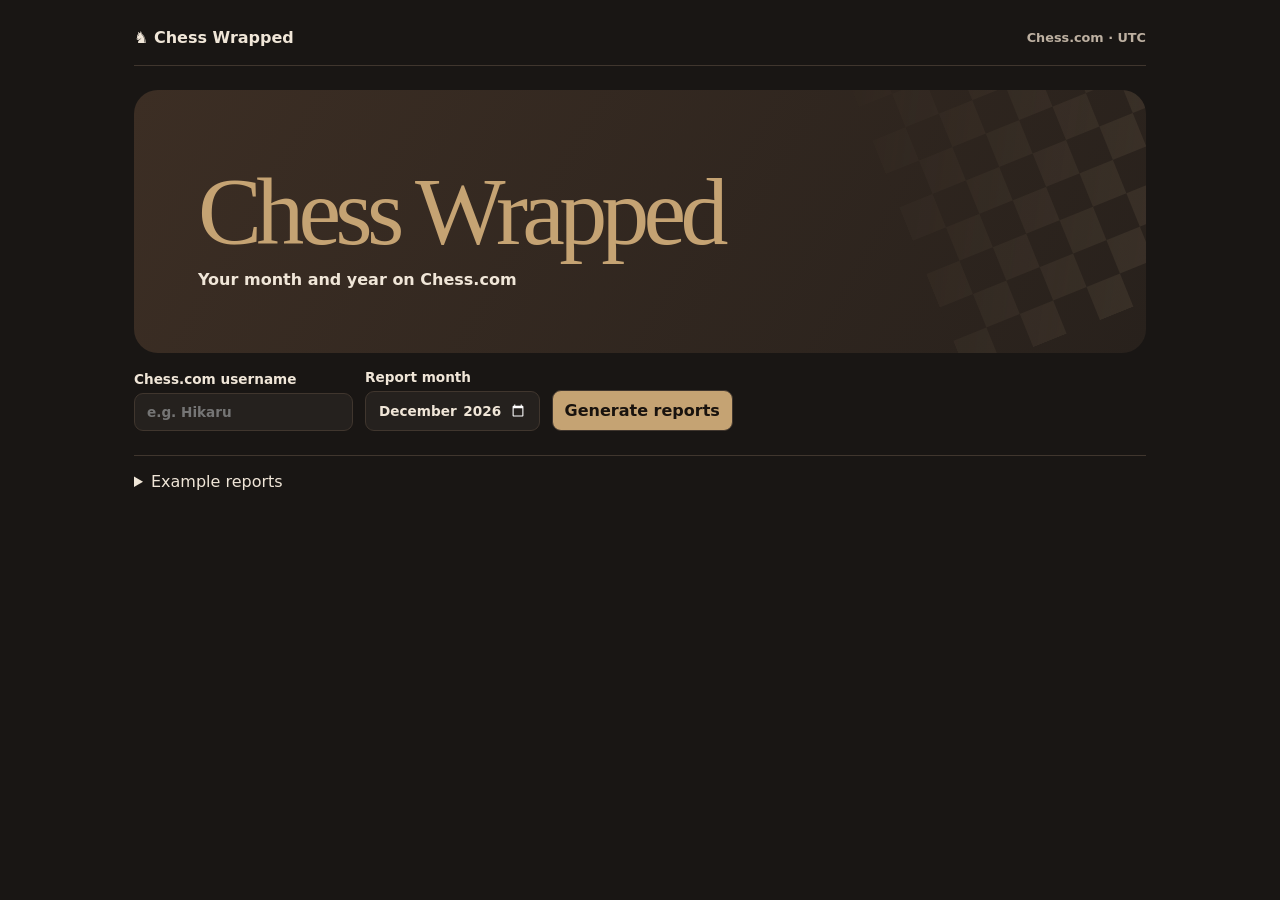
<file: index.html>
<!doctype html>
<html lang="en"><head><meta charset="utf-8"><meta name="viewport" content="width=device-width, initial-scale=1">
<title>Chess Wrapped</title><link rel="stylesheet" href="report.css"><style>

form{display:flex;flex-wrap:wrap;align-items:end;gap:12px}
label{display:grid;gap:6px;font-size:.85rem;font-weight:650}
input,button{font:inherit;padding:10px 12px;border-radius:9px;border:1px solid var(--line)}
input{background:var(--panel);color:var(--ink)}
button{cursor:pointer;background:var(--gold);color:#19130e;font-weight:700}
button:disabled{opacity:.65;cursor:wait}
button[aria-pressed="false"]{background:var(--panel);color:var(--ink)}
#controls[hidden]{display:none}
#controls{display:flex;gap:8px;flex-wrap:wrap;align-items:center}
#status{color:var(--muted)}
#examples{margin-top:24px;border-top:1px solid var(--line);padding-top:16px}
#examples a{display:inline-block;color:var(--gold);margin:8px 16px 0 0}
#report{margin-top:12px}
</style></head><body>
<main>
<header><span>♞ Chess Wrapped</span><span>Chess.com · UTC</span></header>
<section class="hero" id="intro"><h1>Chess Wrapped</h1><p>Your month and year on Chess.com</p></section>
<form id="lookup">
<label>Chess.com username<input name="username" type="text" required maxlength="64" autocomplete="off" spellcheck="false" placeholder="e.g. Hikaru"></label>
<label>Report month<input name="month" type="month" required min="2007-01"></label>
<button type="submit">Generate reports</button>
</form>
<p id="status" role="status" aria-live="polite"></p>
<div id="controls" hidden>
<button type="button" id="monthly" aria-pressed="true">Monthly</button>
<button type="button" id="yearly" aria-pressed="false">Yearly</button>
<button type="button" id="download">Download HTML</button>
</div>
<div id="report"></div>
<details id="examples"><summary>Example reports</summary>
<a href="demo-knightshift-2026-11.html">Knightshift · November</a>
<a href="demo-knightshift-2026.html">Knightshift · 2026</a>
<a href="hikaru-2026-11.html">Hikaru · November</a>
<a href="hikaru-2026.html">Hikaru · 2026</a>
</details>
</main>
<script type="module" src="app.js"></script>
</body></html>
</file>
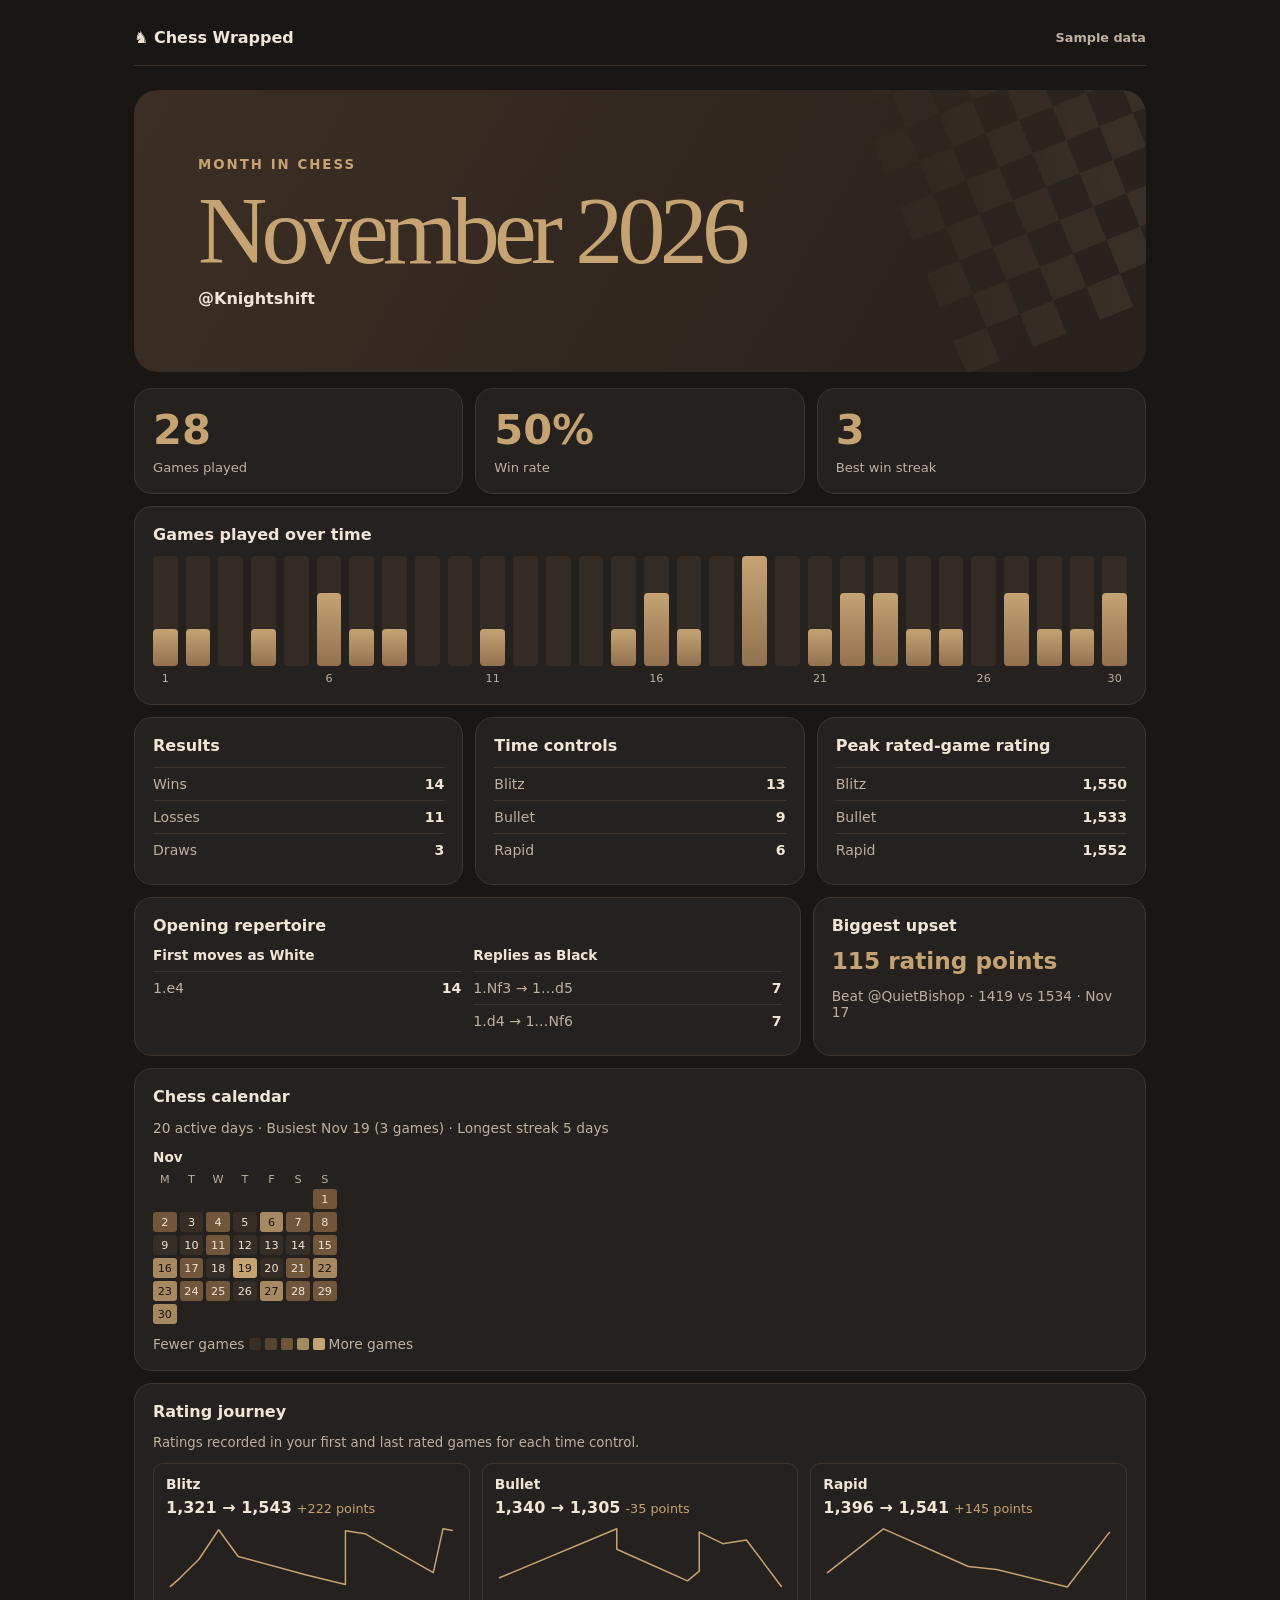
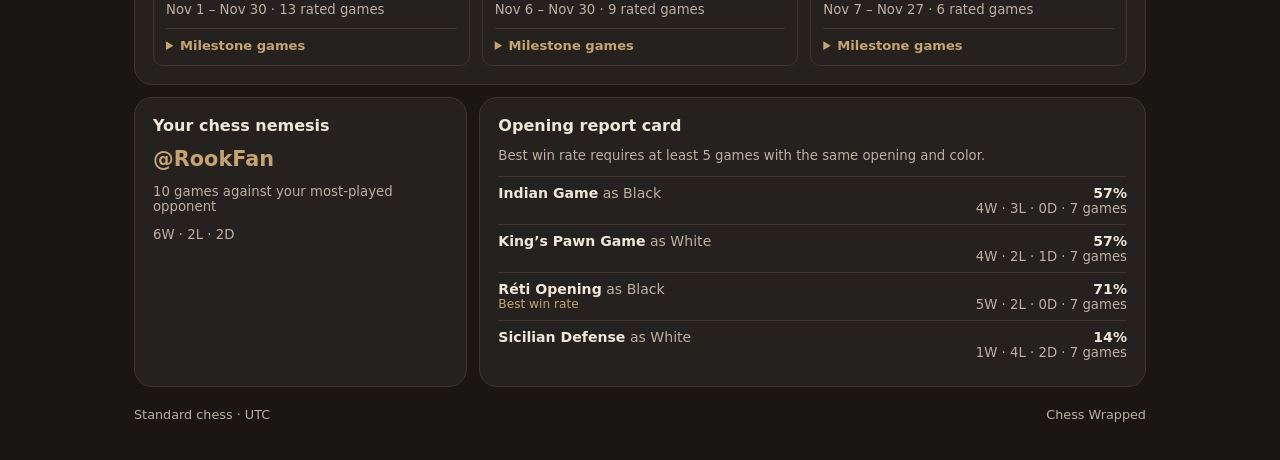
<file: demo-knightshift-2026-11.html>
<!doctype html>
<html lang="en">
<head>
<meta charset="utf-8">
<meta name="viewport" content="width=device-width, initial-scale=1">
<title>Knightshift · November 2026 · Chess Wrapped</title>
<style>
:root{color-scheme:dark;--ink:#f0e6d8;--muted:#bdb0a1;--gold:#c5a373;--panel:#25211e;--line:#40362e}
*{box-sizing:border-box}
body{margin:0;background:#191614;color:var(--ink);font:16px system-ui,sans-serif}
main{max-width:1060px;margin:auto;padding:28px 24px 38px}
header,footer{display:flex;justify-content:space-between;gap:1rem;align-items:center}
header{border-bottom:1px solid var(--line);padding-bottom:18px;font-weight:700}
header span:last-child,footer{color:var(--muted);font-size:.8rem}
.hero{position:relative;isolation:isolate;overflow:hidden;background:linear-gradient(120deg,#3c2e24,#28211c);color:var(--ink);border-radius:24px;padding:clamp(24px,6vw,64px);margin:24px 0 16px}
.hero::after{content:"";position:absolute;z-index:-1;width:360px;height:360px;right:-100px;top:-130px;transform:rotate(-22deg);background:repeating-conic-gradient(#d9bd9422 0% 25%,transparent 0% 50%) 0/72px 72px;mask-image:linear-gradient(120deg,transparent,#000)}
h1{font:500 clamp(2.7rem,8vw,6rem)/.96 Georgia,serif;letter-spacing:-.06em;margin:12px 0}
.hero h1,.hero small{color:var(--gold)}
.hero p{margin:0;font-weight:700;overflow-wrap:anywhere}
.hero small{text-transform:uppercase;letter-spacing:.15em;font-weight:800}
.tiles,.details{display:grid;grid-template-columns:repeat(3,minmax(0,1fr));gap:12px}
.tile,article{background:var(--panel);border:1px solid var(--line);border-radius:18px;padding:18px}
.tile strong{display:block;color:var(--gold);font-size:clamp(1.3rem,4vw,2.6rem);line-height:1.1}
.tile span{display:block;color:var(--muted);font-size:.82rem;margin-top:7px}
.activity{margin:12px 0}
h2{font-size:1rem;margin:0 0 12px}
.chart{height:130px;display:flex;gap:clamp(2px,.7vw,8px);padding:0 0 20px}
.bar{flex:1;min-width:0;position:relative;display:flex;align-items:flex-end;background:#342b24;border-radius:4px}
.bar span{width:100%;background:linear-gradient(#c5a373,#92714f);border-radius:4px}
.bar small{position:absolute;left:50%;transform:translateX(-50%);bottom:-19px;color:var(--muted);font-size:clamp(.5rem,1.6vw,.7rem)}
ul{margin:0;padding:0;list-style:none}
li{display:flex;justify-content:space-between;gap:10px;padding:8px 0;border-top:1px solid var(--line);color:var(--muted);font-size:.88rem}
li strong{color:var(--ink)}
footer{margin-top:20px}
@media(max-width:560px){main{padding:20px 12px}.details{grid-template-columns:1fr}.tile{padding:12px}.tile span{font-size:.72rem}}
@media print{body{-webkit-print-color-adjust:exact;print-color-adjust:exact}}
.report-highlights{display:grid;grid-template-columns:2fr 1fr;gap:12px;margin-top:12px}
.report-highlights h3{font-size:.85rem;margin:0 0 8px}
.report-highlights p,.calendar-legend{font-size:.86rem;color:var(--muted)}
.opening-columns{display:grid;grid-template-columns:repeat(2,minmax(0,1fr));gap:12px}
.upset-gap{font-size:1.45rem;color:var(--gold)}
.report-highlights a{color:var(--gold);text-underline-offset:.2em}
.chess-calendar{grid-column:1/-1}
.calendar-months{display:grid;grid-template-columns:repeat(auto-fill,minmax(152px,1fr));gap:14px}
.calendar-month{max-width:230px;width:100%}
.calendar-grid{display:grid;grid-template-columns:repeat(7,minmax(0,1fr));gap:3px;text-align:center;font-size:.7rem;color:var(--muted)}
.calendar-day{display:grid;place-items:center;min-height:20px;border-radius:3px;color:var(--ink)}
.calendar-legend{display:flex;gap:4px;align-items:center;margin-top:12px}
.calendar-legend span{display:inline-block;width:12px;height:12px;border-radius:2px}
.level-0{background:#352d26}
.level-1{background:#574533}
.level-2{background:#71563c;color:var(--ink)}
.level-3{background:#a78961;color:#19130e}
.level-4{background:var(--gold);color:#19130e}
@media(max-width:680px){.report-highlights{grid-template-columns:1fr}}
.performance{display:grid;grid-template-columns:1fr 2fr;gap:12px;margin-top:12px}
.performance h3{font-size:.86rem;margin:0 0 6px}
.performance p,.rating-dates,.opening-score span{font-size:.83rem;color:var(--muted)}
.rating-journey{grid-column:1/-1}
.rating-series-grid{display:grid;grid-template-columns:repeat(auto-fit,minmax(min(100%,195px),1fr));gap:12px}
.rating-series{padding:12px;border:1px solid var(--line);border-radius:10px}
.rating-change{display:inline-block;margin-left:5px;color:var(--gold);font-size:.8rem}
.rating-series svg{display:block;width:100%;margin:6px 0;color:var(--gold)}
.rating-series polyline{fill:none;stroke:currentColor;stroke-width:1.5;vector-effect:non-scaling-stroke;stroke-linejoin:round}
.rating-series circle{fill:currentColor}
.performance-leader{font-size:1.3rem;color:var(--gold);overflow-wrap:anywhere}
.opening-score{text-align:right;flex-shrink:0}
.opening-score span{display:block}
.opening-best{display:block;color:var(--gold);font-size:.76rem}
.opening-replays a{color:var(--gold);display:inline-block;margin:4px 8px 0 0;font-size:.76rem;text-underline-offset:.15em}
@media(max-width:680px){.performance{grid-template-columns:1fr}.opening-score{white-space:normal;max-width:45%}}
.rating-milestones{margin-top:10px;border-top:1px solid var(--line);padding-top:9px;font-size:.82rem}
.rating-milestones summary{cursor:pointer;color:var(--gold);font-weight:650}
.rating-milestones ul{margin-top:8px}
.rating-milestones li span,.rating-milestones li a{display:block;margin-top:3px;overflow-wrap:anywhere}
.rating-milestones a{color:var(--gold);text-underline-offset:.18em}
</style>
</head>
<body>
<main>
<header><span>♞ Chess Wrapped</span><span>Sample data</span></header>
<section class="hero"><small>Month in chess</small><h1>November 2026</h1><p>@Knightshift</p></section>

<section class="tiles" aria-label="Highlights"><div class="tile"><strong>28</strong><span>Games played</span></div><div class="tile"><strong>50%</strong><span>Win rate</span></div><div class="tile"><strong>3</strong><span>Best win streak</span></div></section>
<article class="activity"><h2>Games played over time</h2><div class="chart"><div class="bar" title="1: 1 games"><span style="height:33.33%"></span><small>1</small></div><div class="bar" title="2: 1 games"><span style="height:33.33%"></span><small></small></div><div class="bar" title="3: 0 games"><span style="height:0.00%"></span><small></small></div><div class="bar" title="4: 1 games"><span style="height:33.33%"></span><small></small></div><div class="bar" title="5: 0 games"><span style="height:0.00%"></span><small></small></div><div class="bar" title="6: 2 games"><span style="height:66.67%"></span><small>6</small></div><div class="bar" title="7: 1 games"><span style="height:33.33%"></span><small></small></div><div class="bar" title="8: 1 games"><span style="height:33.33%"></span><small></small></div><div class="bar" title="9: 0 games"><span style="height:0.00%"></span><small></small></div><div class="bar" title="10: 0 games"><span style="height:0.00%"></span><small></small></div><div class="bar" title="11: 1 games"><span style="height:33.33%"></span><small>11</small></div><div class="bar" title="12: 0 games"><span style="height:0.00%"></span><small></small></div><div class="bar" title="13: 0 games"><span style="height:0.00%"></span><small></small></div><div class="bar" title="14: 0 games"><span style="height:0.00%"></span><small></small></div><div class="bar" title="15: 1 games"><span style="height:33.33%"></span><small></small></div><div class="bar" title="16: 2 games"><span style="height:66.67%"></span><small>16</small></div><div class="bar" title="17: 1 games"><span style="height:33.33%"></span><small></small></div><div class="bar" title="18: 0 games"><span style="height:0.00%"></span><small></small></div><div class="bar" title="19: 3 games"><span style="height:100.00%"></span><small></small></div><div class="bar" title="20: 0 games"><span style="height:0.00%"></span><small></small></div><div class="bar" title="21: 1 games"><span style="height:33.33%"></span><small>21</small></div><div class="bar" title="22: 2 games"><span style="height:66.67%"></span><small></small></div><div class="bar" title="23: 2 games"><span style="height:66.67%"></span><small></small></div><div class="bar" title="24: 1 games"><span style="height:33.33%"></span><small></small></div><div class="bar" title="25: 1 games"><span style="height:33.33%"></span><small></small></div><div class="bar" title="26: 0 games"><span style="height:0.00%"></span><small>26</small></div><div class="bar" title="27: 2 games"><span style="height:66.67%"></span><small></small></div><div class="bar" title="28: 1 games"><span style="height:33.33%"></span><small></small></div><div class="bar" title="29: 1 games"><span style="height:33.33%"></span><small></small></div><div class="bar" title="30: 2 games"><span style="height:66.67%"></span><small>30</small></div></div></article>
<section class="details">
<article><h2>Results</h2><ul><li>Wins<strong>14</strong></li><li>Losses<strong>11</strong></li><li>Draws<strong>3</strong></li></ul></article>
<article><h2>Time controls</h2><ul><li>Blitz<strong>13</strong></li><li>Bullet<strong>9</strong></li><li>Rapid<strong>6</strong></li></ul></article>
<article><h2>Peak rated-game rating</h2><ul><li>Blitz<strong>1,550</strong></li><li>Bullet<strong>1,533</strong></li><li>Rapid<strong>1,552</strong></li></ul></article>
</section>

    <section class="report-highlights">
      <article><h2>Opening repertoire</h2><div class="opening-columns">
        <div><h3>First moves as White</h3><ul><li>1.e4<strong>14</strong></li></ul></div>
        <div><h3>Replies as Black</h3><ul><li>1.Nf3 → 1…d5<strong>7</strong></li><li>1.d4 → 1…Nf6<strong>7</strong></li></ul></div>
      </div></article>
      <article><h2>Biggest upset</h2><strong class="upset-gap">115 rating points</strong><p>Beat @QuietBishop · 1419 vs 1534 · Nov 17</p></article>
      <article class="chess-calendar"><h2>Chess calendar</h2><p>20 active days · Busiest Nov 19 (3 games) · Longest streak 5 days</p>
        <div class="calendar-months"><div class="calendar-month"><h3>Nov</h3><div class="calendar-grid"><span>M</span><span>T</span><span>W</span><span>T</span><span>F</span><span>S</span><span>S</span><span class="calendar-pad" aria-hidden="true"></span><span class="calendar-pad" aria-hidden="true"></span><span class="calendar-pad" aria-hidden="true"></span><span class="calendar-pad" aria-hidden="true"></span><span class="calendar-pad" aria-hidden="true"></span><span class="calendar-pad" aria-hidden="true"></span><span class="calendar-day level-2" role="img" aria-label="Nov 1 · 1 game" title="Nov 1 · 1 game">1</span><span class="calendar-day level-2" role="img" aria-label="Nov 2 · 1 game" title="Nov 2 · 1 game">2</span><span class="calendar-day level-0" role="img" aria-label="Nov 3 · 0 games" title="Nov 3 · 0 games">3</span><span class="calendar-day level-2" role="img" aria-label="Nov 4 · 1 game" title="Nov 4 · 1 game">4</span><span class="calendar-day level-0" role="img" aria-label="Nov 5 · 0 games" title="Nov 5 · 0 games">5</span><span class="calendar-day level-3" role="img" aria-label="Nov 6 · 2 games" title="Nov 6 · 2 games">6</span><span class="calendar-day level-2" role="img" aria-label="Nov 7 · 1 game" title="Nov 7 · 1 game">7</span><span class="calendar-day level-2" role="img" aria-label="Nov 8 · 1 game" title="Nov 8 · 1 game">8</span><span class="calendar-day level-0" role="img" aria-label="Nov 9 · 0 games" title="Nov 9 · 0 games">9</span><span class="calendar-day level-0" role="img" aria-label="Nov 10 · 0 games" title="Nov 10 · 0 games">10</span><span class="calendar-day level-2" role="img" aria-label="Nov 11 · 1 game" title="Nov 11 · 1 game">11</span><span class="calendar-day level-0" role="img" aria-label="Nov 12 · 0 games" title="Nov 12 · 0 games">12</span><span class="calendar-day level-0" role="img" aria-label="Nov 13 · 0 games" title="Nov 13 · 0 games">13</span><span class="calendar-day level-0" role="img" aria-label="Nov 14 · 0 games" title="Nov 14 · 0 games">14</span><span class="calendar-day level-2" role="img" aria-label="Nov 15 · 1 game" title="Nov 15 · 1 game">15</span><span class="calendar-day level-3" role="img" aria-label="Nov 16 · 2 games" title="Nov 16 · 2 games">16</span><span class="calendar-day level-2" role="img" aria-label="Nov 17 · 1 game" title="Nov 17 · 1 game">17</span><span class="calendar-day level-0" role="img" aria-label="Nov 18 · 0 games" title="Nov 18 · 0 games">18</span><span class="calendar-day level-4" role="img" aria-label="Nov 19 · 3 games" title="Nov 19 · 3 games">19</span><span class="calendar-day level-0" role="img" aria-label="Nov 20 · 0 games" title="Nov 20 · 0 games">20</span><span class="calendar-day level-2" role="img" aria-label="Nov 21 · 1 game" title="Nov 21 · 1 game">21</span><span class="calendar-day level-3" role="img" aria-label="Nov 22 · 2 games" title="Nov 22 · 2 games">22</span><span class="calendar-day level-3" role="img" aria-label="Nov 23 · 2 games" title="Nov 23 · 2 games">23</span><span class="calendar-day level-2" role="img" aria-label="Nov 24 · 1 game" title="Nov 24 · 1 game">24</span><span class="calendar-day level-2" role="img" aria-label="Nov 25 · 1 game" title="Nov 25 · 1 game">25</span><span class="calendar-day level-0" role="img" aria-label="Nov 26 · 0 games" title="Nov 26 · 0 games">26</span><span class="calendar-day level-3" role="img" aria-label="Nov 27 · 2 games" title="Nov 27 · 2 games">27</span><span class="calendar-day level-2" role="img" aria-label="Nov 28 · 1 game" title="Nov 28 · 1 game">28</span><span class="calendar-day level-2" role="img" aria-label="Nov 29 · 1 game" title="Nov 29 · 1 game">29</span><span class="calendar-day level-3" role="img" aria-label="Nov 30 · 2 games" title="Nov 30 · 2 games">30</span></div></div></div>
        <div class="calendar-legend">Fewer games <span class="level-0"></span><span class="level-1"></span><span class="level-2"></span><span class="level-3"></span><span class="level-4"></span> More games</div>
      </article>
    </section>
<section class="performance">
      <article class="rating-journey"><h2>Rating journey</h2><p>Ratings recorded in your first and last rated games for each time control.</p><div class="rating-series-grid"><div class="rating-series"><h3>Blitz</h3>
      <strong>1,321 → 1,543</strong><span class="rating-change">+222 points</span>
      <svg viewBox="0 0 300 72" role="img" aria-label="Rating chart, low 1321, high 1550">
        <polyline points="4.0,66.0 14.1,57.1 34.2,37.2 54.3,7.0 74.5,34.6 145.0,53.7 185.2,63.4 185.2,8.1 205.4,11.0 215.4,17.0 275.9,51.3 285.9,6.0 296.0,7.8"/></svg>
      <span class="rating-dates">Nov 1 – Nov 30 · 13 rated games</span>
      <details class="rating-milestones"><summary>Milestone games</summary><ul><li><div><strong>First · 1,321</strong><span>Nov 1 · Win · vs @RookFan</span></div></li><li><div><strong>Peak rating · 1,550</strong><span>Nov 29 · Loss · vs @CastleClub</span></div></li><li><div><strong>Last · 1,543</strong><span>Nov 30 · Loss · vs @RookFan</span></div></li></ul></details></div><div class="rating-series"><h3>Bullet</h3>
      <strong>1,340 → 1,305</strong><span class="rating-change">-35 points</span>
      <svg viewBox="0 0 300 72" role="img" aria-label="Rating chart, low 1305, high 1533">
        <polyline points="4.0,56.8 125.7,6.0 125.7,27.1 198.7,59.7 210.8,49.7 210.8,9.4 235.2,21.3 259.5,17.6 296.0,66.0"/></svg>
      <span class="rating-dates">Nov 6 – Nov 30 · 9 rated games</span>
      <details class="rating-milestones"><summary>Milestone games</summary><ul><li><div><strong>First · 1,340</strong><span>Nov 6 · Win · vs @RookFan</span></div></li><li><div><strong>Peak rating · 1,533</strong><span>Nov 16 · Loss · vs @QuietBishop</span></div></li><li><div><strong>Last · 1,305</strong><span>Nov 30 · Loss · vs @CastleClub</span></div></li></ul></details></div><div class="rating-series"><h3>Rapid</h3>
      <strong>1,396 → 1,541</strong><span class="rating-change">+145 points</span>
      <svg viewBox="0 0 300 72" role="img" aria-label="Rating chart, low 1347, high 1552">
        <polyline points="4.0,51.7 62.4,6.0 150.0,44.9 179.2,47.9 252.2,66.0 296.0,9.2"/></svg>
      <span class="rating-dates">Nov 7 – Nov 27 · 6 rated games</span>
      <details class="rating-milestones"><summary>Milestone games</summary><ul><li><div><strong>First · 1,396</strong><span>Nov 7 · Win · vs @QuietBishop</span></div></li><li><div><strong>Peak rating · 1,552</strong><span>Nov 11 · Win · vs @RookFan</span></div></li><li><div><strong>Last · 1,541</strong><span>Nov 27 · Loss · vs @QuietBishop</span></div></li></ul></details></div></div></article>
      <article><h2>Your chess nemesis</h2><strong class="performance-leader">@RookFan</strong><p>10 games against your most-played opponent</p><p>6W · 2L · 2D</p></article>
      <article><h2>Opening report card</h2><p>Best win rate requires at least 5 games with the same opening and color.</p><ul><li><div><strong>Indian Game</strong> <span>as Black</span>
          <div class="opening-replays"></div></div>
          <div class="opening-score"><strong>57%</strong><span>4W · 3L · 0D · 7 games</span></div></li><li><div><strong>King’s Pawn Game</strong> <span>as White</span>
          <div class="opening-replays"></div></div>
          <div class="opening-score"><strong>57%</strong><span>4W · 2L · 1D · 7 games</span></div></li><li><div><strong>Réti Opening</strong> <span>as Black</span>
          <span class="opening-best">Best win rate</span><div class="opening-replays"></div></div>
          <div class="opening-score"><strong>71%</strong><span>5W · 2L · 0D · 7 games</span></div></li><li><div><strong>Sicilian Defense</strong> <span>as White</span>
          <div class="opening-replays"></div></div>
          <div class="opening-score"><strong>14%</strong><span>1W · 4L · 2D · 7 games</span></div></li></ul></article>
    </section>
<footer><span>Standard chess · UTC</span><span>Chess Wrapped</span></footer>
</main>
</body>
</html>
</file>
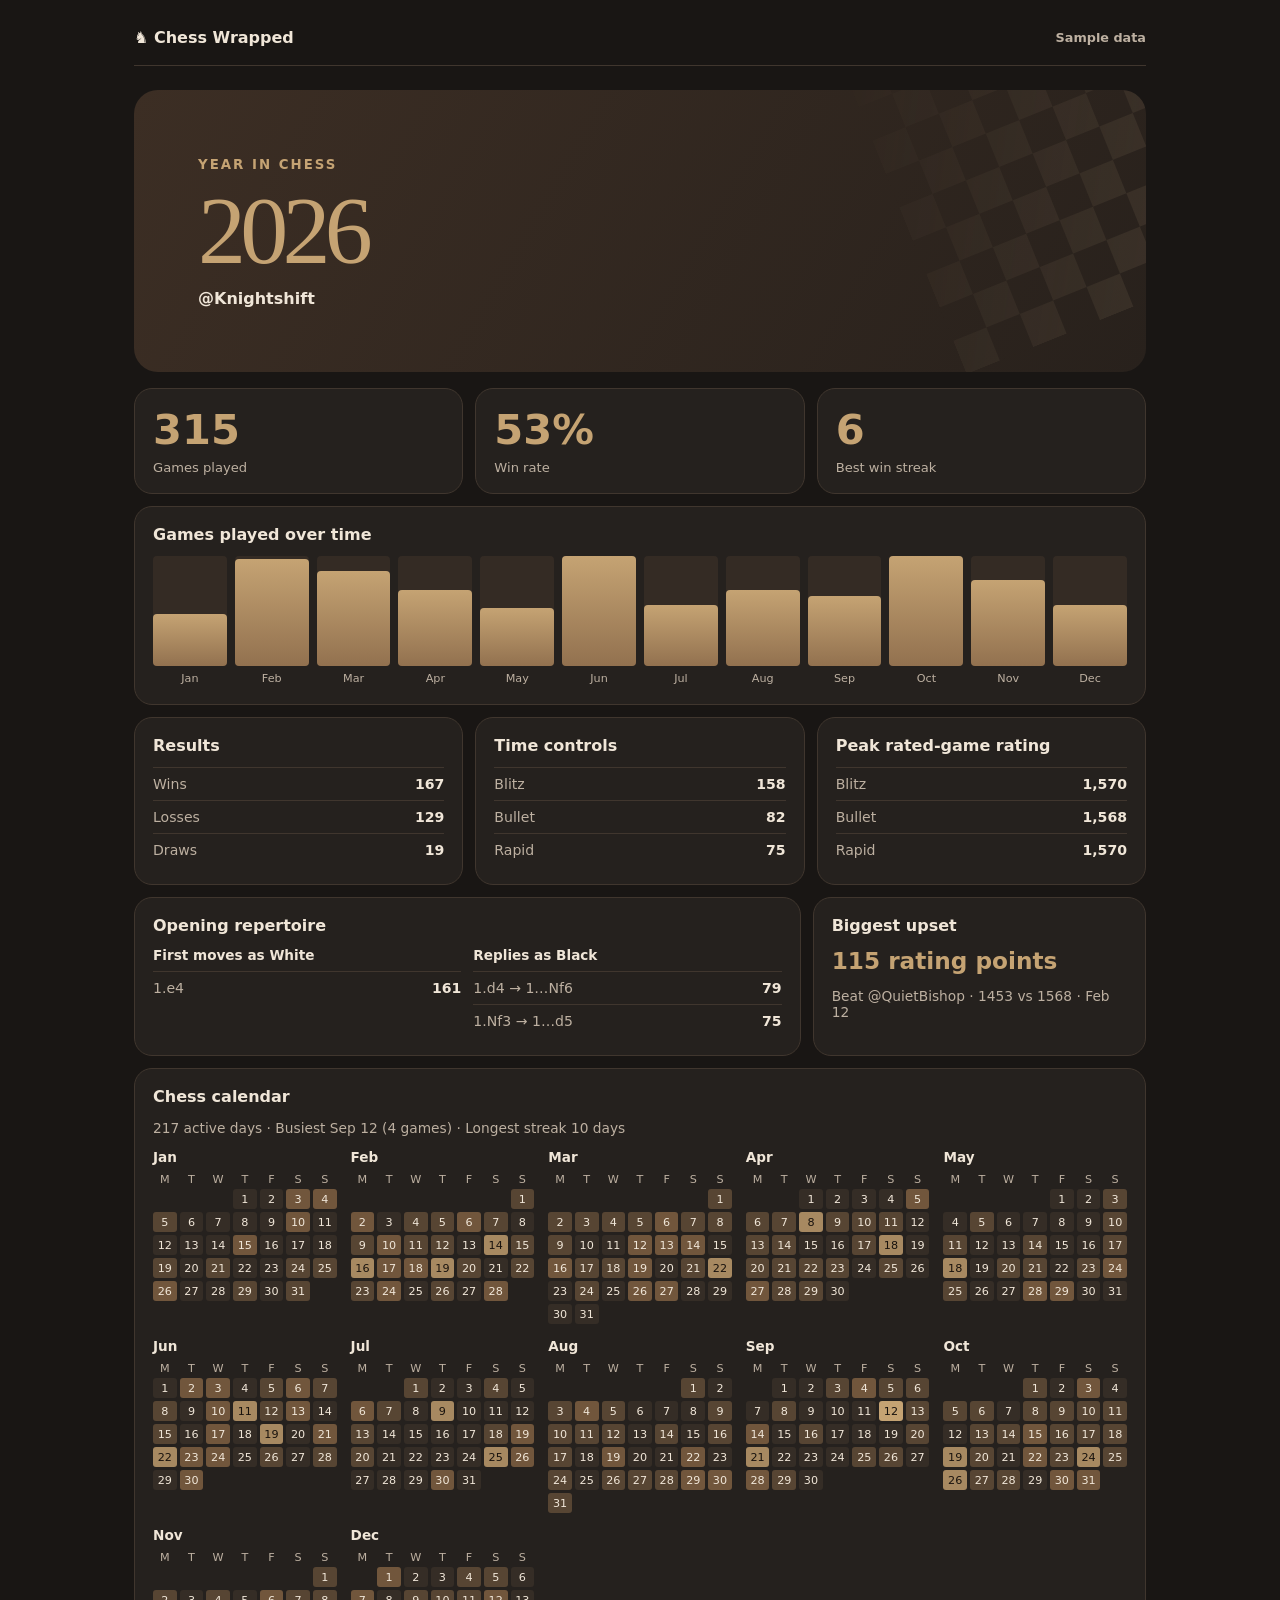
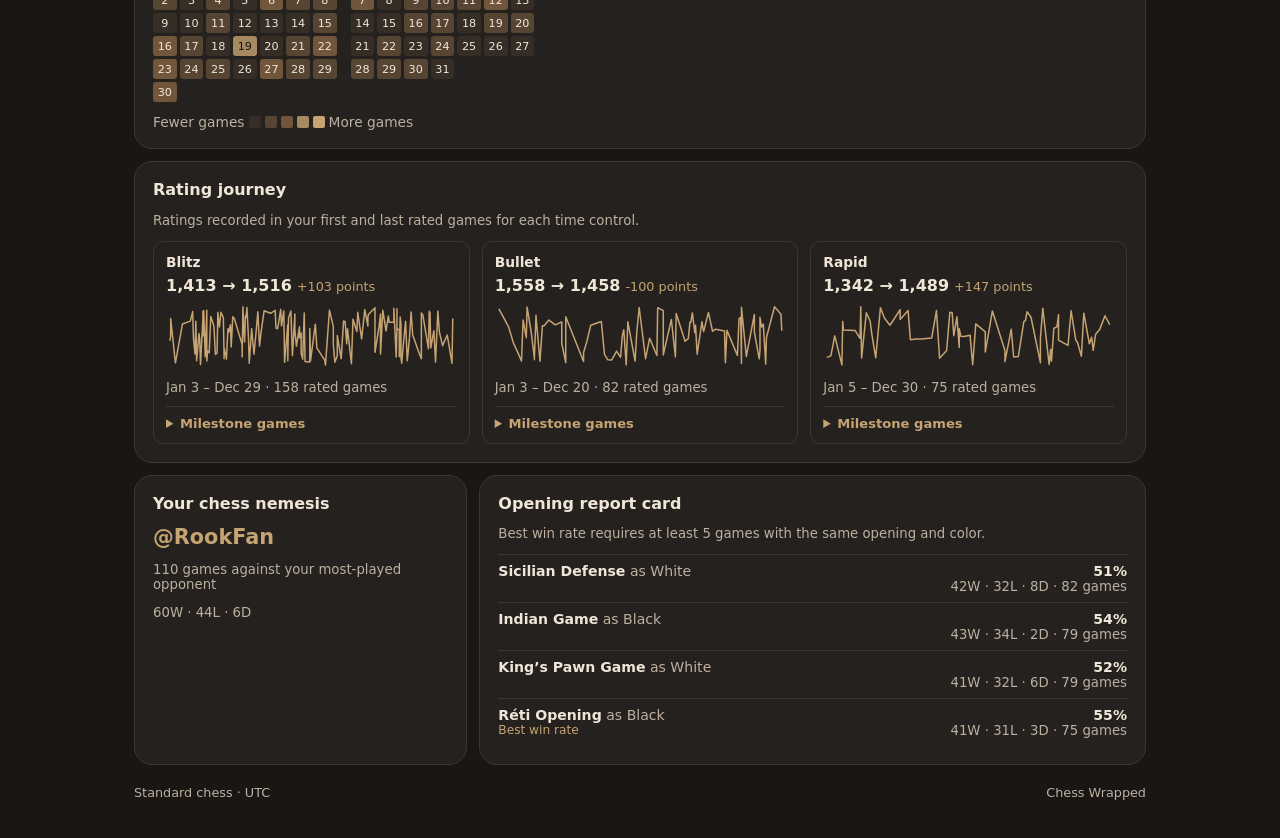
<file: demo-knightshift-2026.html>
<!doctype html>
<html lang="en">
<head>
<meta charset="utf-8">
<meta name="viewport" content="width=device-width, initial-scale=1">
<title>Knightshift · 2026 · Chess Wrapped</title>
<style>
:root{color-scheme:dark;--ink:#f0e6d8;--muted:#bdb0a1;--gold:#c5a373;--panel:#25211e;--line:#40362e}
*{box-sizing:border-box}
body{margin:0;background:#191614;color:var(--ink);font:16px system-ui,sans-serif}
main{max-width:1060px;margin:auto;padding:28px 24px 38px}
header,footer{display:flex;justify-content:space-between;gap:1rem;align-items:center}
header{border-bottom:1px solid var(--line);padding-bottom:18px;font-weight:700}
header span:last-child,footer{color:var(--muted);font-size:.8rem}
.hero{position:relative;isolation:isolate;overflow:hidden;background:linear-gradient(120deg,#3c2e24,#28211c);color:var(--ink);border-radius:24px;padding:clamp(24px,6vw,64px);margin:24px 0 16px}
.hero::after{content:"";position:absolute;z-index:-1;width:360px;height:360px;right:-100px;top:-130px;transform:rotate(-22deg);background:repeating-conic-gradient(#d9bd9422 0% 25%,transparent 0% 50%) 0/72px 72px;mask-image:linear-gradient(120deg,transparent,#000)}
h1{font:500 clamp(2.7rem,8vw,6rem)/.96 Georgia,serif;letter-spacing:-.06em;margin:12px 0}
.hero h1,.hero small{color:var(--gold)}
.hero p{margin:0;font-weight:700;overflow-wrap:anywhere}
.hero small{text-transform:uppercase;letter-spacing:.15em;font-weight:800}
.tiles,.details{display:grid;grid-template-columns:repeat(3,minmax(0,1fr));gap:12px}
.tile,article{background:var(--panel);border:1px solid var(--line);border-radius:18px;padding:18px}
.tile strong{display:block;color:var(--gold);font-size:clamp(1.3rem,4vw,2.6rem);line-height:1.1}
.tile span{display:block;color:var(--muted);font-size:.82rem;margin-top:7px}
.activity{margin:12px 0}
h2{font-size:1rem;margin:0 0 12px}
.chart{height:130px;display:flex;gap:clamp(2px,.7vw,8px);padding:0 0 20px}
.bar{flex:1;min-width:0;position:relative;display:flex;align-items:flex-end;background:#342b24;border-radius:4px}
.bar span{width:100%;background:linear-gradient(#c5a373,#92714f);border-radius:4px}
.bar small{position:absolute;left:50%;transform:translateX(-50%);bottom:-19px;color:var(--muted);font-size:clamp(.5rem,1.6vw,.7rem)}
ul{margin:0;padding:0;list-style:none}
li{display:flex;justify-content:space-between;gap:10px;padding:8px 0;border-top:1px solid var(--line);color:var(--muted);font-size:.88rem}
li strong{color:var(--ink)}
footer{margin-top:20px}
@media(max-width:560px){main{padding:20px 12px}.details{grid-template-columns:1fr}.tile{padding:12px}.tile span{font-size:.72rem}}
@media print{body{-webkit-print-color-adjust:exact;print-color-adjust:exact}}
.report-highlights{display:grid;grid-template-columns:2fr 1fr;gap:12px;margin-top:12px}
.report-highlights h3{font-size:.85rem;margin:0 0 8px}
.report-highlights p,.calendar-legend{font-size:.86rem;color:var(--muted)}
.opening-columns{display:grid;grid-template-columns:repeat(2,minmax(0,1fr));gap:12px}
.upset-gap{font-size:1.45rem;color:var(--gold)}
.report-highlights a{color:var(--gold);text-underline-offset:.2em}
.chess-calendar{grid-column:1/-1}
.calendar-months{display:grid;grid-template-columns:repeat(auto-fill,minmax(152px,1fr));gap:14px}
.calendar-month{max-width:230px;width:100%}
.calendar-grid{display:grid;grid-template-columns:repeat(7,minmax(0,1fr));gap:3px;text-align:center;font-size:.7rem;color:var(--muted)}
.calendar-day{display:grid;place-items:center;min-height:20px;border-radius:3px;color:var(--ink)}
.calendar-legend{display:flex;gap:4px;align-items:center;margin-top:12px}
.calendar-legend span{display:inline-block;width:12px;height:12px;border-radius:2px}
.level-0{background:#352d26}
.level-1{background:#574533}
.level-2{background:#71563c;color:var(--ink)}
.level-3{background:#a78961;color:#19130e}
.level-4{background:var(--gold);color:#19130e}
@media(max-width:680px){.report-highlights{grid-template-columns:1fr}}
.performance{display:grid;grid-template-columns:1fr 2fr;gap:12px;margin-top:12px}
.performance h3{font-size:.86rem;margin:0 0 6px}
.performance p,.rating-dates,.opening-score span{font-size:.83rem;color:var(--muted)}
.rating-journey{grid-column:1/-1}
.rating-series-grid{display:grid;grid-template-columns:repeat(auto-fit,minmax(min(100%,195px),1fr));gap:12px}
.rating-series{padding:12px;border:1px solid var(--line);border-radius:10px}
.rating-change{display:inline-block;margin-left:5px;color:var(--gold);font-size:.8rem}
.rating-series svg{display:block;width:100%;margin:6px 0;color:var(--gold)}
.rating-series polyline{fill:none;stroke:currentColor;stroke-width:1.5;vector-effect:non-scaling-stroke;stroke-linejoin:round}
.rating-series circle{fill:currentColor}
.performance-leader{font-size:1.3rem;color:var(--gold);overflow-wrap:anywhere}
.opening-score{text-align:right;flex-shrink:0}
.opening-score span{display:block}
.opening-best{display:block;color:var(--gold);font-size:.76rem}
.opening-replays a{color:var(--gold);display:inline-block;margin:4px 8px 0 0;font-size:.76rem;text-underline-offset:.15em}
@media(max-width:680px){.performance{grid-template-columns:1fr}.opening-score{white-space:normal;max-width:45%}}
.rating-milestones{margin-top:10px;border-top:1px solid var(--line);padding-top:9px;font-size:.82rem}
.rating-milestones summary{cursor:pointer;color:var(--gold);font-weight:650}
.rating-milestones ul{margin-top:8px}
.rating-milestones li span,.rating-milestones li a{display:block;margin-top:3px;overflow-wrap:anywhere}
.rating-milestones a{color:var(--gold);text-underline-offset:.18em}
</style>
</head>
<body>
<main>
<header><span>♞ Chess Wrapped</span><span>Sample data</span></header>
<section class="hero"><small>Year in chess</small><h1>2026</h1><p>@Knightshift</p></section>

<section class="tiles" aria-label="Highlights"><div class="tile"><strong>315</strong><span>Games played</span></div><div class="tile"><strong>53%</strong><span>Win rate</span></div><div class="tile"><strong>6</strong><span>Best win streak</span></div></section>
<article class="activity"><h2>Games played over time</h2><div class="chart"><div class="bar" title="Jan: 17 games"><span style="height:47.22%"></span><small>Jan</small></div><div class="bar" title="Feb: 35 games"><span style="height:97.22%"></span><small>Feb</small></div><div class="bar" title="Mar: 31 games"><span style="height:86.11%"></span><small>Mar</small></div><div class="bar" title="Apr: 25 games"><span style="height:69.44%"></span><small>Apr</small></div><div class="bar" title="May: 19 games"><span style="height:52.78%"></span><small>May</small></div><div class="bar" title="Jun: 36 games"><span style="height:100.00%"></span><small>Jun</small></div><div class="bar" title="Jul: 20 games"><span style="height:55.56%"></span><small>Jul</small></div><div class="bar" title="Aug: 25 games"><span style="height:69.44%"></span><small>Aug</small></div><div class="bar" title="Sep: 23 games"><span style="height:63.89%"></span><small>Sep</small></div><div class="bar" title="Oct: 36 games"><span style="height:100.00%"></span><small>Oct</small></div><div class="bar" title="Nov: 28 games"><span style="height:77.78%"></span><small>Nov</small></div><div class="bar" title="Dec: 20 games"><span style="height:55.56%"></span><small>Dec</small></div></div></article>
<section class="details">
<article><h2>Results</h2><ul><li>Wins<strong>167</strong></li><li>Losses<strong>129</strong></li><li>Draws<strong>19</strong></li></ul></article>
<article><h2>Time controls</h2><ul><li>Blitz<strong>158</strong></li><li>Bullet<strong>82</strong></li><li>Rapid<strong>75</strong></li></ul></article>
<article><h2>Peak rated-game rating</h2><ul><li>Blitz<strong>1,570</strong></li><li>Bullet<strong>1,568</strong></li><li>Rapid<strong>1,570</strong></li></ul></article>
</section>

    <section class="report-highlights">
      <article><h2>Opening repertoire</h2><div class="opening-columns">
        <div><h3>First moves as White</h3><ul><li>1.e4<strong>161</strong></li></ul></div>
        <div><h3>Replies as Black</h3><ul><li>1.d4 → 1…Nf6<strong>79</strong></li><li>1.Nf3 → 1…d5<strong>75</strong></li></ul></div>
      </div></article>
      <article><h2>Biggest upset</h2><strong class="upset-gap">115 rating points</strong><p>Beat @QuietBishop · 1453 vs 1568 · Feb 12</p></article>
      <article class="chess-calendar"><h2>Chess calendar</h2><p>217 active days · Busiest Sep 12 (4 games) · Longest streak 10 days</p>
        <div class="calendar-months"><div class="calendar-month"><h3>Jan</h3><div class="calendar-grid"><span>M</span><span>T</span><span>W</span><span>T</span><span>F</span><span>S</span><span>S</span><span class="calendar-pad" aria-hidden="true"></span><span class="calendar-pad" aria-hidden="true"></span><span class="calendar-pad" aria-hidden="true"></span><span class="calendar-day level-0" role="img" aria-label="Jan 1 · 0 games" title="Jan 1 · 0 games">1</span><span class="calendar-day level-0" role="img" aria-label="Jan 2 · 0 games" title="Jan 2 · 0 games">2</span><span class="calendar-day level-2" role="img" aria-label="Jan 3 · 2 games" title="Jan 3 · 2 games">3</span><span class="calendar-day level-2" role="img" aria-label="Jan 4 · 2 games" title="Jan 4 · 2 games">4</span><span class="calendar-day level-1" role="img" aria-label="Jan 5 · 1 game" title="Jan 5 · 1 game">5</span><span class="calendar-day level-0" role="img" aria-label="Jan 6 · 0 games" title="Jan 6 · 0 games">6</span><span class="calendar-day level-0" role="img" aria-label="Jan 7 · 0 games" title="Jan 7 · 0 games">7</span><span class="calendar-day level-0" role="img" aria-label="Jan 8 · 0 games" title="Jan 8 · 0 games">8</span><span class="calendar-day level-0" role="img" aria-label="Jan 9 · 0 games" title="Jan 9 · 0 games">9</span><span class="calendar-day level-2" role="img" aria-label="Jan 10 · 2 games" title="Jan 10 · 2 games">10</span><span class="calendar-day level-0" role="img" aria-label="Jan 11 · 0 games" title="Jan 11 · 0 games">11</span><span class="calendar-day level-0" role="img" aria-label="Jan 12 · 0 games" title="Jan 12 · 0 games">12</span><span class="calendar-day level-0" role="img" aria-label="Jan 13 · 0 games" title="Jan 13 · 0 games">13</span><span class="calendar-day level-0" role="img" aria-label="Jan 14 · 0 games" title="Jan 14 · 0 games">14</span><span class="calendar-day level-2" role="img" aria-label="Jan 15 · 2 games" title="Jan 15 · 2 games">15</span><span class="calendar-day level-0" role="img" aria-label="Jan 16 · 0 games" title="Jan 16 · 0 games">16</span><span class="calendar-day level-0" role="img" aria-label="Jan 17 · 0 games" title="Jan 17 · 0 games">17</span><span class="calendar-day level-0" role="img" aria-label="Jan 18 · 0 games" title="Jan 18 · 0 games">18</span><span class="calendar-day level-1" role="img" aria-label="Jan 19 · 1 game" title="Jan 19 · 1 game">19</span><span class="calendar-day level-0" role="img" aria-label="Jan 20 · 0 games" title="Jan 20 · 0 games">20</span><span class="calendar-day level-1" role="img" aria-label="Jan 21 · 1 game" title="Jan 21 · 1 game">21</span><span class="calendar-day level-0" role="img" aria-label="Jan 22 · 0 games" title="Jan 22 · 0 games">22</span><span class="calendar-day level-0" role="img" aria-label="Jan 23 · 0 games" title="Jan 23 · 0 games">23</span><span class="calendar-day level-1" role="img" aria-label="Jan 24 · 1 game" title="Jan 24 · 1 game">24</span><span class="calendar-day level-1" role="img" aria-label="Jan 25 · 1 game" title="Jan 25 · 1 game">25</span><span class="calendar-day level-2" role="img" aria-label="Jan 26 · 2 games" title="Jan 26 · 2 games">26</span><span class="calendar-day level-0" role="img" aria-label="Jan 27 · 0 games" title="Jan 27 · 0 games">27</span><span class="calendar-day level-0" role="img" aria-label="Jan 28 · 0 games" title="Jan 28 · 0 games">28</span><span class="calendar-day level-1" role="img" aria-label="Jan 29 · 1 game" title="Jan 29 · 1 game">29</span><span class="calendar-day level-0" role="img" aria-label="Jan 30 · 0 games" title="Jan 30 · 0 games">30</span><span class="calendar-day level-1" role="img" aria-label="Jan 31 · 1 game" title="Jan 31 · 1 game">31</span></div></div><div class="calendar-month"><h3>Feb</h3><div class="calendar-grid"><span>M</span><span>T</span><span>W</span><span>T</span><span>F</span><span>S</span><span>S</span><span class="calendar-pad" aria-hidden="true"></span><span class="calendar-pad" aria-hidden="true"></span><span class="calendar-pad" aria-hidden="true"></span><span class="calendar-pad" aria-hidden="true"></span><span class="calendar-pad" aria-hidden="true"></span><span class="calendar-pad" aria-hidden="true"></span><span class="calendar-day level-1" role="img" aria-label="Feb 1 · 1 game" title="Feb 1 · 1 game">1</span><span class="calendar-day level-2" role="img" aria-label="Feb 2 · 2 games" title="Feb 2 · 2 games">2</span><span class="calendar-day level-0" role="img" aria-label="Feb 3 · 0 games" title="Feb 3 · 0 games">3</span><span class="calendar-day level-1" role="img" aria-label="Feb 4 · 1 game" title="Feb 4 · 1 game">4</span><span class="calendar-day level-1" role="img" aria-label="Feb 5 · 1 game" title="Feb 5 · 1 game">5</span><span class="calendar-day level-2" role="img" aria-label="Feb 6 · 2 games" title="Feb 6 · 2 games">6</span><span class="calendar-day level-1" role="img" aria-label="Feb 7 · 1 game" title="Feb 7 · 1 game">7</span><span class="calendar-day level-0" role="img" aria-label="Feb 8 · 0 games" title="Feb 8 · 0 games">8</span><span class="calendar-day level-1" role="img" aria-label="Feb 9 · 1 game" title="Feb 9 · 1 game">9</span><span class="calendar-day level-2" role="img" aria-label="Feb 10 · 2 games" title="Feb 10 · 2 games">10</span><span class="calendar-day level-1" role="img" aria-label="Feb 11 · 1 game" title="Feb 11 · 1 game">11</span><span class="calendar-day level-1" role="img" aria-label="Feb 12 · 1 game" title="Feb 12 · 1 game">12</span><span class="calendar-day level-0" role="img" aria-label="Feb 13 · 0 games" title="Feb 13 · 0 games">13</span><span class="calendar-day level-3" role="img" aria-label="Feb 14 · 3 games" title="Feb 14 · 3 games">14</span><span class="calendar-day level-1" role="img" aria-label="Feb 15 · 1 game" title="Feb 15 · 1 game">15</span><span class="calendar-day level-3" role="img" aria-label="Feb 16 · 3 games" title="Feb 16 · 3 games">16</span><span class="calendar-day level-2" role="img" aria-label="Feb 17 · 2 games" title="Feb 17 · 2 games">17</span><span class="calendar-day level-2" role="img" aria-label="Feb 18 · 2 games" title="Feb 18 · 2 games">18</span><span class="calendar-day level-3" role="img" aria-label="Feb 19 · 3 games" title="Feb 19 · 3 games">19</span><span class="calendar-day level-1" role="img" aria-label="Feb 20 · 1 game" title="Feb 20 · 1 game">20</span><span class="calendar-day level-0" role="img" aria-label="Feb 21 · 0 games" title="Feb 21 · 0 games">21</span><span class="calendar-day level-1" role="img" aria-label="Feb 22 · 1 game" title="Feb 22 · 1 game">22</span><span class="calendar-day level-1" role="img" aria-label="Feb 23 · 1 game" title="Feb 23 · 1 game">23</span><span class="calendar-day level-2" role="img" aria-label="Feb 24 · 2 games" title="Feb 24 · 2 games">24</span><span class="calendar-day level-0" role="img" aria-label="Feb 25 · 0 games" title="Feb 25 · 0 games">25</span><span class="calendar-day level-1" role="img" aria-label="Feb 26 · 1 game" title="Feb 26 · 1 game">26</span><span class="calendar-day level-0" role="img" aria-label="Feb 27 · 0 games" title="Feb 27 · 0 games">27</span><span class="calendar-day level-2" role="img" aria-label="Feb 28 · 2 games" title="Feb 28 · 2 games">28</span></div></div><div class="calendar-month"><h3>Mar</h3><div class="calendar-grid"><span>M</span><span>T</span><span>W</span><span>T</span><span>F</span><span>S</span><span>S</span><span class="calendar-pad" aria-hidden="true"></span><span class="calendar-pad" aria-hidden="true"></span><span class="calendar-pad" aria-hidden="true"></span><span class="calendar-pad" aria-hidden="true"></span><span class="calendar-pad" aria-hidden="true"></span><span class="calendar-pad" aria-hidden="true"></span><span class="calendar-day level-1" role="img" aria-label="Mar 1 · 1 game" title="Mar 1 · 1 game">1</span><span class="calendar-day level-1" role="img" aria-label="Mar 2 · 1 game" title="Mar 2 · 1 game">2</span><span class="calendar-day level-1" role="img" aria-label="Mar 3 · 1 game" title="Mar 3 · 1 game">3</span><span class="calendar-day level-1" role="img" aria-label="Mar 4 · 1 game" title="Mar 4 · 1 game">4</span><span class="calendar-day level-1" role="img" aria-label="Mar 5 · 1 game" title="Mar 5 · 1 game">5</span><span class="calendar-day level-2" role="img" aria-label="Mar 6 · 2 games" title="Mar 6 · 2 games">6</span><span class="calendar-day level-1" role="img" aria-label="Mar 7 · 1 game" title="Mar 7 · 1 game">7</span><span class="calendar-day level-1" role="img" aria-label="Mar 8 · 1 game" title="Mar 8 · 1 game">8</span><span class="calendar-day level-1" role="img" aria-label="Mar 9 · 1 game" title="Mar 9 · 1 game">9</span><span class="calendar-day level-0" role="img" aria-label="Mar 10 · 0 games" title="Mar 10 · 0 games">10</span><span class="calendar-day level-0" role="img" aria-label="Mar 11 · 0 games" title="Mar 11 · 0 games">11</span><span class="calendar-day level-2" role="img" aria-label="Mar 12 · 2 games" title="Mar 12 · 2 games">12</span><span class="calendar-day level-2" role="img" aria-label="Mar 13 · 2 games" title="Mar 13 · 2 games">13</span><span class="calendar-day level-2" role="img" aria-label="Mar 14 · 2 games" title="Mar 14 · 2 games">14</span><span class="calendar-day level-0" role="img" aria-label="Mar 15 · 0 games" title="Mar 15 · 0 games">15</span><span class="calendar-day level-2" role="img" aria-label="Mar 16 · 2 games" title="Mar 16 · 2 games">16</span><span class="calendar-day level-1" role="img" aria-label="Mar 17 · 1 game" title="Mar 17 · 1 game">17</span><span class="calendar-day level-1" role="img" aria-label="Mar 18 · 1 game" title="Mar 18 · 1 game">18</span><span class="calendar-day level-2" role="img" aria-label="Mar 19 · 2 games" title="Mar 19 · 2 games">19</span><span class="calendar-day level-0" role="img" aria-label="Mar 20 · 0 games" title="Mar 20 · 0 games">20</span><span class="calendar-day level-1" role="img" aria-label="Mar 21 · 1 game" title="Mar 21 · 1 game">21</span><span class="calendar-day level-3" role="img" aria-label="Mar 22 · 3 games" title="Mar 22 · 3 games">22</span><span class="calendar-day level-0" role="img" aria-label="Mar 23 · 0 games" title="Mar 23 · 0 games">23</span><span class="calendar-day level-1" role="img" aria-label="Mar 24 · 1 game" title="Mar 24 · 1 game">24</span><span class="calendar-day level-0" role="img" aria-label="Mar 25 · 0 games" title="Mar 25 · 0 games">25</span><span class="calendar-day level-2" role="img" aria-label="Mar 26 · 2 games" title="Mar 26 · 2 games">26</span><span class="calendar-day level-2" role="img" aria-label="Mar 27 · 2 games" title="Mar 27 · 2 games">27</span><span class="calendar-day level-0" role="img" aria-label="Mar 28 · 0 games" title="Mar 28 · 0 games">28</span><span class="calendar-day level-0" role="img" aria-label="Mar 29 · 0 games" title="Mar 29 · 0 games">29</span><span class="calendar-day level-0" role="img" aria-label="Mar 30 · 0 games" title="Mar 30 · 0 games">30</span><span class="calendar-day level-0" role="img" aria-label="Mar 31 · 0 games" title="Mar 31 · 0 games">31</span></div></div><div class="calendar-month"><h3>Apr</h3><div class="calendar-grid"><span>M</span><span>T</span><span>W</span><span>T</span><span>F</span><span>S</span><span>S</span><span class="calendar-pad" aria-hidden="true"></span><span class="calendar-pad" aria-hidden="true"></span><span class="calendar-day level-0" role="img" aria-label="Apr 1 · 0 games" title="Apr 1 · 0 games">1</span><span class="calendar-day level-0" role="img" aria-label="Apr 2 · 0 games" title="Apr 2 · 0 games">2</span><span class="calendar-day level-0" role="img" aria-label="Apr 3 · 0 games" title="Apr 3 · 0 games">3</span><span class="calendar-day level-0" role="img" aria-label="Apr 4 · 0 games" title="Apr 4 · 0 games">4</span><span class="calendar-day level-2" role="img" aria-label="Apr 5 · 2 games" title="Apr 5 · 2 games">5</span><span class="calendar-day level-1" role="img" aria-label="Apr 6 · 1 game" title="Apr 6 · 1 game">6</span><span class="calendar-day level-1" role="img" aria-label="Apr 7 · 1 game" title="Apr 7 · 1 game">7</span><span class="calendar-day level-3" role="img" aria-label="Apr 8 · 3 games" title="Apr 8 · 3 games">8</span><span class="calendar-day level-1" role="img" aria-label="Apr 9 · 1 game" title="Apr 9 · 1 game">9</span><span class="calendar-day level-1" role="img" aria-label="Apr 10 · 1 game" title="Apr 10 · 1 game">10</span><span class="calendar-day level-1" role="img" aria-label="Apr 11 · 1 game" title="Apr 11 · 1 game">11</span><span class="calendar-day level-0" role="img" aria-label="Apr 12 · 0 games" title="Apr 12 · 0 games">12</span><span class="calendar-day level-1" role="img" aria-label="Apr 13 · 1 game" title="Apr 13 · 1 game">13</span><span class="calendar-day level-1" role="img" aria-label="Apr 14 · 1 game" title="Apr 14 · 1 game">14</span><span class="calendar-day level-0" role="img" aria-label="Apr 15 · 0 games" title="Apr 15 · 0 games">15</span><span class="calendar-day level-0" role="img" aria-label="Apr 16 · 0 games" title="Apr 16 · 0 games">16</span><span class="calendar-day level-1" role="img" aria-label="Apr 17 · 1 game" title="Apr 17 · 1 game">17</span><span class="calendar-day level-3" role="img" aria-label="Apr 18 · 3 games" title="Apr 18 · 3 games">18</span><span class="calendar-day level-0" role="img" aria-label="Apr 19 · 0 games" title="Apr 19 · 0 games">19</span><span class="calendar-day level-1" role="img" aria-label="Apr 20 · 1 game" title="Apr 20 · 1 game">20</span><span class="calendar-day level-1" role="img" aria-label="Apr 21 · 1 game" title="Apr 21 · 1 game">21</span><span class="calendar-day level-1" role="img" aria-label="Apr 22 · 1 game" title="Apr 22 · 1 game">22</span><span class="calendar-day level-1" role="img" aria-label="Apr 23 · 1 game" title="Apr 23 · 1 game">23</span><span class="calendar-day level-0" role="img" aria-label="Apr 24 · 0 games" title="Apr 24 · 0 games">24</span><span class="calendar-day level-1" role="img" aria-label="Apr 25 · 1 game" title="Apr 25 · 1 game">25</span><span class="calendar-day level-0" role="img" aria-label="Apr 26 · 0 games" title="Apr 26 · 0 games">26</span><span class="calendar-day level-2" role="img" aria-label="Apr 27 · 2 games" title="Apr 27 · 2 games">27</span><span class="calendar-day level-1" role="img" aria-label="Apr 28 · 1 game" title="Apr 28 · 1 game">28</span><span class="calendar-day level-1" role="img" aria-label="Apr 29 · 1 game" title="Apr 29 · 1 game">29</span><span class="calendar-day level-0" role="img" aria-label="Apr 30 · 0 games" title="Apr 30 · 0 games">30</span></div></div><div class="calendar-month"><h3>May</h3><div class="calendar-grid"><span>M</span><span>T</span><span>W</span><span>T</span><span>F</span><span>S</span><span>S</span><span class="calendar-pad" aria-hidden="true"></span><span class="calendar-pad" aria-hidden="true"></span><span class="calendar-pad" aria-hidden="true"></span><span class="calendar-pad" aria-hidden="true"></span><span class="calendar-day level-0" role="img" aria-label="May 1 · 0 games" title="May 1 · 0 games">1</span><span class="calendar-day level-0" role="img" aria-label="May 2 · 0 games" title="May 2 · 0 games">2</span><span class="calendar-day level-1" role="img" aria-label="May 3 · 1 game" title="May 3 · 1 game">3</span><span class="calendar-day level-0" role="img" aria-label="May 4 · 0 games" title="May 4 · 0 games">4</span><span class="calendar-day level-1" role="img" aria-label="May 5 · 1 game" title="May 5 · 1 game">5</span><span class="calendar-day level-0" role="img" aria-label="May 6 · 0 games" title="May 6 · 0 games">6</span><span class="calendar-day level-0" role="img" aria-label="May 7 · 0 games" title="May 7 · 0 games">7</span><span class="calendar-day level-0" role="img" aria-label="May 8 · 0 games" title="May 8 · 0 games">8</span><span class="calendar-day level-0" role="img" aria-label="May 9 · 0 games" title="May 9 · 0 games">9</span><span class="calendar-day level-1" role="img" aria-label="May 10 · 1 game" title="May 10 · 1 game">10</span><span class="calendar-day level-1" role="img" aria-label="May 11 · 1 game" title="May 11 · 1 game">11</span><span class="calendar-day level-0" role="img" aria-label="May 12 · 0 games" title="May 12 · 0 games">12</span><span class="calendar-day level-0" role="img" aria-label="May 13 · 0 games" title="May 13 · 0 games">13</span><span class="calendar-day level-1" role="img" aria-label="May 14 · 1 game" title="May 14 · 1 game">14</span><span class="calendar-day level-0" role="img" aria-label="May 15 · 0 games" title="May 15 · 0 games">15</span><span class="calendar-day level-0" role="img" aria-label="May 16 · 0 games" title="May 16 · 0 games">16</span><span class="calendar-day level-1" role="img" aria-label="May 17 · 1 game" title="May 17 · 1 game">17</span><span class="calendar-day level-3" role="img" aria-label="May 18 · 3 games" title="May 18 · 3 games">18</span><span class="calendar-day level-0" role="img" aria-label="May 19 · 0 games" title="May 19 · 0 games">19</span><span class="calendar-day level-1" role="img" aria-label="May 20 · 1 game" title="May 20 · 1 game">20</span><span class="calendar-day level-1" role="img" aria-label="May 21 · 1 game" title="May 21 · 1 game">21</span><span class="calendar-day level-0" role="img" aria-label="May 22 · 0 games" title="May 22 · 0 games">22</span><span class="calendar-day level-1" role="img" aria-label="May 23 · 1 game" title="May 23 · 1 game">23</span><span class="calendar-day level-2" role="img" aria-label="May 24 · 2 games" title="May 24 · 2 games">24</span><span class="calendar-day level-1" role="img" aria-label="May 25 · 1 game" title="May 25 · 1 game">25</span><span class="calendar-day level-0" role="img" aria-label="May 26 · 0 games" title="May 26 · 0 games">26</span><span class="calendar-day level-0" role="img" aria-label="May 27 · 0 games" title="May 27 · 0 games">27</span><span class="calendar-day level-2" role="img" aria-label="May 28 · 2 games" title="May 28 · 2 games">28</span><span class="calendar-day level-2" role="img" aria-label="May 29 · 2 games" title="May 29 · 2 games">29</span><span class="calendar-day level-0" role="img" aria-label="May 30 · 0 games" title="May 30 · 0 games">30</span><span class="calendar-day level-0" role="img" aria-label="May 31 · 0 games" title="May 31 · 0 games">31</span></div></div><div class="calendar-month"><h3>Jun</h3><div class="calendar-grid"><span>M</span><span>T</span><span>W</span><span>T</span><span>F</span><span>S</span><span>S</span><span class="calendar-day level-0" role="img" aria-label="Jun 1 · 0 games" title="Jun 1 · 0 games">1</span><span class="calendar-day level-2" role="img" aria-label="Jun 2 · 2 games" title="Jun 2 · 2 games">2</span><span class="calendar-day level-2" role="img" aria-label="Jun 3 · 2 games" title="Jun 3 · 2 games">3</span><span class="calendar-day level-0" role="img" aria-label="Jun 4 · 0 games" title="Jun 4 · 0 games">4</span><span class="calendar-day level-1" role="img" aria-label="Jun 5 · 1 game" title="Jun 5 · 1 game">5</span><span class="calendar-day level-2" role="img" aria-label="Jun 6 · 2 games" title="Jun 6 · 2 games">6</span><span class="calendar-day level-1" role="img" aria-label="Jun 7 · 1 game" title="Jun 7 · 1 game">7</span><span class="calendar-day level-1" role="img" aria-label="Jun 8 · 1 game" title="Jun 8 · 1 game">8</span><span class="calendar-day level-0" role="img" aria-label="Jun 9 · 0 games" title="Jun 9 · 0 games">9</span><span class="calendar-day level-2" role="img" aria-label="Jun 10 · 2 games" title="Jun 10 · 2 games">10</span><span class="calendar-day level-3" role="img" aria-label="Jun 11 · 3 games" title="Jun 11 · 3 games">11</span><span class="calendar-day level-1" role="img" aria-label="Jun 12 · 1 game" title="Jun 12 · 1 game">12</span><span class="calendar-day level-2" role="img" aria-label="Jun 13 · 2 games" title="Jun 13 · 2 games">13</span><span class="calendar-day level-0" role="img" aria-label="Jun 14 · 0 games" title="Jun 14 · 0 games">14</span><span class="calendar-day level-1" role="img" aria-label="Jun 15 · 1 game" title="Jun 15 · 1 game">15</span><span class="calendar-day level-0" role="img" aria-label="Jun 16 · 0 games" title="Jun 16 · 0 games">16</span><span class="calendar-day level-2" role="img" aria-label="Jun 17 · 2 games" title="Jun 17 · 2 games">17</span><span class="calendar-day level-0" role="img" aria-label="Jun 18 · 0 games" title="Jun 18 · 0 games">18</span><span class="calendar-day level-3" role="img" aria-label="Jun 19 · 3 games" title="Jun 19 · 3 games">19</span><span class="calendar-day level-0" role="img" aria-label="Jun 20 · 0 games" title="Jun 20 · 0 games">20</span><span class="calendar-day level-2" role="img" aria-label="Jun 21 · 2 games" title="Jun 21 · 2 games">21</span><span class="calendar-day level-3" role="img" aria-label="Jun 22 · 3 games" title="Jun 22 · 3 games">22</span><span class="calendar-day level-2" role="img" aria-label="Jun 23 · 2 games" title="Jun 23 · 2 games">23</span><span class="calendar-day level-2" role="img" aria-label="Jun 24 · 2 games" title="Jun 24 · 2 games">24</span><span class="calendar-day level-0" role="img" aria-label="Jun 25 · 0 games" title="Jun 25 · 0 games">25</span><span class="calendar-day level-1" role="img" aria-label="Jun 26 · 1 game" title="Jun 26 · 1 game">26</span><span class="calendar-day level-0" role="img" aria-label="Jun 27 · 0 games" title="Jun 27 · 0 games">27</span><span class="calendar-day level-1" role="img" aria-label="Jun 28 · 1 game" title="Jun 28 · 1 game">28</span><span class="calendar-day level-0" role="img" aria-label="Jun 29 · 0 games" title="Jun 29 · 0 games">29</span><span class="calendar-day level-2" role="img" aria-label="Jun 30 · 2 games" title="Jun 30 · 2 games">30</span></div></div><div class="calendar-month"><h3>Jul</h3><div class="calendar-grid"><span>M</span><span>T</span><span>W</span><span>T</span><span>F</span><span>S</span><span>S</span><span class="calendar-pad" aria-hidden="true"></span><span class="calendar-pad" aria-hidden="true"></span><span class="calendar-day level-1" role="img" aria-label="Jul 1 · 1 game" title="Jul 1 · 1 game">1</span><span class="calendar-day level-0" role="img" aria-label="Jul 2 · 0 games" title="Jul 2 · 0 games">2</span><span class="calendar-day level-0" role="img" aria-label="Jul 3 · 0 games" title="Jul 3 · 0 games">3</span><span class="calendar-day level-1" role="img" aria-label="Jul 4 · 1 game" title="Jul 4 · 1 game">4</span><span class="calendar-day level-0" role="img" aria-label="Jul 5 · 0 games" title="Jul 5 · 0 games">5</span><span class="calendar-day level-2" role="img" aria-label="Jul 6 · 2 games" title="Jul 6 · 2 games">6</span><span class="calendar-day level-1" role="img" aria-label="Jul 7 · 1 game" title="Jul 7 · 1 game">7</span><span class="calendar-day level-0" role="img" aria-label="Jul 8 · 0 games" title="Jul 8 · 0 games">8</span><span class="calendar-day level-3" role="img" aria-label="Jul 9 · 3 games" title="Jul 9 · 3 games">9</span><span class="calendar-day level-0" role="img" aria-label="Jul 10 · 0 games" title="Jul 10 · 0 games">10</span><span class="calendar-day level-0" role="img" aria-label="Jul 11 · 0 games" title="Jul 11 · 0 games">11</span><span class="calendar-day level-0" role="img" aria-label="Jul 12 · 0 games" title="Jul 12 · 0 games">12</span><span class="calendar-day level-1" role="img" aria-label="Jul 13 · 1 game" title="Jul 13 · 1 game">13</span><span class="calendar-day level-0" role="img" aria-label="Jul 14 · 0 games" title="Jul 14 · 0 games">14</span><span class="calendar-day level-0" role="img" aria-label="Jul 15 · 0 games" title="Jul 15 · 0 games">15</span><span class="calendar-day level-0" role="img" aria-label="Jul 16 · 0 games" title="Jul 16 · 0 games">16</span><span class="calendar-day level-0" role="img" aria-label="Jul 17 · 0 games" title="Jul 17 · 0 games">17</span><span class="calendar-day level-1" role="img" aria-label="Jul 18 · 1 game" title="Jul 18 · 1 game">18</span><span class="calendar-day level-2" role="img" aria-label="Jul 19 · 2 games" title="Jul 19 · 2 games">19</span><span class="calendar-day level-1" role="img" aria-label="Jul 20 · 1 game" title="Jul 20 · 1 game">20</span><span class="calendar-day level-0" role="img" aria-label="Jul 21 · 0 games" title="Jul 21 · 0 games">21</span><span class="calendar-day level-0" role="img" aria-label="Jul 22 · 0 games" title="Jul 22 · 0 games">22</span><span class="calendar-day level-0" role="img" aria-label="Jul 23 · 0 games" title="Jul 23 · 0 games">23</span><span class="calendar-day level-0" role="img" aria-label="Jul 24 · 0 games" title="Jul 24 · 0 games">24</span><span class="calendar-day level-3" role="img" aria-label="Jul 25 · 3 games" title="Jul 25 · 3 games">25</span><span class="calendar-day level-2" role="img" aria-label="Jul 26 · 2 games" title="Jul 26 · 2 games">26</span><span class="calendar-day level-0" role="img" aria-label="Jul 27 · 0 games" title="Jul 27 · 0 games">27</span><span class="calendar-day level-0" role="img" aria-label="Jul 28 · 0 games" title="Jul 28 · 0 games">28</span><span class="calendar-day level-0" role="img" aria-label="Jul 29 · 0 games" title="Jul 29 · 0 games">29</span><span class="calendar-day level-2" role="img" aria-label="Jul 30 · 2 games" title="Jul 30 · 2 games">30</span><span class="calendar-day level-0" role="img" aria-label="Jul 31 · 0 games" title="Jul 31 · 0 games">31</span></div></div><div class="calendar-month"><h3>Aug</h3><div class="calendar-grid"><span>M</span><span>T</span><span>W</span><span>T</span><span>F</span><span>S</span><span>S</span><span class="calendar-pad" aria-hidden="true"></span><span class="calendar-pad" aria-hidden="true"></span><span class="calendar-pad" aria-hidden="true"></span><span class="calendar-pad" aria-hidden="true"></span><span class="calendar-pad" aria-hidden="true"></span><span class="calendar-day level-1" role="img" aria-label="Aug 1 · 1 game" title="Aug 1 · 1 game">1</span><span class="calendar-day level-0" role="img" aria-label="Aug 2 · 0 games" title="Aug 2 · 0 games">2</span><span class="calendar-day level-1" role="img" aria-label="Aug 3 · 1 game" title="Aug 3 · 1 game">3</span><span class="calendar-day level-2" role="img" aria-label="Aug 4 · 2 games" title="Aug 4 · 2 games">4</span><span class="calendar-day level-1" role="img" aria-label="Aug 5 · 1 game" title="Aug 5 · 1 game">5</span><span class="calendar-day level-0" role="img" aria-label="Aug 6 · 0 games" title="Aug 6 · 0 games">6</span><span class="calendar-day level-0" role="img" aria-label="Aug 7 · 0 games" title="Aug 7 · 0 games">7</span><span class="calendar-day level-0" role="img" aria-label="Aug 8 · 0 games" title="Aug 8 · 0 games">8</span><span class="calendar-day level-1" role="img" aria-label="Aug 9 · 1 game" title="Aug 9 · 1 game">9</span><span class="calendar-day level-1" role="img" aria-label="Aug 10 · 1 game" title="Aug 10 · 1 game">10</span><span class="calendar-day level-1" role="img" aria-label="Aug 11 · 1 game" title="Aug 11 · 1 game">11</span><span class="calendar-day level-1" role="img" aria-label="Aug 12 · 1 game" title="Aug 12 · 1 game">12</span><span class="calendar-day level-0" role="img" aria-label="Aug 13 · 0 games" title="Aug 13 · 0 games">13</span><span class="calendar-day level-1" role="img" aria-label="Aug 14 · 1 game" title="Aug 14 · 1 game">14</span><span class="calendar-day level-0" role="img" aria-label="Aug 15 · 0 games" title="Aug 15 · 0 games">15</span><span class="calendar-day level-1" role="img" aria-label="Aug 16 · 1 game" title="Aug 16 · 1 game">16</span><span class="calendar-day level-1" role="img" aria-label="Aug 17 · 1 game" title="Aug 17 · 1 game">17</span><span class="calendar-day level-0" role="img" aria-label="Aug 18 · 0 games" title="Aug 18 · 0 games">18</span><span class="calendar-day level-2" role="img" aria-label="Aug 19 · 2 games" title="Aug 19 · 2 games">19</span><span class="calendar-day level-0" role="img" aria-label="Aug 20 · 0 games" title="Aug 20 · 0 games">20</span><span class="calendar-day level-0" role="img" aria-label="Aug 21 · 0 games" title="Aug 21 · 0 games">21</span><span class="calendar-day level-2" role="img" aria-label="Aug 22 · 2 games" title="Aug 22 · 2 games">22</span><span class="calendar-day level-0" role="img" aria-label="Aug 23 · 0 games" title="Aug 23 · 0 games">23</span><span class="calendar-day level-1" role="img" aria-label="Aug 24 · 1 game" title="Aug 24 · 1 game">24</span><span class="calendar-day level-0" role="img" aria-label="Aug 25 · 0 games" title="Aug 25 · 0 games">25</span><span class="calendar-day level-1" role="img" aria-label="Aug 26 · 1 game" title="Aug 26 · 1 game">26</span><span class="calendar-day level-1" role="img" aria-label="Aug 27 · 1 game" title="Aug 27 · 1 game">27</span><span class="calendar-day level-1" role="img" aria-label="Aug 28 · 1 game" title="Aug 28 · 1 game">28</span><span class="calendar-day level-2" role="img" aria-label="Aug 29 · 2 games" title="Aug 29 · 2 games">29</span><span class="calendar-day level-2" role="img" aria-label="Aug 30 · 2 games" title="Aug 30 · 2 games">30</span><span class="calendar-day level-1" role="img" aria-label="Aug 31 · 1 game" title="Aug 31 · 1 game">31</span></div></div><div class="calendar-month"><h3>Sep</h3><div class="calendar-grid"><span>M</span><span>T</span><span>W</span><span>T</span><span>F</span><span>S</span><span>S</span><span class="calendar-pad" aria-hidden="true"></span><span class="calendar-day level-0" role="img" aria-label="Sep 1 · 0 games" title="Sep 1 · 0 games">1</span><span class="calendar-day level-0" role="img" aria-label="Sep 2 · 0 games" title="Sep 2 · 0 games">2</span><span class="calendar-day level-1" role="img" aria-label="Sep 3 · 1 game" title="Sep 3 · 1 game">3</span><span class="calendar-day level-2" role="img" aria-label="Sep 4 · 2 games" title="Sep 4 · 2 games">4</span><span class="calendar-day level-1" role="img" aria-label="Sep 5 · 1 game" title="Sep 5 · 1 game">5</span><span class="calendar-day level-1" role="img" aria-label="Sep 6 · 1 game" title="Sep 6 · 1 game">6</span><span class="calendar-day level-0" role="img" aria-label="Sep 7 · 0 games" title="Sep 7 · 0 games">7</span><span class="calendar-day level-1" role="img" aria-label="Sep 8 · 1 game" title="Sep 8 · 1 game">8</span><span class="calendar-day level-0" role="img" aria-label="Sep 9 · 0 games" title="Sep 9 · 0 games">9</span><span class="calendar-day level-0" role="img" aria-label="Sep 10 · 0 games" title="Sep 10 · 0 games">10</span><span class="calendar-day level-0" role="img" aria-label="Sep 11 · 0 games" title="Sep 11 · 0 games">11</span><span class="calendar-day level-4" role="img" aria-label="Sep 12 · 4 games" title="Sep 12 · 4 games">12</span><span class="calendar-day level-1" role="img" aria-label="Sep 13 · 1 game" title="Sep 13 · 1 game">13</span><span class="calendar-day level-2" role="img" aria-label="Sep 14 · 2 games" title="Sep 14 · 2 games">14</span><span class="calendar-day level-0" role="img" aria-label="Sep 15 · 0 games" title="Sep 15 · 0 games">15</span><span class="calendar-day level-1" role="img" aria-label="Sep 16 · 1 game" title="Sep 16 · 1 game">16</span><span class="calendar-day level-0" role="img" aria-label="Sep 17 · 0 games" title="Sep 17 · 0 games">17</span><span class="calendar-day level-0" role="img" aria-label="Sep 18 · 0 games" title="Sep 18 · 0 games">18</span><span class="calendar-day level-0" role="img" aria-label="Sep 19 · 0 games" title="Sep 19 · 0 games">19</span><span class="calendar-day level-1" role="img" aria-label="Sep 20 · 1 game" title="Sep 20 · 1 game">20</span><span class="calendar-day level-3" role="img" aria-label="Sep 21 · 3 games" title="Sep 21 · 3 games">21</span><span class="calendar-day level-0" role="img" aria-label="Sep 22 · 0 games" title="Sep 22 · 0 games">22</span><span class="calendar-day level-0" role="img" aria-label="Sep 23 · 0 games" title="Sep 23 · 0 games">23</span><span class="calendar-day level-0" role="img" aria-label="Sep 24 · 0 games" title="Sep 24 · 0 games">24</span><span class="calendar-day level-1" role="img" aria-label="Sep 25 · 1 game" title="Sep 25 · 1 game">25</span><span class="calendar-day level-1" role="img" aria-label="Sep 26 · 1 game" title="Sep 26 · 1 game">26</span><span class="calendar-day level-0" role="img" aria-label="Sep 27 · 0 games" title="Sep 27 · 0 games">27</span><span class="calendar-day level-2" role="img" aria-label="Sep 28 · 2 games" title="Sep 28 · 2 games">28</span><span class="calendar-day level-1" role="img" aria-label="Sep 29 · 1 game" title="Sep 29 · 1 game">29</span><span class="calendar-day level-0" role="img" aria-label="Sep 30 · 0 games" title="Sep 30 · 0 games">30</span></div></div><div class="calendar-month"><h3>Oct</h3><div class="calendar-grid"><span>M</span><span>T</span><span>W</span><span>T</span><span>F</span><span>S</span><span>S</span><span class="calendar-pad" aria-hidden="true"></span><span class="calendar-pad" aria-hidden="true"></span><span class="calendar-pad" aria-hidden="true"></span><span class="calendar-day level-1" role="img" aria-label="Oct 1 · 1 game" title="Oct 1 · 1 game">1</span><span class="calendar-day level-0" role="img" aria-label="Oct 2 · 0 games" title="Oct 2 · 0 games">2</span><span class="calendar-day level-2" role="img" aria-label="Oct 3 · 2 games" title="Oct 3 · 2 games">3</span><span class="calendar-day level-0" role="img" aria-label="Oct 4 · 0 games" title="Oct 4 · 0 games">4</span><span class="calendar-day level-1" role="img" aria-label="Oct 5 · 1 game" title="Oct 5 · 1 game">5</span><span class="calendar-day level-1" role="img" aria-label="Oct 6 · 1 game" title="Oct 6 · 1 game">6</span><span class="calendar-day level-0" role="img" aria-label="Oct 7 · 0 games" title="Oct 7 · 0 games">7</span><span class="calendar-day level-1" role="img" aria-label="Oct 8 · 1 game" title="Oct 8 · 1 game">8</span><span class="calendar-day level-1" role="img" aria-label="Oct 9 · 1 game" title="Oct 9 · 1 game">9</span><span class="calendar-day level-1" role="img" aria-label="Oct 10 · 1 game" title="Oct 10 · 1 game">10</span><span class="calendar-day level-1" role="img" aria-label="Oct 11 · 1 game" title="Oct 11 · 1 game">11</span><span class="calendar-day level-0" role="img" aria-label="Oct 12 · 0 games" title="Oct 12 · 0 games">12</span><span class="calendar-day level-1" role="img" aria-label="Oct 13 · 1 game" title="Oct 13 · 1 game">13</span><span class="calendar-day level-1" role="img" aria-label="Oct 14 · 1 game" title="Oct 14 · 1 game">14</span><span class="calendar-day level-2" role="img" aria-label="Oct 15 · 2 games" title="Oct 15 · 2 games">15</span><span class="calendar-day level-1" role="img" aria-label="Oct 16 · 1 game" title="Oct 16 · 1 game">16</span><span class="calendar-day level-1" role="img" aria-label="Oct 17 · 1 game" title="Oct 17 · 1 game">17</span><span class="calendar-day level-1" role="img" aria-label="Oct 18 · 1 game" title="Oct 18 · 1 game">18</span><span class="calendar-day level-3" role="img" aria-label="Oct 19 · 3 games" title="Oct 19 · 3 games">19</span><span class="calendar-day level-1" role="img" aria-label="Oct 20 · 1 game" title="Oct 20 · 1 game">20</span><span class="calendar-day level-0" role="img" aria-label="Oct 21 · 0 games" title="Oct 21 · 0 games">21</span><span class="calendar-day level-2" role="img" aria-label="Oct 22 · 2 games" title="Oct 22 · 2 games">22</span><span class="calendar-day level-1" role="img" aria-label="Oct 23 · 1 game" title="Oct 23 · 1 game">23</span><span class="calendar-day level-3" role="img" aria-label="Oct 24 · 3 games" title="Oct 24 · 3 games">24</span><span class="calendar-day level-1" role="img" aria-label="Oct 25 · 1 game" title="Oct 25 · 1 game">25</span><span class="calendar-day level-3" role="img" aria-label="Oct 26 · 3 games" title="Oct 26 · 3 games">26</span><span class="calendar-day level-1" role="img" aria-label="Oct 27 · 1 game" title="Oct 27 · 1 game">27</span><span class="calendar-day level-1" role="img" aria-label="Oct 28 · 1 game" title="Oct 28 · 1 game">28</span><span class="calendar-day level-0" role="img" aria-label="Oct 29 · 0 games" title="Oct 29 · 0 games">29</span><span class="calendar-day level-2" role="img" aria-label="Oct 30 · 2 games" title="Oct 30 · 2 games">30</span><span class="calendar-day level-2" role="img" aria-label="Oct 31 · 2 games" title="Oct 31 · 2 games">31</span></div></div><div class="calendar-month"><h3>Nov</h3><div class="calendar-grid"><span>M</span><span>T</span><span>W</span><span>T</span><span>F</span><span>S</span><span>S</span><span class="calendar-pad" aria-hidden="true"></span><span class="calendar-pad" aria-hidden="true"></span><span class="calendar-pad" aria-hidden="true"></span><span class="calendar-pad" aria-hidden="true"></span><span class="calendar-pad" aria-hidden="true"></span><span class="calendar-pad" aria-hidden="true"></span><span class="calendar-day level-1" role="img" aria-label="Nov 1 · 1 game" title="Nov 1 · 1 game">1</span><span class="calendar-day level-1" role="img" aria-label="Nov 2 · 1 game" title="Nov 2 · 1 game">2</span><span class="calendar-day level-0" role="img" aria-label="Nov 3 · 0 games" title="Nov 3 · 0 games">3</span><span class="calendar-day level-1" role="img" aria-label="Nov 4 · 1 game" title="Nov 4 · 1 game">4</span><span class="calendar-day level-0" role="img" aria-label="Nov 5 · 0 games" title="Nov 5 · 0 games">5</span><span class="calendar-day level-2" role="img" aria-label="Nov 6 · 2 games" title="Nov 6 · 2 games">6</span><span class="calendar-day level-1" role="img" aria-label="Nov 7 · 1 game" title="Nov 7 · 1 game">7</span><span class="calendar-day level-1" role="img" aria-label="Nov 8 · 1 game" title="Nov 8 · 1 game">8</span><span class="calendar-day level-0" role="img" aria-label="Nov 9 · 0 games" title="Nov 9 · 0 games">9</span><span class="calendar-day level-0" role="img" aria-label="Nov 10 · 0 games" title="Nov 10 · 0 games">10</span><span class="calendar-day level-1" role="img" aria-label="Nov 11 · 1 game" title="Nov 11 · 1 game">11</span><span class="calendar-day level-0" role="img" aria-label="Nov 12 · 0 games" title="Nov 12 · 0 games">12</span><span class="calendar-day level-0" role="img" aria-label="Nov 13 · 0 games" title="Nov 13 · 0 games">13</span><span class="calendar-day level-0" role="img" aria-label="Nov 14 · 0 games" title="Nov 14 · 0 games">14</span><span class="calendar-day level-1" role="img" aria-label="Nov 15 · 1 game" title="Nov 15 · 1 game">15</span><span class="calendar-day level-2" role="img" aria-label="Nov 16 · 2 games" title="Nov 16 · 2 games">16</span><span class="calendar-day level-1" role="img" aria-label="Nov 17 · 1 game" title="Nov 17 · 1 game">17</span><span class="calendar-day level-0" role="img" aria-label="Nov 18 · 0 games" title="Nov 18 · 0 games">18</span><span class="calendar-day level-3" role="img" aria-label="Nov 19 · 3 games" title="Nov 19 · 3 games">19</span><span class="calendar-day level-0" role="img" aria-label="Nov 20 · 0 games" title="Nov 20 · 0 games">20</span><span class="calendar-day level-1" role="img" aria-label="Nov 21 · 1 game" title="Nov 21 · 1 game">21</span><span class="calendar-day level-2" role="img" aria-label="Nov 22 · 2 games" title="Nov 22 · 2 games">22</span><span class="calendar-day level-2" role="img" aria-label="Nov 23 · 2 games" title="Nov 23 · 2 games">23</span><span class="calendar-day level-1" role="img" aria-label="Nov 24 · 1 game" title="Nov 24 · 1 game">24</span><span class="calendar-day level-1" role="img" aria-label="Nov 25 · 1 game" title="Nov 25 · 1 game">25</span><span class="calendar-day level-0" role="img" aria-label="Nov 26 · 0 games" title="Nov 26 · 0 games">26</span><span class="calendar-day level-2" role="img" aria-label="Nov 27 · 2 games" title="Nov 27 · 2 games">27</span><span class="calendar-day level-1" role="img" aria-label="Nov 28 · 1 game" title="Nov 28 · 1 game">28</span><span class="calendar-day level-1" role="img" aria-label="Nov 29 · 1 game" title="Nov 29 · 1 game">29</span><span class="calendar-day level-2" role="img" aria-label="Nov 30 · 2 games" title="Nov 30 · 2 games">30</span></div></div><div class="calendar-month"><h3>Dec</h3><div class="calendar-grid"><span>M</span><span>T</span><span>W</span><span>T</span><span>F</span><span>S</span><span>S</span><span class="calendar-pad" aria-hidden="true"></span><span class="calendar-day level-2" role="img" aria-label="Dec 1 · 2 games" title="Dec 1 · 2 games">1</span><span class="calendar-day level-0" role="img" aria-label="Dec 2 · 0 games" title="Dec 2 · 0 games">2</span><span class="calendar-day level-0" role="img" aria-label="Dec 3 · 0 games" title="Dec 3 · 0 games">3</span><span class="calendar-day level-1" role="img" aria-label="Dec 4 · 1 game" title="Dec 4 · 1 game">4</span><span class="calendar-day level-1" role="img" aria-label="Dec 5 · 1 game" title="Dec 5 · 1 game">5</span><span class="calendar-day level-0" role="img" aria-label="Dec 6 · 0 games" title="Dec 6 · 0 games">6</span><span class="calendar-day level-2" role="img" aria-label="Dec 7 · 2 games" title="Dec 7 · 2 games">7</span><span class="calendar-day level-0" role="img" aria-label="Dec 8 · 0 games" title="Dec 8 · 0 games">8</span><span class="calendar-day level-1" role="img" aria-label="Dec 9 · 1 game" title="Dec 9 · 1 game">9</span><span class="calendar-day level-1" role="img" aria-label="Dec 10 · 1 game" title="Dec 10 · 1 game">10</span><span class="calendar-day level-1" role="img" aria-label="Dec 11 · 1 game" title="Dec 11 · 1 game">11</span><span class="calendar-day level-2" role="img" aria-label="Dec 12 · 2 games" title="Dec 12 · 2 games">12</span><span class="calendar-day level-0" role="img" aria-label="Dec 13 · 0 games" title="Dec 13 · 0 games">13</span><span class="calendar-day level-0" role="img" aria-label="Dec 14 · 0 games" title="Dec 14 · 0 games">14</span><span class="calendar-day level-0" role="img" aria-label="Dec 15 · 0 games" title="Dec 15 · 0 games">15</span><span class="calendar-day level-1" role="img" aria-label="Dec 16 · 1 game" title="Dec 16 · 1 game">16</span><span class="calendar-day level-1" role="img" aria-label="Dec 17 · 1 game" title="Dec 17 · 1 game">17</span><span class="calendar-day level-0" role="img" aria-label="Dec 18 · 0 games" title="Dec 18 · 0 games">18</span><span class="calendar-day level-1" role="img" aria-label="Dec 19 · 1 game" title="Dec 19 · 1 game">19</span><span class="calendar-day level-1" role="img" aria-label="Dec 20 · 1 game" title="Dec 20 · 1 game">20</span><span class="calendar-day level-0" role="img" aria-label="Dec 21 · 0 games" title="Dec 21 · 0 games">21</span><span class="calendar-day level-1" role="img" aria-label="Dec 22 · 1 game" title="Dec 22 · 1 game">22</span><span class="calendar-day level-0" role="img" aria-label="Dec 23 · 0 games" title="Dec 23 · 0 games">23</span><span class="calendar-day level-1" role="img" aria-label="Dec 24 · 1 game" title="Dec 24 · 1 game">24</span><span class="calendar-day level-0" role="img" aria-label="Dec 25 · 0 games" title="Dec 25 · 0 games">25</span><span class="calendar-day level-0" role="img" aria-label="Dec 26 · 0 games" title="Dec 26 · 0 games">26</span><span class="calendar-day level-0" role="img" aria-label="Dec 27 · 0 games" title="Dec 27 · 0 games">27</span><span class="calendar-day level-1" role="img" aria-label="Dec 28 · 1 game" title="Dec 28 · 1 game">28</span><span class="calendar-day level-1" role="img" aria-label="Dec 29 · 1 game" title="Dec 29 · 1 game">29</span><span class="calendar-day level-1" role="img" aria-label="Dec 30 · 1 game" title="Dec 30 · 1 game">30</span><span class="calendar-day level-0" role="img" aria-label="Dec 31 · 0 games" title="Dec 31 · 0 games">31</span></div></div></div>
        <div class="calendar-legend">Fewer games <span class="level-0"></span><span class="level-1"></span><span class="level-2"></span><span class="level-3"></span><span class="level-4"></span> More games</div>
      </article>
    </section>
<section class="performance">
      <article class="rating-journey"><h2>Rating journey</h2><p>Ratings recorded in your first and last rated games for each time control.</p><div class="rating-series-grid"><div class="rating-series"><h3>Blitz</h3>
      <strong>1,413 → 1,516</strong><span class="rating-change">+103 points</span>
      <svg viewBox="0 0 300 72" role="img" aria-label="Rating chart, low 1302, high 1570">
        <polyline points="4.0,41.1 4.8,36.2 4.8,18.1 9.7,63.8 17.0,23.7 25.1,20.8 27.5,10.9 28.3,38.2 30.0,54.8 30.8,20.8 31.6,61.7 34.0,33.5 34.8,39.6 35.6,65.6 38.1,17.4 38.1,36.0 38.1,10.7 38.9,10.0 40.5,57.7 42.1,9.6 42.1,62.0 42.9,51.7 44.6,53.5 46.2,16.1 49.4,25.7 51.0,55.3 52.7,53.7 53.5,11.6 54.3,19.0 55.1,26.8 56.7,11.6 59.2,17.2 60.0,59.7 60.0,48.5 62.4,58.6 62.4,60.2 63.2,42.7 64.0,28.6 64.8,32.2 66.5,24.4 67.3,47.4 68.9,16.3 70.5,18.1 78.6,45.0 78.6,57.7 79.4,6.0 80.2,28.8 81.1,42.3 81.9,15.6 82.7,16.7 83.5,6.7 85.1,38.0 85.9,64.2 88.4,28.6 90.8,55.0 93.2,29.7 94.8,11.1 96.5,46.5 98.1,32.4 101.3,10.0 107.8,12.7 112.7,9.6 113.5,27.9 115.1,28.6 115.9,24.8 118.4,8.7 119.2,25.7 121.6,10.3 122.4,63.3 125.7,24.4 125.7,61.7 126.5,17.4 128.9,10.3 130.5,56.4 133.0,13.4 133.0,30.6 133.0,30.2 134.6,46.7 137.8,26.6 137.8,38.2 139.5,33.1 139.5,54.1 141.1,60.0 141.9,34.7 142.7,12.3 143.5,62.4 148.4,62.9 148.4,28.4 149.2,61.7 154.1,23.9 155.7,48.3 163.8,61.1 164.6,66.0 168.7,9.4 172.7,26.4 172.7,44.7 174.3,63.1 176.8,56.4 176.8,35.6 180.8,59.5 183.3,20.6 184.9,21.4 186.5,44.1 187.3,28.6 191.4,64.7 193.0,18.8 197.0,31.5 197.9,11.6 201.9,39.1 205.2,8.9 208.4,25.9 208.4,16.3 209.2,13.6 215.7,6.9 215.7,53.0 219.8,27.0 221.4,13.4 221.4,54.6 223.8,9.6 227.1,30.9 229.5,15.4 230.3,21.9 235.2,21.9 235.2,7.6 237.6,57.9 238.4,25.0 238.4,8.0 238.4,28.2 240.8,30.2 240.8,57.5 241.7,16.5 242.5,23.2 242.5,58.2 243.3,64.2 244.9,45.4 247.3,20.8 249.0,61.7 249.8,54.1 251.4,37.1 253.0,11.4 254.6,34.9 260.3,51.2 263.6,59.5 263.6,12.3 265.2,14.7 266.0,19.9 270.9,49.2 271.7,10.5 272.5,12.0 273.3,48.3 276.5,30.6 278.2,62.9 280.6,10.3 282.2,32.0 285.5,46.1 290.3,35.1 295.2,64.2 296.0,18.1"/></svg>
      <span class="rating-dates">Jan 3 – Dec 29 · 158 rated games</span>
      <details class="rating-milestones"><summary>Milestone games</summary><ul><li><div><strong>First · 1,413</strong><span>Jan 3 · Loss · vs @RookFan</span></div></li><li><div><strong>Peak rating · 1,570</strong><span>Apr 6 · Win · vs @RookFan</span></div></li><li><div><strong>Last · 1,516</strong><span>Dec 29 · Win · vs @QuietBishop</span></div></li></ul></details></div><div class="rating-series"><h3>Bullet</h3>
      <strong>1,558 → 1,458</strong><span class="rating-change">-100 points</span>
      <svg viewBox="0 0 300 72" role="img" aria-label="Rating chart, low 1301, high 1568">
        <polyline points="4.0,8.2 14.0,26.7 19.0,43.3 23.1,52.3 27.3,62.0 29.0,19.7 32.3,37.9 33.1,6.2 37.3,31.8 40.6,58.4 40.6,60.6 42.3,14.8 43.1,25.1 46.4,62.2 48.9,25.6 50.6,25.6 55.6,19.7 62.2,24.7 68.9,21.7 68.9,43.8 73.0,63.5 73.0,16.3 91.4,62.4 91.4,53.2 94.7,42.2 98.8,25.1 109.7,21.1 113.0,55.0 116.3,60.6 120.5,60.8 125.5,51.8 129.6,58.1 131.3,36.6 132.9,29.6 135.4,66.0 137.1,21.5 144.6,62.0 146.3,32.5 148.8,6.7 155.4,59.5 159.6,38.4 167.1,56.3 167.9,6.9 173.7,10.0 173.7,55.7 182.0,19.0 186.2,57.7 187.0,13.0 196.2,41.5 199.5,38.8 201.2,22.0 202.0,22.2 203.7,12.3 206.2,32.7 207.0,25.1 208.6,54.8 213.6,21.5 215.3,31.6 220.3,11.8 224.5,31.2 227.8,29.1 236.9,30.9 237.8,63.8 239.4,30.3 250.2,56.1 251.9,18.1 253.6,16.8 254.4,64.4 254.4,6.4 259.4,57.2 267.7,13.9 267.7,31.8 272.7,59.7 273.5,51.2 273.5,16.8 275.2,26.9 276.9,23.8 279.4,65.1 280.2,37.7 288.5,6.0 295.2,13.6 296.0,30.7"/></svg>
      <span class="rating-dates">Jan 3 – Dec 20 · 82 rated games</span>
      <details class="rating-milestones"><summary>Milestone games</summary><ul><li><div><strong>First · 1,558</strong><span>Jan 3 · Loss · vs @QuietBishop</span></div></li><li><div><strong>Peak rating · 1,568</strong><span>Dec 11 · Loss · vs @RookFan</span></div></li><li><div><strong>Last · 1,458</strong><span>Dec 20 · Loss · vs @RookFan</span></div></li></ul></details></div><div class="rating-series"><h3>Rapid</h3>
      <strong>1,342 → 1,489</strong><span class="rating-change">+147 points</span>
      <svg viewBox="0 0 300 72" role="img" aria-label="Rating chart, low 1308, high 1570">
        <polyline points="4.0,58.2 8.1,56.6 12.1,36.0 19.5,66.0 20.3,21.1 21.1,30.0 33.3,30.5 38.2,38.5 39.0,6.0 39.8,58.9 44.7,12.2 48.7,20.9 50.4,34.2 54.4,58.7 57.7,23.6 59.3,6.9 63.4,17.5 69.1,25.0 79.6,9.0 79.6,19.1 87.8,9.9 90.2,39.9 95.9,39.2 101.6,39.2 112.2,38.1 117.1,9.9 120.3,59.1 127.6,51.1 130.9,11.7 133.3,12.0 135.0,35.8 138.2,16.3 140.6,47.9 140.6,28.7 142.3,36.5 145.5,36.7 152.0,35.3 152.0,38.1 154.5,65.8 157.7,23.6 167.5,31.9 167.5,52.7 174.8,10.4 187.8,51.1 187.8,62.6 194.3,29.1 196.8,57.8 201.6,57.3 207.3,21.3 209.0,20.0 210.6,11.0 214.7,16.8 224.4,63.7 224.4,38.3 226.9,7.6 233.4,65.5 235.0,50.0 235.8,62.1 238.3,28.2 241.5,26.6 243.1,14.2 243.1,40.4 252.9,45.8 256.1,10.1 261.0,40.6 262.7,42.9 266.7,57.1 269.2,12.6 274.9,44.0 277.3,37.4 278.9,50.9 281.4,34.2 285.4,29.8 291.1,15.2 296.0,24.5"/></svg>
      <span class="rating-dates">Jan 5 – Dec 30 · 75 rated games</span>
      <details class="rating-milestones"><summary>Milestone games</summary><ul><li><div><strong>First · 1,342</strong><span>Jan 5 · Loss · vs @QuietBishop</span></div></li><li><div><strong>Peak rating · 1,570</strong><span>Feb 17 · Loss · vs @RookFan</span></div></li><li><div><strong>Last · 1,489</strong><span>Dec 30 · Loss · vs @QuietBishop</span></div></li></ul></details></div></div></article>
      <article><h2>Your chess nemesis</h2><strong class="performance-leader">@RookFan</strong><p>110 games against your most-played opponent</p><p>60W · 44L · 6D</p></article>
      <article><h2>Opening report card</h2><p>Best win rate requires at least 5 games with the same opening and color.</p><ul><li><div><strong>Sicilian Defense</strong> <span>as White</span>
          <div class="opening-replays"></div></div>
          <div class="opening-score"><strong>51%</strong><span>42W · 32L · 8D · 82 games</span></div></li><li><div><strong>Indian Game</strong> <span>as Black</span>
          <div class="opening-replays"></div></div>
          <div class="opening-score"><strong>54%</strong><span>43W · 34L · 2D · 79 games</span></div></li><li><div><strong>King’s Pawn Game</strong> <span>as White</span>
          <div class="opening-replays"></div></div>
          <div class="opening-score"><strong>52%</strong><span>41W · 32L · 6D · 79 games</span></div></li><li><div><strong>Réti Opening</strong> <span>as Black</span>
          <span class="opening-best">Best win rate</span><div class="opening-replays"></div></div>
          <div class="opening-score"><strong>55%</strong><span>41W · 31L · 3D · 75 games</span></div></li></ul></article>
    </section>
<footer><span>Standard chess · UTC</span><span>Chess Wrapped</span></footer>
</main>
</body>
</html>
</file>
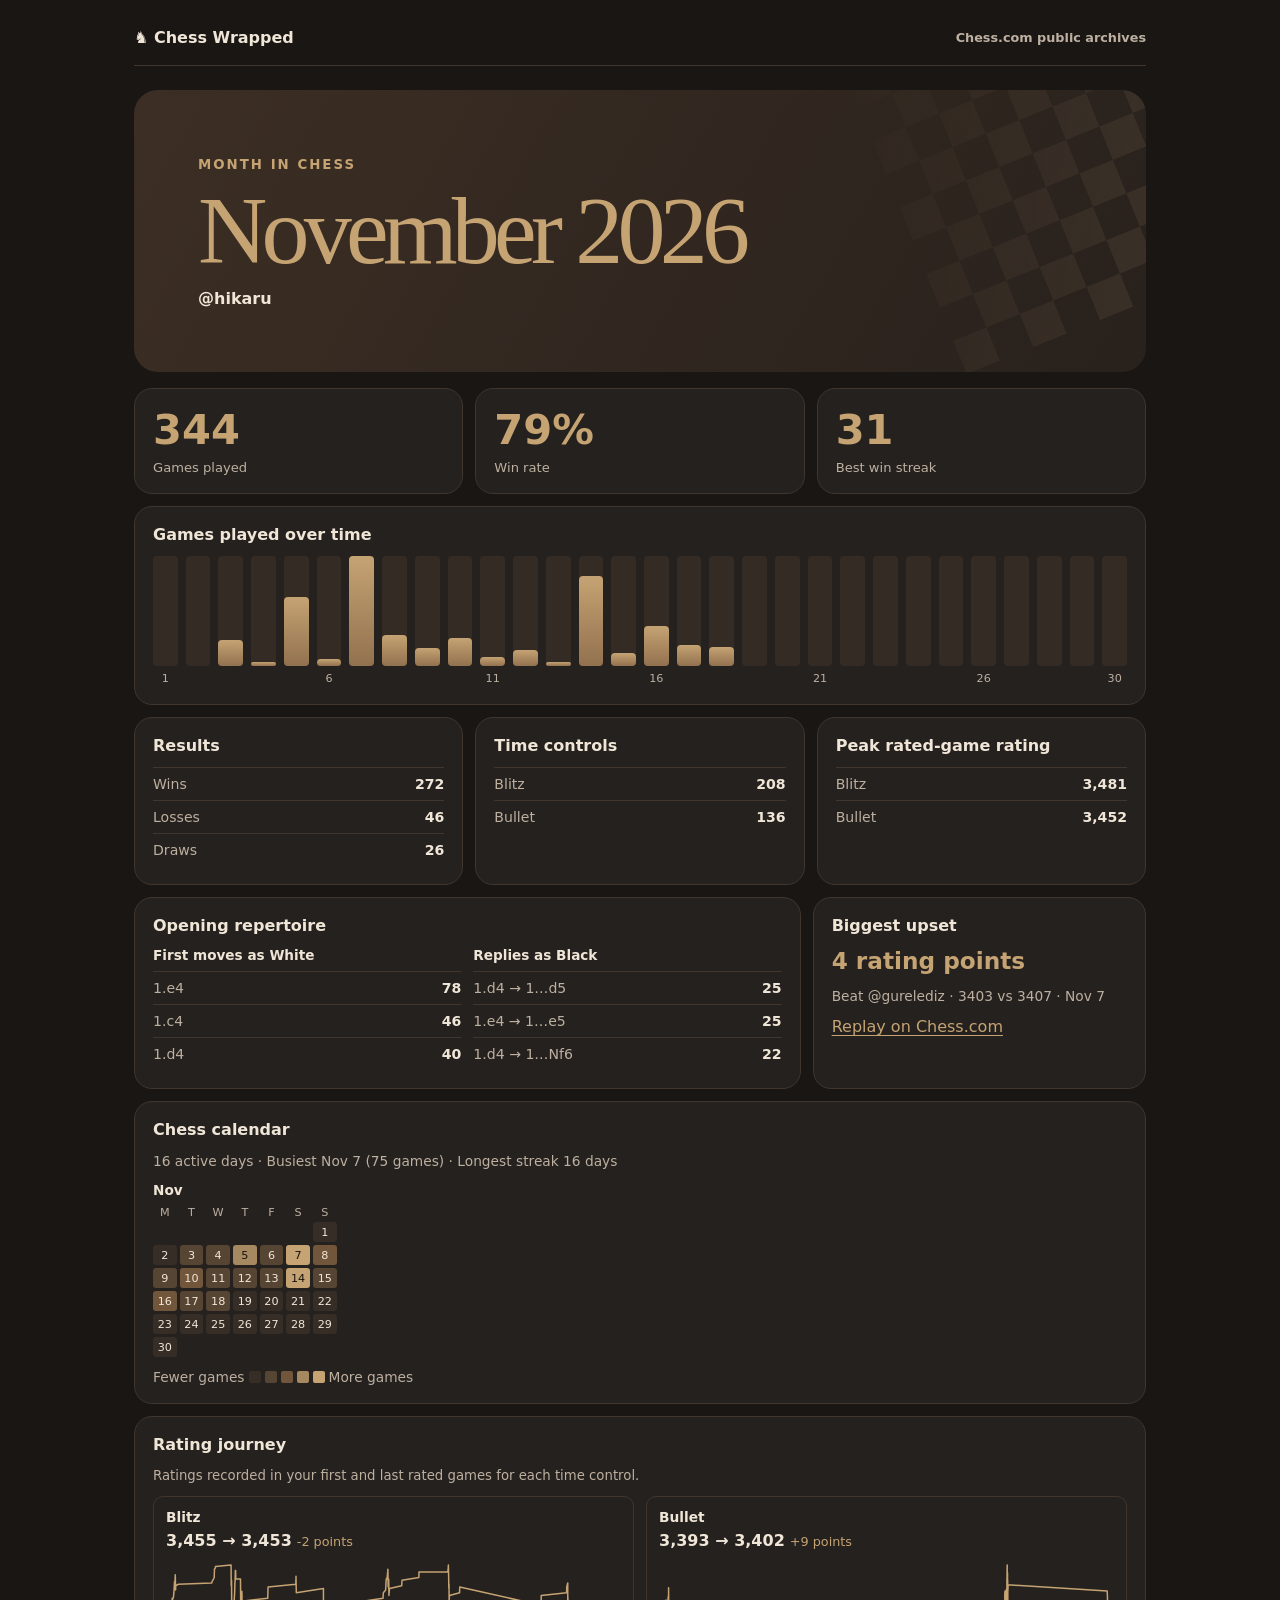
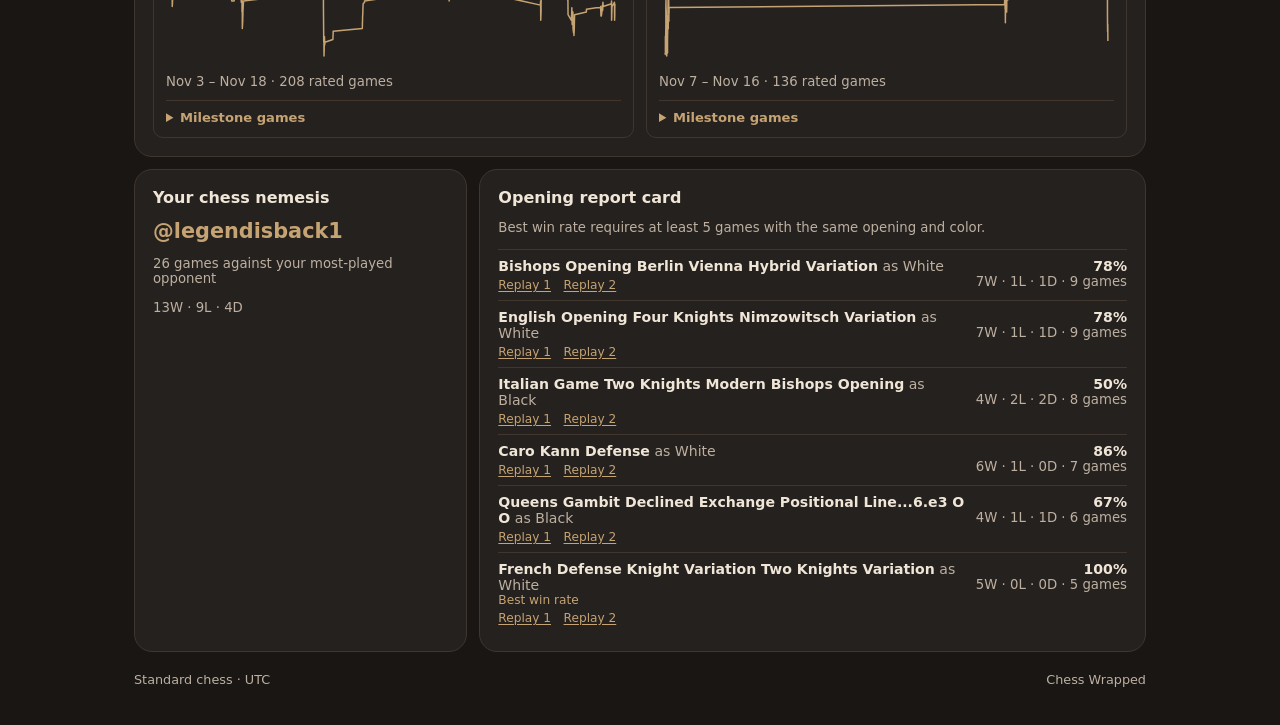
<file: hikaru-2026-11.html>
<!doctype html>
<html lang="en">
<head>
<meta charset="utf-8">
<meta name="viewport" content="width=device-width, initial-scale=1">
<title>hikaru · November 2026 · Chess Wrapped</title>
<style>
:root{color-scheme:dark;--ink:#f0e6d8;--muted:#bdb0a1;--gold:#c5a373;--panel:#25211e;--line:#40362e}
*{box-sizing:border-box}
body{margin:0;background:#191614;color:var(--ink);font:16px system-ui,sans-serif}
main{max-width:1060px;margin:auto;padding:28px 24px 38px}
header,footer{display:flex;justify-content:space-between;gap:1rem;align-items:center}
header{border-bottom:1px solid var(--line);padding-bottom:18px;font-weight:700}
header span:last-child,footer{color:var(--muted);font-size:.8rem}
.hero{position:relative;isolation:isolate;overflow:hidden;background:linear-gradient(120deg,#3c2e24,#28211c);color:var(--ink);border-radius:24px;padding:clamp(24px,6vw,64px);margin:24px 0 16px}
.hero::after{content:"";position:absolute;z-index:-1;width:360px;height:360px;right:-100px;top:-130px;transform:rotate(-22deg);background:repeating-conic-gradient(#d9bd9422 0% 25%,transparent 0% 50%) 0/72px 72px;mask-image:linear-gradient(120deg,transparent,#000)}
h1{font:500 clamp(2.7rem,8vw,6rem)/.96 Georgia,serif;letter-spacing:-.06em;margin:12px 0}
.hero h1,.hero small{color:var(--gold)}
.hero p{margin:0;font-weight:700;overflow-wrap:anywhere}
.hero small{text-transform:uppercase;letter-spacing:.15em;font-weight:800}
.tiles,.details{display:grid;grid-template-columns:repeat(3,minmax(0,1fr));gap:12px}
.tile,article{background:var(--panel);border:1px solid var(--line);border-radius:18px;padding:18px}
.tile strong{display:block;color:var(--gold);font-size:clamp(1.3rem,4vw,2.6rem);line-height:1.1}
.tile span{display:block;color:var(--muted);font-size:.82rem;margin-top:7px}
.activity{margin:12px 0}
h2{font-size:1rem;margin:0 0 12px}
.chart{height:130px;display:flex;gap:clamp(2px,.7vw,8px);padding:0 0 20px}
.bar{flex:1;min-width:0;position:relative;display:flex;align-items:flex-end;background:#342b24;border-radius:4px}
.bar span{width:100%;background:linear-gradient(#c5a373,#92714f);border-radius:4px}
.bar small{position:absolute;left:50%;transform:translateX(-50%);bottom:-19px;color:var(--muted);font-size:clamp(.5rem,1.6vw,.7rem)}
ul{margin:0;padding:0;list-style:none}
li{display:flex;justify-content:space-between;gap:10px;padding:8px 0;border-top:1px solid var(--line);color:var(--muted);font-size:.88rem}
li strong{color:var(--ink)}
footer{margin-top:20px}
@media(max-width:560px){main{padding:20px 12px}.details{grid-template-columns:1fr}.tile{padding:12px}.tile span{font-size:.72rem}}
@media print{body{-webkit-print-color-adjust:exact;print-color-adjust:exact}}
.report-highlights{display:grid;grid-template-columns:2fr 1fr;gap:12px;margin-top:12px}
.report-highlights h3{font-size:.85rem;margin:0 0 8px}
.report-highlights p,.calendar-legend{font-size:.86rem;color:var(--muted)}
.opening-columns{display:grid;grid-template-columns:repeat(2,minmax(0,1fr));gap:12px}
.upset-gap{font-size:1.45rem;color:var(--gold)}
.report-highlights a{color:var(--gold);text-underline-offset:.2em}
.chess-calendar{grid-column:1/-1}
.calendar-months{display:grid;grid-template-columns:repeat(auto-fill,minmax(152px,1fr));gap:14px}
.calendar-month{max-width:230px;width:100%}
.calendar-grid{display:grid;grid-template-columns:repeat(7,minmax(0,1fr));gap:3px;text-align:center;font-size:.7rem;color:var(--muted)}
.calendar-day{display:grid;place-items:center;min-height:20px;border-radius:3px;color:var(--ink)}
.calendar-legend{display:flex;gap:4px;align-items:center;margin-top:12px}
.calendar-legend span{display:inline-block;width:12px;height:12px;border-radius:2px}
.level-0{background:#352d26}
.level-1{background:#574533}
.level-2{background:#71563c;color:var(--ink)}
.level-3{background:#a78961;color:#19130e}
.level-4{background:var(--gold);color:#19130e}
@media(max-width:680px){.report-highlights{grid-template-columns:1fr}}
.performance{display:grid;grid-template-columns:1fr 2fr;gap:12px;margin-top:12px}
.performance h3{font-size:.86rem;margin:0 0 6px}
.performance p,.rating-dates,.opening-score span{font-size:.83rem;color:var(--muted)}
.rating-journey{grid-column:1/-1}
.rating-series-grid{display:grid;grid-template-columns:repeat(auto-fit,minmax(min(100%,195px),1fr));gap:12px}
.rating-series{padding:12px;border:1px solid var(--line);border-radius:10px}
.rating-change{display:inline-block;margin-left:5px;color:var(--gold);font-size:.8rem}
.rating-series svg{display:block;width:100%;margin:6px 0;color:var(--gold)}
.rating-series polyline{fill:none;stroke:currentColor;stroke-width:1.5;vector-effect:non-scaling-stroke;stroke-linejoin:round}
.rating-series circle{fill:currentColor}
.performance-leader{font-size:1.3rem;color:var(--gold);overflow-wrap:anywhere}
.opening-score{text-align:right;flex-shrink:0}
.opening-score span{display:block}
.opening-best{display:block;color:var(--gold);font-size:.76rem}
.opening-replays a{color:var(--gold);display:inline-block;margin:4px 8px 0 0;font-size:.76rem;text-underline-offset:.15em}
@media(max-width:680px){.performance{grid-template-columns:1fr}.opening-score{white-space:normal;max-width:45%}}
.rating-milestones{margin-top:10px;border-top:1px solid var(--line);padding-top:9px;font-size:.82rem}
.rating-milestones summary{cursor:pointer;color:var(--gold);font-weight:650}
.rating-milestones ul{margin-top:8px}
.rating-milestones li span,.rating-milestones li a{display:block;margin-top:3px;overflow-wrap:anywhere}
.rating-milestones a{color:var(--gold);text-underline-offset:.18em}
</style>
</head>
<body>
<main>
<header><span>♞ Chess Wrapped</span><span>Chess.com public archives</span></header>
<section class="hero"><small>Month in chess</small><h1>November 2026</h1><p>@hikaru</p></section>

<section class="tiles" aria-label="Highlights"><div class="tile"><strong>344</strong><span>Games played</span></div><div class="tile"><strong>79%</strong><span>Win rate</span></div><div class="tile"><strong>31</strong><span>Best win streak</span></div></section>
<article class="activity"><h2>Games played over time</h2><div class="chart"><div class="bar" title="1: 0 games"><span style="height:0.00%"></span><small>1</small></div><div class="bar" title="2: 0 games"><span style="height:0.00%"></span><small></small></div><div class="bar" title="3: 18 games"><span style="height:24.00%"></span><small></small></div><div class="bar" title="4: 3 games"><span style="height:4.00%"></span><small></small></div><div class="bar" title="5: 47 games"><span style="height:62.67%"></span><small></small></div><div class="bar" title="6: 5 games"><span style="height:6.67%"></span><small>6</small></div><div class="bar" title="7: 75 games"><span style="height:100.00%"></span><small></small></div><div class="bar" title="8: 21 games"><span style="height:28.00%"></span><small></small></div><div class="bar" title="9: 12 games"><span style="height:16.00%"></span><small></small></div><div class="bar" title="10: 19 games"><span style="height:25.33%"></span><small></small></div><div class="bar" title="11: 6 games"><span style="height:8.00%"></span><small>11</small></div><div class="bar" title="12: 11 games"><span style="height:14.67%"></span><small></small></div><div class="bar" title="13: 3 games"><span style="height:4.00%"></span><small></small></div><div class="bar" title="14: 61 games"><span style="height:81.33%"></span><small></small></div><div class="bar" title="15: 9 games"><span style="height:12.00%"></span><small></small></div><div class="bar" title="16: 27 games"><span style="height:36.00%"></span><small>16</small></div><div class="bar" title="17: 14 games"><span style="height:18.67%"></span><small></small></div><div class="bar" title="18: 13 games"><span style="height:17.33%"></span><small></small></div><div class="bar" title="19: 0 games"><span style="height:0.00%"></span><small></small></div><div class="bar" title="20: 0 games"><span style="height:0.00%"></span><small></small></div><div class="bar" title="21: 0 games"><span style="height:0.00%"></span><small>21</small></div><div class="bar" title="22: 0 games"><span style="height:0.00%"></span><small></small></div><div class="bar" title="23: 0 games"><span style="height:0.00%"></span><small></small></div><div class="bar" title="24: 0 games"><span style="height:0.00%"></span><small></small></div><div class="bar" title="25: 0 games"><span style="height:0.00%"></span><small></small></div><div class="bar" title="26: 0 games"><span style="height:0.00%"></span><small>26</small></div><div class="bar" title="27: 0 games"><span style="height:0.00%"></span><small></small></div><div class="bar" title="28: 0 games"><span style="height:0.00%"></span><small></small></div><div class="bar" title="29: 0 games"><span style="height:0.00%"></span><small></small></div><div class="bar" title="30: 0 games"><span style="height:0.00%"></span><small>30</small></div></div></article>
<section class="details">
<article><h2>Results</h2><ul><li>Wins<strong>272</strong></li><li>Losses<strong>46</strong></li><li>Draws<strong>26</strong></li></ul></article>
<article><h2>Time controls</h2><ul><li>Blitz<strong>208</strong></li><li>Bullet<strong>136</strong></li></ul></article>
<article><h2>Peak rated-game rating</h2><ul><li>Blitz<strong>3,481</strong></li><li>Bullet<strong>3,452</strong></li></ul></article>
</section>

    <section class="report-highlights">
      <article><h2>Opening repertoire</h2><div class="opening-columns">
        <div><h3>First moves as White</h3><ul><li>1.e4<strong>78</strong></li><li>1.c4<strong>46</strong></li><li>1.d4<strong>40</strong></li></ul></div>
        <div><h3>Replies as Black</h3><ul><li>1.d4 → 1…d5<strong>25</strong></li><li>1.e4 → 1…e5<strong>25</strong></li><li>1.d4 → 1…Nf6<strong>22</strong></li></ul></div>
      </div></article>
      <article><h2>Biggest upset</h2><strong class="upset-gap">4 rating points</strong><p>Beat @gurelediz · 3403 vs 3407 · Nov 7</p><a href="https://www.chess.com/game/live/188389099053">Replay on Chess.com</a></article>
      <article class="chess-calendar"><h2>Chess calendar</h2><p>16 active days · Busiest Nov 7 (75 games) · Longest streak 16 days</p>
        <div class="calendar-months"><div class="calendar-month"><h3>Nov</h3><div class="calendar-grid"><span>M</span><span>T</span><span>W</span><span>T</span><span>F</span><span>S</span><span>S</span><span class="calendar-pad" aria-hidden="true"></span><span class="calendar-pad" aria-hidden="true"></span><span class="calendar-pad" aria-hidden="true"></span><span class="calendar-pad" aria-hidden="true"></span><span class="calendar-pad" aria-hidden="true"></span><span class="calendar-pad" aria-hidden="true"></span><span class="calendar-day level-0" role="img" aria-label="Nov 1 · 0 games" title="Nov 1 · 0 games">1</span><span class="calendar-day level-0" role="img" aria-label="Nov 2 · 0 games" title="Nov 2 · 0 games">2</span><span class="calendar-day level-1" role="img" aria-label="Nov 3 · 18 games" title="Nov 3 · 18 games">3</span><span class="calendar-day level-1" role="img" aria-label="Nov 4 · 3 games" title="Nov 4 · 3 games">4</span><span class="calendar-day level-3" role="img" aria-label="Nov 5 · 47 games" title="Nov 5 · 47 games">5</span><span class="calendar-day level-1" role="img" aria-label="Nov 6 · 5 games" title="Nov 6 · 5 games">6</span><span class="calendar-day level-4" role="img" aria-label="Nov 7 · 75 games" title="Nov 7 · 75 games">7</span><span class="calendar-day level-2" role="img" aria-label="Nov 8 · 21 games" title="Nov 8 · 21 games">8</span><span class="calendar-day level-1" role="img" aria-label="Nov 9 · 12 games" title="Nov 9 · 12 games">9</span><span class="calendar-day level-2" role="img" aria-label="Nov 10 · 19 games" title="Nov 10 · 19 games">10</span><span class="calendar-day level-1" role="img" aria-label="Nov 11 · 6 games" title="Nov 11 · 6 games">11</span><span class="calendar-day level-1" role="img" aria-label="Nov 12 · 11 games" title="Nov 12 · 11 games">12</span><span class="calendar-day level-1" role="img" aria-label="Nov 13 · 3 games" title="Nov 13 · 3 games">13</span><span class="calendar-day level-4" role="img" aria-label="Nov 14 · 61 games" title="Nov 14 · 61 games">14</span><span class="calendar-day level-1" role="img" aria-label="Nov 15 · 9 games" title="Nov 15 · 9 games">15</span><span class="calendar-day level-2" role="img" aria-label="Nov 16 · 27 games" title="Nov 16 · 27 games">16</span><span class="calendar-day level-1" role="img" aria-label="Nov 17 · 14 games" title="Nov 17 · 14 games">17</span><span class="calendar-day level-1" role="img" aria-label="Nov 18 · 13 games" title="Nov 18 · 13 games">18</span><span class="calendar-day level-0" role="img" aria-label="Nov 19 · 0 games" title="Nov 19 · 0 games">19</span><span class="calendar-day level-0" role="img" aria-label="Nov 20 · 0 games" title="Nov 20 · 0 games">20</span><span class="calendar-day level-0" role="img" aria-label="Nov 21 · 0 games" title="Nov 21 · 0 games">21</span><span class="calendar-day level-0" role="img" aria-label="Nov 22 · 0 games" title="Nov 22 · 0 games">22</span><span class="calendar-day level-0" role="img" aria-label="Nov 23 · 0 games" title="Nov 23 · 0 games">23</span><span class="calendar-day level-0" role="img" aria-label="Nov 24 · 0 games" title="Nov 24 · 0 games">24</span><span class="calendar-day level-0" role="img" aria-label="Nov 25 · 0 games" title="Nov 25 · 0 games">25</span><span class="calendar-day level-0" role="img" aria-label="Nov 26 · 0 games" title="Nov 26 · 0 games">26</span><span class="calendar-day level-0" role="img" aria-label="Nov 27 · 0 games" title="Nov 27 · 0 games">27</span><span class="calendar-day level-0" role="img" aria-label="Nov 28 · 0 games" title="Nov 28 · 0 games">28</span><span class="calendar-day level-0" role="img" aria-label="Nov 29 · 0 games" title="Nov 29 · 0 games">29</span><span class="calendar-day level-0" role="img" aria-label="Nov 30 · 0 games" title="Nov 30 · 0 games">30</span></div></div></div>
        <div class="calendar-legend">Fewer games <span class="level-0"></span><span class="level-1"></span><span class="level-2"></span><span class="level-3"></span><span class="level-4"></span> More games</div>
      </article>
    </section>
<section class="performance">
      <article class="rating-journey"><h2>Rating journey</h2><p>Ratings recorded in your first and last rated games for each time control.</p><div class="rating-series-grid"><div class="rating-series"><h3>Blitz</h3>
      <strong>3,455 → 3,453</strong><span class="rating-change">-2 points</span>
      <svg viewBox="0 0 300 72" role="img" aria-label="Rating chart, low 3415, high 3481">
        <polyline points="4.0,29.6 4.1,27.8 4.1,33.3 4.2,31.5 4.3,29.6 4.3,27.8 4.7,27.8 4.9,26.9 5.0,26.0 5.2,24.2 5.4,20.5 5.6,16.9 5.7,20.5 5.9,16.9 6.1,12.4 6.3,22.4 6.4,19.6 8.0,18.7 30.2,17.8 30.3,16.9 30.9,16.0 31.8,14.2 31.8,12.4 31.9,10.5 31.9,8.7 32.6,7.8 32.6,6.9 42.9,6.0 43.0,19.6 43.0,18.7 43.1,17.8 43.2,16.9 43.2,16.0 43.3,29.6 44.9,29.6 45.0,28.7 45.1,26.9 45.2,25.1 45.3,22.4 45.4,18.7 45.6,15.1 45.7,9.6 45.7,13.3 45.9,9.6 46.0,15.1 49.1,15.1 49.2,28.7 49.3,28.7 49.4,27.8 49.5,25.1 49.6,30.5 49.8,28.7 49.8,26.0 50.0,23.3 50.1,26.0 50.1,36.9 50.3,35.1 50.3,47.8 50.4,46.0 50.5,44.2 50.6,42.4 50.6,40.5 50.7,38.7 50.7,36.9 50.8,35.1 50.9,33.3 51.0,31.5 51.1,29.6 67.1,27.8 67.1,26.0 67.2,24.2 67.2,22.4 67.3,20.5 85.6,18.7 85.6,16.9 85.7,15.1 85.7,13.3 85.8,18.7 85.9,24.2 103.8,21.5 103.8,33.3 103.9,44.2 104.0,56.9 104.1,55.1 104.1,53.3 104.2,66.0 104.2,64.2 104.3,62.4 104.3,60.5 104.4,58.7 104.4,56.9 104.5,55.1 104.5,53.3 104.6,58.7 104.7,57.8 104.8,56.9 110.0,55.1 110.1,53.3 110.2,51.5 110.2,49.6 129.4,47.8 129.5,46.0 129.5,44.2 129.6,42.4 129.6,40.5 129.7,38.7 129.8,36.9 129.8,35.1 129.9,33.3 130.0,31.5 130.9,30.5 130.9,29.6 143.1,27.8 143.2,26.0 143.3,24.2 144.8,22.4 144.9,20.5 145.0,18.7 145.1,16.9 145.2,15.1 145.6,15.1 145.7,14.2 145.9,13.3 146.1,11.5 146.3,8.7 146.5,20.5 146.6,18.7 146.8,15.1 147.0,26.0 147.2,23.3 147.4,21.5 155.4,19.6 155.5,17.8 155.6,16.0 166.7,14.2 166.8,12.4 166.8,10.5 185.8,10.5 185.9,9.6 186.0,8.7 186.1,7.8 186.2,6.0 186.3,10.5 186.5,21.5 186.6,18.7 186.7,29.6 186.8,27.8 186.9,26.0 193.6,24.2 193.6,22.4 193.7,20.5 246.9,32.4 247.0,29.6 247.1,42.4 247.2,39.6 247.3,36.9 247.3,34.2 247.3,31.5 247.4,28.7 247.4,26.0 264.1,24.2 264.2,22.4 264.2,20.5 264.9,17.8 264.9,29.6 265.0,26.9 265.1,38.7 267.3,42.4 267.5,37.8 267.6,34.2 267.8,45.1 268.1,40.5 268.3,36.9 268.4,47.8 268.7,50.5 268.8,46.0 268.9,41.5 269.0,52.4 269.2,47.8 269.3,43.3 269.4,38.7 277.2,36.9 277.2,35.1 283.7,34.2 286.5,34.2 286.6,33.3 286.8,39.6 287.0,39.6 287.2,38.7 287.4,36.9 287.6,35.1 287.7,32.4 287.9,36.0 288.1,30.5 288.3,33.3 293.7,31.5 293.8,29.6 293.8,42.4 293.9,40.5 293.9,38.7 294.0,36.9 294.0,35.1 294.1,33.3 295.7,30.5 295.8,42.4 295.9,38.7 295.9,35.1 296.0,31.5"/></svg>
      <span class="rating-dates">Nov 3 – Nov 18 · 208 rated games</span>
      <details class="rating-milestones"><summary>Milestone games</summary><ul><li><div><strong>First · 3,455</strong><span>Nov 3 · Win · vs @carokannlover213</span><a href="https://www.chess.com/game/live/186466981288">Replay on Chess.com</a></div></li><li><div><strong>Peak rating · 3,481</strong><span>Nov 5 · Win · vs @dinhnhokiet</span><a href="https://www.chess.com/game/live/186588149520">Replay on Chess.com</a></div></li><li><div><strong>Last · 3,453</strong><span>Nov 18 · Win · vs @wonderfultime</span><a href="https://www.chess.com/game/live/187449086922">Replay on Chess.com</a></div></li></ul></details></div><div class="rating-series"><h3>Bullet</h3>
      <strong>3,393 → 3,402</strong><span class="rating-change">+9 points</span>
      <svg viewBox="0 0 300 72" role="img" aria-label="Rating chart, low 3392, high 3452">
        <polyline points="4.0,65.0 4.0,65.0 4.1,64.0 4.1,64.0 4.2,64.0 4.2,59.0 4.2,53.0 4.3,65.0 4.3,63.0 4.3,57.0 4.4,56.0 4.4,52.0 4.4,52.0 4.5,46.0 4.5,41.0 4.5,33.0 4.6,29.0 4.6,33.0 4.7,35.0 4.7,46.0 4.8,41.0 4.8,36.0 4.8,40.0 4.9,48.0 4.9,44.0 5.0,43.0 5.0,42.0 5.0,53.0 5.1,66.0 5.1,62.0 5.1,56.0 5.2,56.0 5.2,52.0 5.3,63.0 5.3,58.0 5.3,50.0 5.4,44.0 5.4,56.0 5.4,52.0 5.5,46.0 5.5,59.0 5.6,54.0 5.6,64.0 5.6,55.0 5.7,50.0 5.7,45.0 5.8,42.0 5.8,41.0 5.8,39.0 5.9,39.0 5.9,34.0 6.0,27.0 6.0,38.0 6.0,34.0 6.0,33.0 6.1,48.0 6.1,45.0 6.1,43.0 6.2,35.0 6.2,31.0 6.3,24.0 6.3,21.0 6.4,33.0 6.4,30.0 6.4,39.0 6.5,43.0 6.5,36.0 6.6,38.0 6.6,34.0 227.8,32.0 227.8,32.0 227.8,31.0 227.9,31.0 227.9,29.0 228.0,29.0 228.0,29.0 228.0,25.0 228.0,25.0 228.1,24.0 228.1,24.0 228.1,24.0 228.2,23.0 228.2,35.0 228.2,33.0 228.3,31.0 228.3,31.0 228.3,30.0 228.4,44.0 228.4,41.0 228.5,37.0 228.5,36.0 228.5,32.0 228.6,30.0 228.6,28.0 228.6,24.0 228.6,23.0 228.7,27.0 228.7,26.0 228.8,37.0 228.8,32.0 228.8,31.0 228.9,30.0 228.9,29.0 229.0,24.0 229.0,23.0 229.1,22.0 229.1,34.0 229.1,28.0 229.2,26.0 229.2,37.0 229.3,33.0 229.3,31.0 229.4,26.0 229.4,21.0 229.4,16.0 229.5,14.0 229.5,10.0 229.6,6.0 229.6,19.0 229.7,17.0 229.7,12.0 229.8,11.0 229.8,17.0 229.8,21.0 229.9,20.0 229.9,16.0 230.0,29.0 230.0,25.0 230.0,24.0 230.2,19.0 295.5,23.0 295.7,27.0 295.7,39.0 295.8,50.0 295.9,45.0 296.0,56.0"/></svg>
      <span class="rating-dates">Nov 7 – Nov 16 · 136 rated games</span>
      <details class="rating-milestones"><summary>Milestone games</summary><ul><li><div><strong>First · 3,393</strong><span>Nov 7 · Win · vs @Yegor100</span><a href="https://www.chess.com/game/live/188384299429">Replay on Chess.com</a></div></li><li><div><strong>Peak rating · 3,452</strong><span>Nov 14 · Win · vs @wonderfultime</span><a href="https://www.chess.com/game/live/188993900735">Replay on Chess.com</a></div></li><li><div><strong>Last · 3,402</strong><span>Nov 16 · Loss · vs @legendisback1</span><a href="https://www.chess.com/game/live/187358287768">Replay on Chess.com</a></div></li></ul></details></div></div></article>
      <article><h2>Your chess nemesis</h2><strong class="performance-leader">@legendisback1</strong><p>26 games against your most-played opponent</p><p>13W · 9L · 4D</p></article>
      <article><h2>Opening report card</h2><p>Best win rate requires at least 5 games with the same opening and color.</p><ul><li><div><strong>Bishops Opening Berlin Vienna Hybrid Variation</strong> <span>as White</span>
          <div class="opening-replays"><a href="https://www.chess.com/game/live/186467493722">Replay 1</a> <a href="https://www.chess.com/game/live/188388500845">Replay 2</a></div></div>
          <div class="opening-score"><strong>78%</strong><span>7W · 1L · 1D · 9 games</span></div></li><li><div><strong>English Opening Four Knights Nimzowitsch Variation</strong> <span>as White</span>
          <div class="opening-replays"><a href="https://www.chess.com/game/live/188037485477">Replay 1</a> <a href="https://www.chess.com/game/live/188210285769">Replay 2</a></div></div>
          <div class="opening-score"><strong>78%</strong><span>7W · 1L · 1D · 9 games</span></div></li><li><div><strong>Italian Game Two Knights Modern Bishops Opening</strong> <span>as Black</span>
          <div class="opening-replays"><a href="https://www.chess.com/game/live/186912826310">Replay 1</a> <a href="https://www.chess.com/game/live/188642299015">Replay 2</a></div></div>
          <div class="opening-score"><strong>50%</strong><span>4W · 2L · 2D · 8 games</span></div></li><li><div><strong>Caro Kann Defense</strong> <span>as White</span>
          <div class="opening-replays"><a href="https://www.chess.com/game/live/186588794314">Replay 1</a> <a href="https://www.chess.com/game/live/186589293500">Replay 2</a></div></div>
          <div class="opening-score"><strong>86%</strong><span>6W · 1L · 0D · 7 games</span></div></li><li><div><strong>Queens Gambit Declined Exchange Positional Line...6.e3 O O</strong> <span>as Black</span>
          <div class="opening-replays"><a href="https://www.chess.com/game/live/188211486611">Replay 1</a> <a href="https://www.chess.com/game/live/188229485627">Replay 2</a></div></div>
          <div class="opening-score"><strong>67%</strong><span>4W · 1L · 1D · 6 games</span></div></li><li><div><strong>French Defense Knight Variation Two Knights Variation</strong> <span>as White</span>
          <span class="opening-best">Best win rate</span><div class="opening-replays"><a href="https://www.chess.com/game/live/188387300725">Replay 1</a> <a href="https://www.chess.com/game/live/188991499617">Replay 2</a></div></div>
          <div class="opening-score"><strong>100%</strong><span>5W · 0L · 0D · 5 games</span></div></li></ul></article>
    </section>
<footer><span>Standard chess · UTC</span><span>Chess Wrapped</span></footer>
</main>
</body>
</html>
</file>
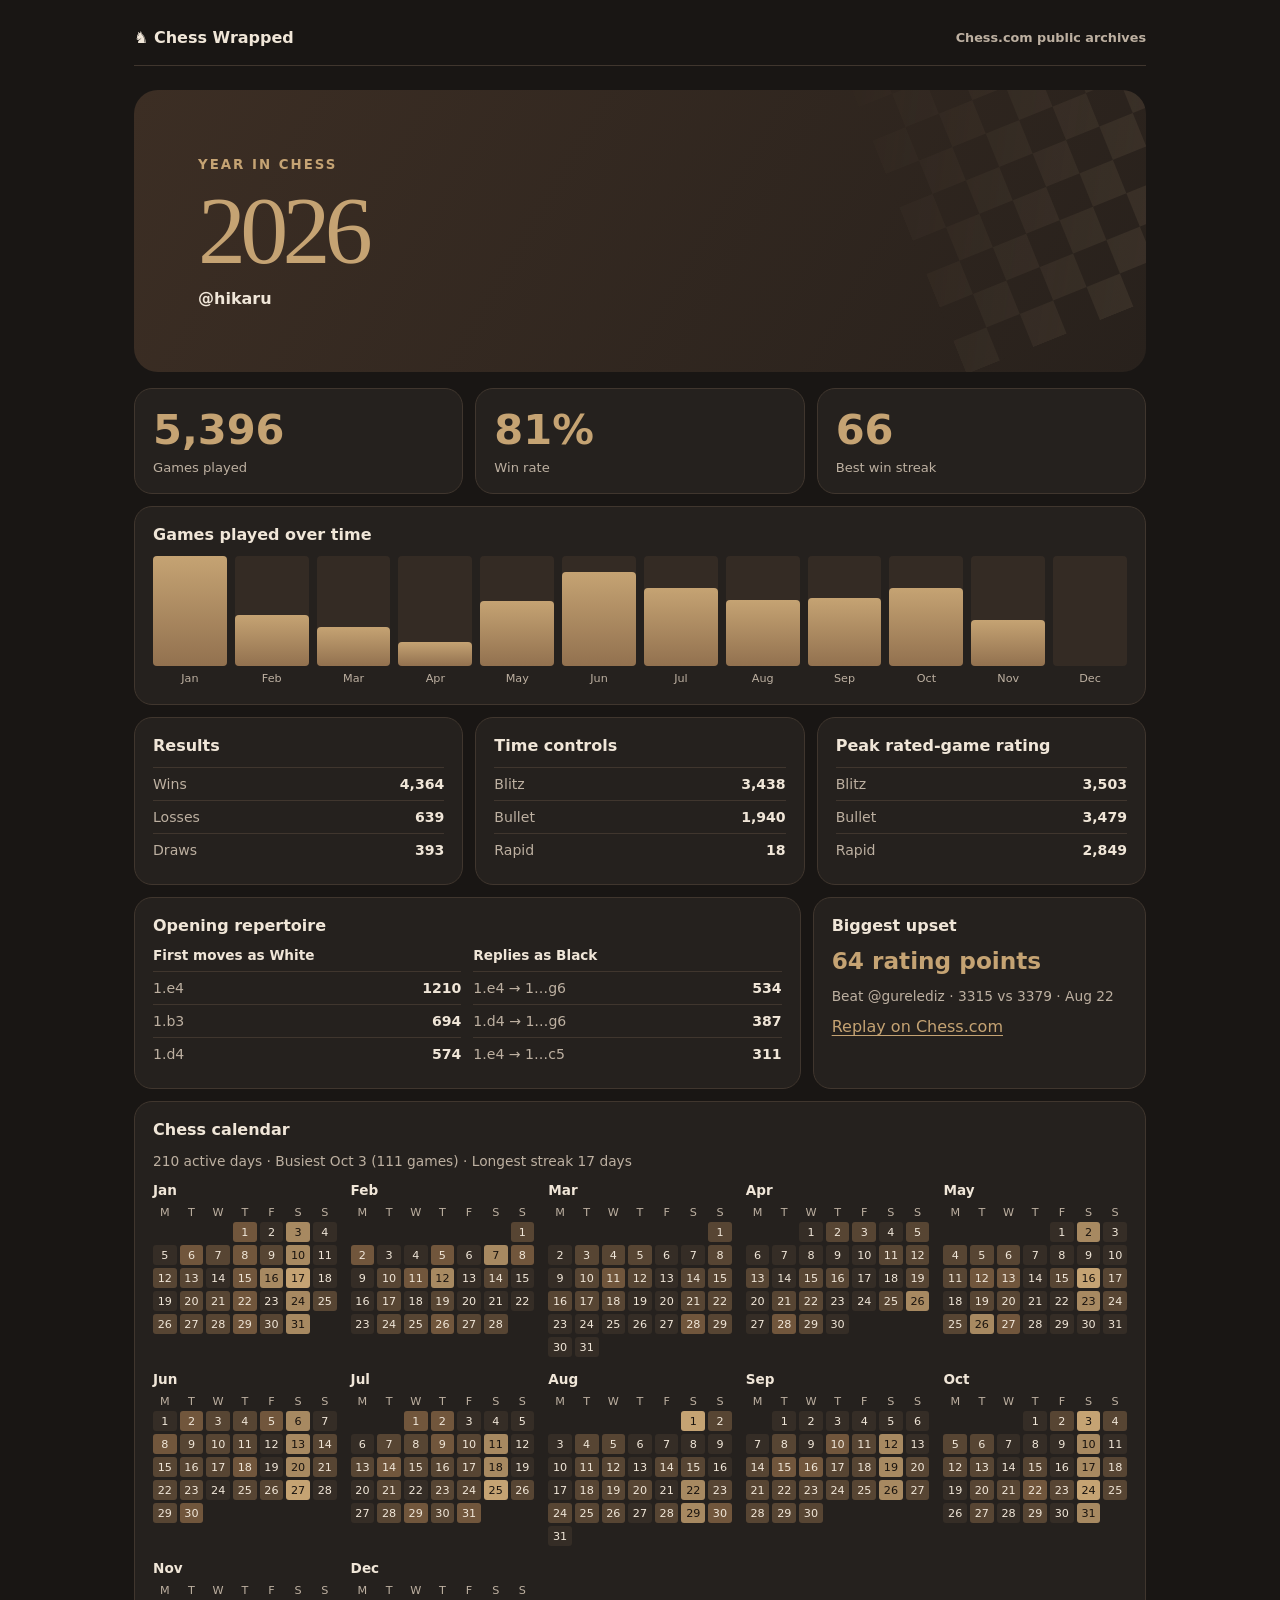
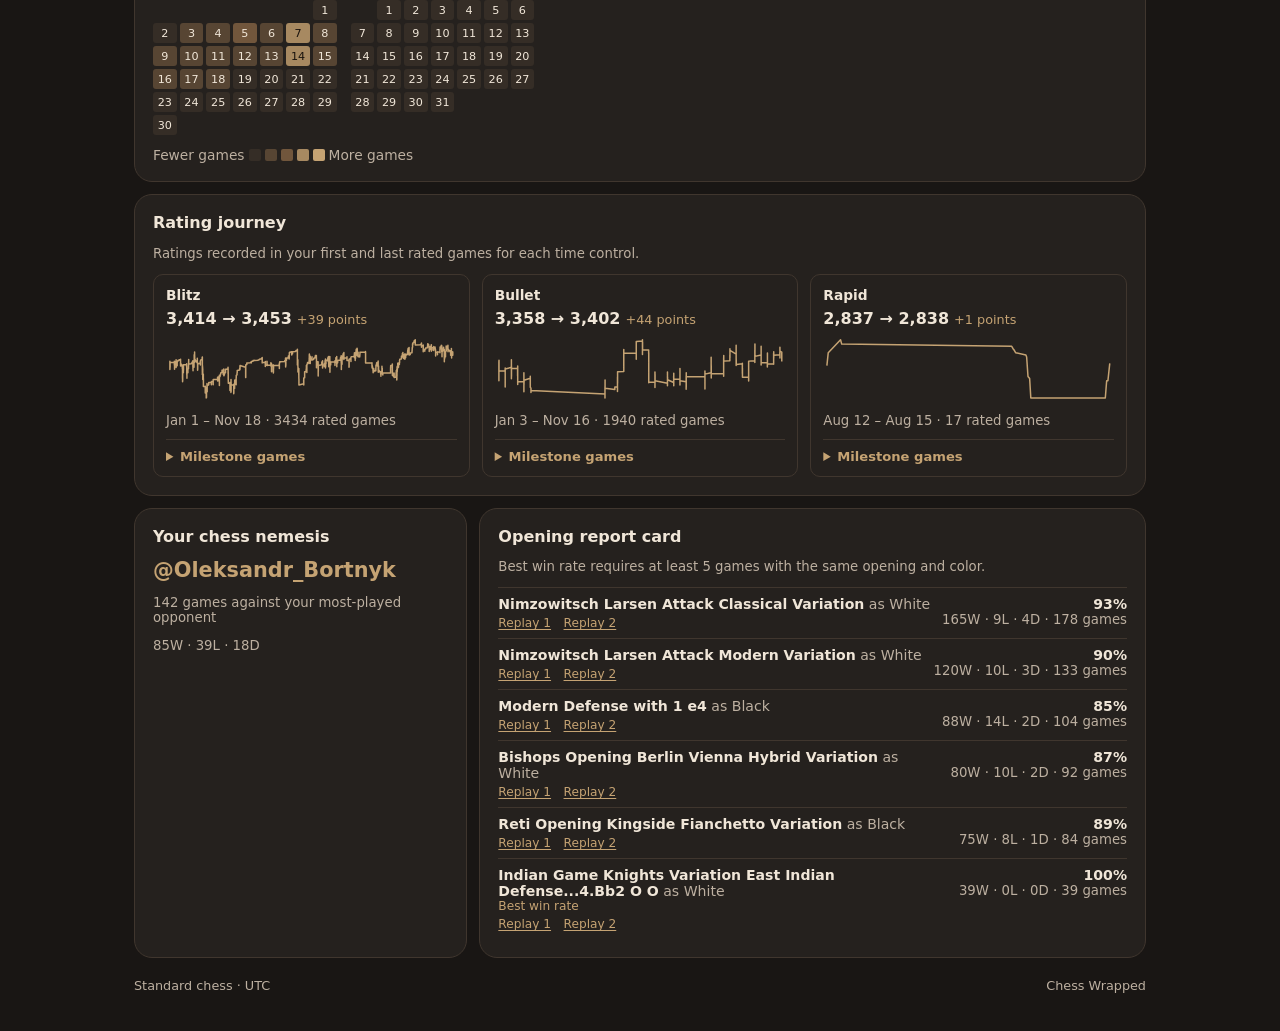
<file: hikaru-2026.html>
<!doctype html>
<html lang="en">
<head>
<meta charset="utf-8">
<meta name="viewport" content="width=device-width, initial-scale=1">
<title>hikaru · 2026 · Chess Wrapped</title>
<style>
:root{color-scheme:dark;--ink:#f0e6d8;--muted:#bdb0a1;--gold:#c5a373;--panel:#25211e;--line:#40362e}
*{box-sizing:border-box}
body{margin:0;background:#191614;color:var(--ink);font:16px system-ui,sans-serif}
main{max-width:1060px;margin:auto;padding:28px 24px 38px}
header,footer{display:flex;justify-content:space-between;gap:1rem;align-items:center}
header{border-bottom:1px solid var(--line);padding-bottom:18px;font-weight:700}
header span:last-child,footer{color:var(--muted);font-size:.8rem}
.hero{position:relative;isolation:isolate;overflow:hidden;background:linear-gradient(120deg,#3c2e24,#28211c);color:var(--ink);border-radius:24px;padding:clamp(24px,6vw,64px);margin:24px 0 16px}
.hero::after{content:"";position:absolute;z-index:-1;width:360px;height:360px;right:-100px;top:-130px;transform:rotate(-22deg);background:repeating-conic-gradient(#d9bd9422 0% 25%,transparent 0% 50%) 0/72px 72px;mask-image:linear-gradient(120deg,transparent,#000)}
h1{font:500 clamp(2.7rem,8vw,6rem)/.96 Georgia,serif;letter-spacing:-.06em;margin:12px 0}
.hero h1,.hero small{color:var(--gold)}
.hero p{margin:0;font-weight:700;overflow-wrap:anywhere}
.hero small{text-transform:uppercase;letter-spacing:.15em;font-weight:800}
.tiles,.details{display:grid;grid-template-columns:repeat(3,minmax(0,1fr));gap:12px}
.tile,article{background:var(--panel);border:1px solid var(--line);border-radius:18px;padding:18px}
.tile strong{display:block;color:var(--gold);font-size:clamp(1.3rem,4vw,2.6rem);line-height:1.1}
.tile span{display:block;color:var(--muted);font-size:.82rem;margin-top:7px}
.activity{margin:12px 0}
h2{font-size:1rem;margin:0 0 12px}
.chart{height:130px;display:flex;gap:clamp(2px,.7vw,8px);padding:0 0 20px}
.bar{flex:1;min-width:0;position:relative;display:flex;align-items:flex-end;background:#342b24;border-radius:4px}
.bar span{width:100%;background:linear-gradient(#c5a373,#92714f);border-radius:4px}
.bar small{position:absolute;left:50%;transform:translateX(-50%);bottom:-19px;color:var(--muted);font-size:clamp(.5rem,1.6vw,.7rem)}
ul{margin:0;padding:0;list-style:none}
li{display:flex;justify-content:space-between;gap:10px;padding:8px 0;border-top:1px solid var(--line);color:var(--muted);font-size:.88rem}
li strong{color:var(--ink)}
footer{margin-top:20px}
@media(max-width:560px){main{padding:20px 12px}.details{grid-template-columns:1fr}.tile{padding:12px}.tile span{font-size:.72rem}}
@media print{body{-webkit-print-color-adjust:exact;print-color-adjust:exact}}
.report-highlights{display:grid;grid-template-columns:2fr 1fr;gap:12px;margin-top:12px}
.report-highlights h3{font-size:.85rem;margin:0 0 8px}
.report-highlights p,.calendar-legend{font-size:.86rem;color:var(--muted)}
.opening-columns{display:grid;grid-template-columns:repeat(2,minmax(0,1fr));gap:12px}
.upset-gap{font-size:1.45rem;color:var(--gold)}
.report-highlights a{color:var(--gold);text-underline-offset:.2em}
.chess-calendar{grid-column:1/-1}
.calendar-months{display:grid;grid-template-columns:repeat(auto-fill,minmax(152px,1fr));gap:14px}
.calendar-month{max-width:230px;width:100%}
.calendar-grid{display:grid;grid-template-columns:repeat(7,minmax(0,1fr));gap:3px;text-align:center;font-size:.7rem;color:var(--muted)}
.calendar-day{display:grid;place-items:center;min-height:20px;border-radius:3px;color:var(--ink)}
.calendar-legend{display:flex;gap:4px;align-items:center;margin-top:12px}
.calendar-legend span{display:inline-block;width:12px;height:12px;border-radius:2px}
.level-0{background:#352d26}
.level-1{background:#574533}
.level-2{background:#71563c;color:var(--ink)}
.level-3{background:#a78961;color:#19130e}
.level-4{background:var(--gold);color:#19130e}
@media(max-width:680px){.report-highlights{grid-template-columns:1fr}}
.performance{display:grid;grid-template-columns:1fr 2fr;gap:12px;margin-top:12px}
.performance h3{font-size:.86rem;margin:0 0 6px}
.performance p,.rating-dates,.opening-score span{font-size:.83rem;color:var(--muted)}
.rating-journey{grid-column:1/-1}
.rating-series-grid{display:grid;grid-template-columns:repeat(auto-fit,minmax(min(100%,195px),1fr));gap:12px}
.rating-series{padding:12px;border:1px solid var(--line);border-radius:10px}
.rating-change{display:inline-block;margin-left:5px;color:var(--gold);font-size:.8rem}
.rating-series svg{display:block;width:100%;margin:6px 0;color:var(--gold)}
.rating-series polyline{fill:none;stroke:currentColor;stroke-width:1.5;vector-effect:non-scaling-stroke;stroke-linejoin:round}
.rating-series circle{fill:currentColor}
.performance-leader{font-size:1.3rem;color:var(--gold);overflow-wrap:anywhere}
.opening-score{text-align:right;flex-shrink:0}
.opening-score span{display:block}
.opening-best{display:block;color:var(--gold);font-size:.76rem}
.opening-replays a{color:var(--gold);display:inline-block;margin:4px 8px 0 0;font-size:.76rem;text-underline-offset:.15em}
@media(max-width:680px){.performance{grid-template-columns:1fr}.opening-score{white-space:normal;max-width:45%}}
.rating-milestones{margin-top:10px;border-top:1px solid var(--line);padding-top:9px;font-size:.82rem}
.rating-milestones summary{cursor:pointer;color:var(--gold);font-weight:650}
.rating-milestones ul{margin-top:8px}
.rating-milestones li span,.rating-milestones li a{display:block;margin-top:3px;overflow-wrap:anywhere}
.rating-milestones a{color:var(--gold);text-underline-offset:.18em}
</style>
</head>
<body>
<main>
<header><span>♞ Chess Wrapped</span><span>Chess.com public archives</span></header>
<section class="hero"><small>Year in chess</small><h1>2026</h1><p>@hikaru</p></section>

<section class="tiles" aria-label="Highlights"><div class="tile"><strong>5,396</strong><span>Games played</span></div><div class="tile"><strong>81%</strong><span>Win rate</span></div><div class="tile"><strong>66</strong><span>Best win streak</span></div></section>
<article class="activity"><h2>Games played over time</h2><div class="chart"><div class="bar" title="Jan: 828 games"><span style="height:100.00%"></span><small>Jan</small></div><div class="bar" title="Feb: 382 games"><span style="height:46.14%"></span><small>Feb</small></div><div class="bar" title="Mar: 295 games"><span style="height:35.63%"></span><small>Mar</small></div><div class="bar" title="Apr: 177 games"><span style="height:21.38%"></span><small>Apr</small></div><div class="bar" title="May: 488 games"><span style="height:58.94%"></span><small>May</small></div><div class="bar" title="Jun: 709 games"><span style="height:85.63%"></span><small>Jun</small></div><div class="bar" title="Jul: 588 games"><span style="height:71.01%"></span><small>Jul</small></div><div class="bar" title="Aug: 493 games"><span style="height:59.54%"></span><small>Aug</small></div><div class="bar" title="Sep: 509 games"><span style="height:61.47%"></span><small>Sep</small></div><div class="bar" title="Oct: 583 games"><span style="height:70.41%"></span><small>Oct</small></div><div class="bar" title="Nov: 344 games"><span style="height:41.55%"></span><small>Nov</small></div><div class="bar" title="Dec: 0 games"><span style="height:0.00%"></span><small>Dec</small></div></div></article>
<section class="details">
<article><h2>Results</h2><ul><li>Wins<strong>4,364</strong></li><li>Losses<strong>639</strong></li><li>Draws<strong>393</strong></li></ul></article>
<article><h2>Time controls</h2><ul><li>Blitz<strong>3,438</strong></li><li>Bullet<strong>1,940</strong></li><li>Rapid<strong>18</strong></li></ul></article>
<article><h2>Peak rated-game rating</h2><ul><li>Blitz<strong>3,503</strong></li><li>Bullet<strong>3,479</strong></li><li>Rapid<strong>2,849</strong></li></ul></article>
</section>

    <section class="report-highlights">
      <article><h2>Opening repertoire</h2><div class="opening-columns">
        <div><h3>First moves as White</h3><ul><li>1.e4<strong>1210</strong></li><li>1.b3<strong>694</strong></li><li>1.d4<strong>574</strong></li></ul></div>
        <div><h3>Replies as Black</h3><ul><li>1.e4 → 1…g6<strong>534</strong></li><li>1.d4 → 1…g6<strong>387</strong></li><li>1.e4 → 1…c5<strong>311</strong></li></ul></div>
      </div></article>
      <article><h2>Biggest upset</h2><strong class="upset-gap">64 rating points</strong><p>Beat @gurelediz · 3315 vs 3379 · Aug 22</p><a href="https://www.chess.com/game/live/181732702149">Replay on Chess.com</a></article>
      <article class="chess-calendar"><h2>Chess calendar</h2><p>210 active days · Busiest Oct 3 (111 games) · Longest streak 17 days</p>
        <div class="calendar-months"><div class="calendar-month"><h3>Jan</h3><div class="calendar-grid"><span>M</span><span>T</span><span>W</span><span>T</span><span>F</span><span>S</span><span>S</span><span class="calendar-pad" aria-hidden="true"></span><span class="calendar-pad" aria-hidden="true"></span><span class="calendar-pad" aria-hidden="true"></span><span class="calendar-day level-2" role="img" aria-label="Jan 1 · 34 games" title="Jan 1 · 34 games">1</span><span class="calendar-day level-0" role="img" aria-label="Jan 2 · 0 games" title="Jan 2 · 0 games">2</span><span class="calendar-day level-3" role="img" aria-label="Jan 3 · 68 games" title="Jan 3 · 68 games">3</span><span class="calendar-day level-0" role="img" aria-label="Jan 4 · 0 games" title="Jan 4 · 0 games">4</span><span class="calendar-day level-0" role="img" aria-label="Jan 5 · 0 games" title="Jan 5 · 0 games">5</span><span class="calendar-day level-2" role="img" aria-label="Jan 6 · 38 games" title="Jan 6 · 38 games">6</span><span class="calendar-day level-1" role="img" aria-label="Jan 7 · 11 games" title="Jan 7 · 11 games">7</span><span class="calendar-day level-2" role="img" aria-label="Jan 8 · 36 games" title="Jan 8 · 36 games">8</span><span class="calendar-day level-1" role="img" aria-label="Jan 9 · 20 games" title="Jan 9 · 20 games">9</span><span class="calendar-day level-3" role="img" aria-label="Jan 10 · 74 games" title="Jan 10 · 74 games">10</span><span class="calendar-day level-0" role="img" aria-label="Jan 11 · 0 games" title="Jan 11 · 0 games">11</span><span class="calendar-day level-1" role="img" aria-label="Jan 12 · 3 games" title="Jan 12 · 3 games">12</span><span class="calendar-day level-1" role="img" aria-label="Jan 13 · 23 games" title="Jan 13 · 23 games">13</span><span class="calendar-day level-0" role="img" aria-label="Jan 14 · 0 games" title="Jan 14 · 0 games">14</span><span class="calendar-day level-2" role="img" aria-label="Jan 15 · 32 games" title="Jan 15 · 32 games">15</span><span class="calendar-day level-3" role="img" aria-label="Jan 16 · 64 games" title="Jan 16 · 64 games">16</span><span class="calendar-day level-4" role="img" aria-label="Jan 17 · 87 games" title="Jan 17 · 87 games">17</span><span class="calendar-day level-0" role="img" aria-label="Jan 18 · 0 games" title="Jan 18 · 0 games">18</span><span class="calendar-day level-0" role="img" aria-label="Jan 19 · 0 games" title="Jan 19 · 0 games">19</span><span class="calendar-day level-1" role="img" aria-label="Jan 20 · 26 games" title="Jan 20 · 26 games">20</span><span class="calendar-day level-1" role="img" aria-label="Jan 21 · 9 games" title="Jan 21 · 9 games">21</span><span class="calendar-day level-2" role="img" aria-label="Jan 22 · 44 games" title="Jan 22 · 44 games">22</span><span class="calendar-day level-0" role="img" aria-label="Jan 23 · 0 games" title="Jan 23 · 0 games">23</span><span class="calendar-day level-3" role="img" aria-label="Jan 24 · 71 games" title="Jan 24 · 71 games">24</span><span class="calendar-day level-1" role="img" aria-label="Jan 25 · 2 games" title="Jan 25 · 2 games">25</span><span class="calendar-day level-1" role="img" aria-label="Jan 26 · 6 games" title="Jan 26 · 6 games">26</span><span class="calendar-day level-1" role="img" aria-label="Jan 27 · 26 games" title="Jan 27 · 26 games">27</span><span class="calendar-day level-1" role="img" aria-label="Jan 28 · 21 games" title="Jan 28 · 21 games">28</span><span class="calendar-day level-2" role="img" aria-label="Jan 29 · 49 games" title="Jan 29 · 49 games">29</span><span class="calendar-day level-1" role="img" aria-label="Jan 30 · 8 games" title="Jan 30 · 8 games">30</span><span class="calendar-day level-3" role="img" aria-label="Jan 31 · 76 games" title="Jan 31 · 76 games">31</span></div></div><div class="calendar-month"><h3>Feb</h3><div class="calendar-grid"><span>M</span><span>T</span><span>W</span><span>T</span><span>F</span><span>S</span><span>S</span><span class="calendar-pad" aria-hidden="true"></span><span class="calendar-pad" aria-hidden="true"></span><span class="calendar-pad" aria-hidden="true"></span><span class="calendar-pad" aria-hidden="true"></span><span class="calendar-pad" aria-hidden="true"></span><span class="calendar-pad" aria-hidden="true"></span><span class="calendar-day level-1" role="img" aria-label="Feb 1 · 17 games" title="Feb 1 · 17 games">1</span><span class="calendar-day level-2" role="img" aria-label="Feb 2 · 31 games" title="Feb 2 · 31 games">2</span><span class="calendar-day level-0" role="img" aria-label="Feb 3 · 0 games" title="Feb 3 · 0 games">3</span><span class="calendar-day level-0" role="img" aria-label="Feb 4 · 0 games" title="Feb 4 · 0 games">4</span><span class="calendar-day level-2" role="img" aria-label="Feb 5 · 35 games" title="Feb 5 · 35 games">5</span><span class="calendar-day level-0" role="img" aria-label="Feb 6 · 0 games" title="Feb 6 · 0 games">6</span><span class="calendar-day level-3" role="img" aria-label="Feb 7 · 65 games" title="Feb 7 · 65 games">7</span><span class="calendar-day level-2" role="img" aria-label="Feb 8 · 29 games" title="Feb 8 · 29 games">8</span><span class="calendar-day level-0" role="img" aria-label="Feb 9 · 0 games" title="Feb 9 · 0 games">9</span><span class="calendar-day level-1" role="img" aria-label="Feb 10 · 16 games" title="Feb 10 · 16 games">10</span><span class="calendar-day level-2" role="img" aria-label="Feb 11 · 30 games" title="Feb 11 · 30 games">11</span><span class="calendar-day level-3" role="img" aria-label="Feb 12 · 64 games" title="Feb 12 · 64 games">12</span><span class="calendar-day level-0" role="img" aria-label="Feb 13 · 0 games" title="Feb 13 · 0 games">13</span><span class="calendar-day level-1" role="img" aria-label="Feb 14 · 4 games" title="Feb 14 · 4 games">14</span><span class="calendar-day level-0" role="img" aria-label="Feb 15 · 0 games" title="Feb 15 · 0 games">15</span><span class="calendar-day level-0" role="img" aria-label="Feb 16 · 0 games" title="Feb 16 · 0 games">16</span><span class="calendar-day level-1" role="img" aria-label="Feb 17 · 11 games" title="Feb 17 · 11 games">17</span><span class="calendar-day level-0" role="img" aria-label="Feb 18 · 0 games" title="Feb 18 · 0 games">18</span><span class="calendar-day level-1" role="img" aria-label="Feb 19 · 17 games" title="Feb 19 · 17 games">19</span><span class="calendar-day level-0" role="img" aria-label="Feb 20 · 0 games" title="Feb 20 · 0 games">20</span><span class="calendar-day level-0" role="img" aria-label="Feb 21 · 0 games" title="Feb 21 · 0 games">21</span><span class="calendar-day level-0" role="img" aria-label="Feb 22 · 0 games" title="Feb 22 · 0 games">22</span><span class="calendar-day level-0" role="img" aria-label="Feb 23 · 0 games" title="Feb 23 · 0 games">23</span><span class="calendar-day level-1" role="img" aria-label="Feb 24 · 11 games" title="Feb 24 · 11 games">24</span><span class="calendar-day level-1" role="img" aria-label="Feb 25 · 14 games" title="Feb 25 · 14 games">25</span><span class="calendar-day level-2" role="img" aria-label="Feb 26 · 30 games" title="Feb 26 · 30 games">26</span><span class="calendar-day level-1" role="img" aria-label="Feb 27 · 5 games" title="Feb 27 · 5 games">27</span><span class="calendar-day level-1" role="img" aria-label="Feb 28 · 3 games" title="Feb 28 · 3 games">28</span></div></div><div class="calendar-month"><h3>Mar</h3><div class="calendar-grid"><span>M</span><span>T</span><span>W</span><span>T</span><span>F</span><span>S</span><span>S</span><span class="calendar-pad" aria-hidden="true"></span><span class="calendar-pad" aria-hidden="true"></span><span class="calendar-pad" aria-hidden="true"></span><span class="calendar-pad" aria-hidden="true"></span><span class="calendar-pad" aria-hidden="true"></span><span class="calendar-pad" aria-hidden="true"></span><span class="calendar-day level-1" role="img" aria-label="Mar 1 · 6 games" title="Mar 1 · 6 games">1</span><span class="calendar-day level-0" role="img" aria-label="Mar 2 · 0 games" title="Mar 2 · 0 games">2</span><span class="calendar-day level-1" role="img" aria-label="Mar 3 · 19 games" title="Mar 3 · 19 games">3</span><span class="calendar-day level-1" role="img" aria-label="Mar 4 · 6 games" title="Mar 4 · 6 games">4</span><span class="calendar-day level-1" role="img" aria-label="Mar 5 · 13 games" title="Mar 5 · 13 games">5</span><span class="calendar-day level-0" role="img" aria-label="Mar 6 · 0 games" title="Mar 6 · 0 games">6</span><span class="calendar-day level-0" role="img" aria-label="Mar 7 · 0 games" title="Mar 7 · 0 games">7</span><span class="calendar-day level-1" role="img" aria-label="Mar 8 · 26 games" title="Mar 8 · 26 games">8</span><span class="calendar-day level-0" role="img" aria-label="Mar 9 · 0 games" title="Mar 9 · 0 games">9</span><span class="calendar-day level-1" role="img" aria-label="Mar 10 · 11 games" title="Mar 10 · 11 games">10</span><span class="calendar-day level-2" role="img" aria-label="Mar 11 · 39 games" title="Mar 11 · 39 games">11</span><span class="calendar-day level-1" role="img" aria-label="Mar 12 · 11 games" title="Mar 12 · 11 games">12</span><span class="calendar-day level-0" role="img" aria-label="Mar 13 · 0 games" title="Mar 13 · 0 games">13</span><span class="calendar-day level-1" role="img" aria-label="Mar 14 · 8 games" title="Mar 14 · 8 games">14</span><span class="calendar-day level-1" role="img" aria-label="Mar 15 · 26 games" title="Mar 15 · 26 games">15</span><span class="calendar-day level-1" role="img" aria-label="Mar 16 · 18 games" title="Mar 16 · 18 games">16</span><span class="calendar-day level-1" role="img" aria-label="Mar 17 · 25 games" title="Mar 17 · 25 games">17</span><span class="calendar-day level-1" role="img" aria-label="Mar 18 · 10 games" title="Mar 18 · 10 games">18</span><span class="calendar-day level-0" role="img" aria-label="Mar 19 · 0 games" title="Mar 19 · 0 games">19</span><span class="calendar-day level-0" role="img" aria-label="Mar 20 · 0 games" title="Mar 20 · 0 games">20</span><span class="calendar-day level-1" role="img" aria-label="Mar 21 · 5 games" title="Mar 21 · 5 games">21</span><span class="calendar-day level-1" role="img" aria-label="Mar 22 · 27 games" title="Mar 22 · 27 games">22</span><span class="calendar-day level-0" role="img" aria-label="Mar 23 · 0 games" title="Mar 23 · 0 games">23</span><span class="calendar-day level-0" role="img" aria-label="Mar 24 · 0 games" title="Mar 24 · 0 games">24</span><span class="calendar-day level-0" role="img" aria-label="Mar 25 · 0 games" title="Mar 25 · 0 games">25</span><span class="calendar-day level-0" role="img" aria-label="Mar 26 · 0 games" title="Mar 26 · 0 games">26</span><span class="calendar-day level-0" role="img" aria-label="Mar 27 · 0 games" title="Mar 27 · 0 games">27</span><span class="calendar-day level-2" role="img" aria-label="Mar 28 · 41 games" title="Mar 28 · 41 games">28</span><span class="calendar-day level-1" role="img" aria-label="Mar 29 · 4 games" title="Mar 29 · 4 games">29</span><span class="calendar-day level-0" role="img" aria-label="Mar 30 · 0 games" title="Mar 30 · 0 games">30</span><span class="calendar-day level-0" role="img" aria-label="Mar 31 · 0 games" title="Mar 31 · 0 games">31</span></div></div><div class="calendar-month"><h3>Apr</h3><div class="calendar-grid"><span>M</span><span>T</span><span>W</span><span>T</span><span>F</span><span>S</span><span>S</span><span class="calendar-pad" aria-hidden="true"></span><span class="calendar-pad" aria-hidden="true"></span><span class="calendar-day level-0" role="img" aria-label="Apr 1 · 0 games" title="Apr 1 · 0 games">1</span><span class="calendar-day level-1" role="img" aria-label="Apr 2 · 2 games" title="Apr 2 · 2 games">2</span><span class="calendar-day level-1" role="img" aria-label="Apr 3 · 2 games" title="Apr 3 · 2 games">3</span><span class="calendar-day level-0" role="img" aria-label="Apr 4 · 0 games" title="Apr 4 · 0 games">4</span><span class="calendar-day level-1" role="img" aria-label="Apr 5 · 4 games" title="Apr 5 · 4 games">5</span><span class="calendar-day level-0" role="img" aria-label="Apr 6 · 0 games" title="Apr 6 · 0 games">6</span><span class="calendar-day level-0" role="img" aria-label="Apr 7 · 0 games" title="Apr 7 · 0 games">7</span><span class="calendar-day level-0" role="img" aria-label="Apr 8 · 0 games" title="Apr 8 · 0 games">8</span><span class="calendar-day level-0" role="img" aria-label="Apr 9 · 0 games" title="Apr 9 · 0 games">9</span><span class="calendar-day level-0" role="img" aria-label="Apr 10 · 0 games" title="Apr 10 · 0 games">10</span><span class="calendar-day level-1" role="img" aria-label="Apr 11 · 2 games" title="Apr 11 · 2 games">11</span><span class="calendar-day level-1" role="img" aria-label="Apr 12 · 2 games" title="Apr 12 · 2 games">12</span><span class="calendar-day level-1" role="img" aria-label="Apr 13 · 2 games" title="Apr 13 · 2 games">13</span><span class="calendar-day level-0" role="img" aria-label="Apr 14 · 0 games" title="Apr 14 · 0 games">14</span><span class="calendar-day level-1" role="img" aria-label="Apr 15 · 4 games" title="Apr 15 · 4 games">15</span><span class="calendar-day level-1" role="img" aria-label="Apr 16 · 10 games" title="Apr 16 · 10 games">16</span><span class="calendar-day level-0" role="img" aria-label="Apr 17 · 0 games" title="Apr 17 · 0 games">17</span><span class="calendar-day level-0" role="img" aria-label="Apr 18 · 0 games" title="Apr 18 · 0 games">18</span><span class="calendar-day level-1" role="img" aria-label="Apr 19 · 13 games" title="Apr 19 · 13 games">19</span><span class="calendar-day level-0" role="img" aria-label="Apr 20 · 0 games" title="Apr 20 · 0 games">20</span><span class="calendar-day level-1" role="img" aria-label="Apr 21 · 11 games" title="Apr 21 · 11 games">21</span><span class="calendar-day level-1" role="img" aria-label="Apr 22 · 1 game" title="Apr 22 · 1 game">22</span><span class="calendar-day level-0" role="img" aria-label="Apr 23 · 0 games" title="Apr 23 · 0 games">23</span><span class="calendar-day level-0" role="img" aria-label="Apr 24 · 0 games" title="Apr 24 · 0 games">24</span><span class="calendar-day level-1" role="img" aria-label="Apr 25 · 2 games" title="Apr 25 · 2 games">25</span><span class="calendar-day level-3" role="img" aria-label="Apr 26 · 59 games" title="Apr 26 · 59 games">26</span><span class="calendar-day level-0" role="img" aria-label="Apr 27 · 0 games" title="Apr 27 · 0 games">27</span><span class="calendar-day level-2" role="img" aria-label="Apr 28 · 37 games" title="Apr 28 · 37 games">28</span><span class="calendar-day level-1" role="img" aria-label="Apr 29 · 26 games" title="Apr 29 · 26 games">29</span><span class="calendar-day level-0" role="img" aria-label="Apr 30 · 0 games" title="Apr 30 · 0 games">30</span></div></div><div class="calendar-month"><h3>May</h3><div class="calendar-grid"><span>M</span><span>T</span><span>W</span><span>T</span><span>F</span><span>S</span><span>S</span><span class="calendar-pad" aria-hidden="true"></span><span class="calendar-pad" aria-hidden="true"></span><span class="calendar-pad" aria-hidden="true"></span><span class="calendar-pad" aria-hidden="true"></span><span class="calendar-day level-0" role="img" aria-label="May 1 · 0 games" title="May 1 · 0 games">1</span><span class="calendar-day level-3" role="img" aria-label="May 2 · 65 games" title="May 2 · 65 games">2</span><span class="calendar-day level-0" role="img" aria-label="May 3 · 0 games" title="May 3 · 0 games">3</span><span class="calendar-day level-1" role="img" aria-label="May 4 · 2 games" title="May 4 · 2 games">4</span><span class="calendar-day level-1" role="img" aria-label="May 5 · 11 games" title="May 5 · 11 games">5</span><span class="calendar-day level-1" role="img" aria-label="May 6 · 5 games" title="May 6 · 5 games">6</span><span class="calendar-day level-0" role="img" aria-label="May 7 · 0 games" title="May 7 · 0 games">7</span><span class="calendar-day level-0" role="img" aria-label="May 8 · 0 games" title="May 8 · 0 games">8</span><span class="calendar-day level-0" role="img" aria-label="May 9 · 0 games" title="May 9 · 0 games">9</span><span class="calendar-day level-0" role="img" aria-label="May 10 · 0 games" title="May 10 · 0 games">10</span><span class="calendar-day level-1" role="img" aria-label="May 11 · 5 games" title="May 11 · 5 games">11</span><span class="calendar-day level-2" role="img" aria-label="May 12 · 33 games" title="May 12 · 33 games">12</span><span class="calendar-day level-2" role="img" aria-label="May 13 · 34 games" title="May 13 · 34 games">13</span><span class="calendar-day level-0" role="img" aria-label="May 14 · 0 games" title="May 14 · 0 games">14</span><span class="calendar-day level-1" role="img" aria-label="May 15 · 13 games" title="May 15 · 13 games">15</span><span class="calendar-day level-4" role="img" aria-label="May 16 · 103 games" title="May 16 · 103 games">16</span><span class="calendar-day level-1" role="img" aria-label="May 17 · 5 games" title="May 17 · 5 games">17</span><span class="calendar-day level-0" role="img" aria-label="May 18 · 0 games" title="May 18 · 0 games">18</span><span class="calendar-day level-1" role="img" aria-label="May 19 · 16 games" title="May 19 · 16 games">19</span><span class="calendar-day level-1" role="img" aria-label="May 20 · 13 games" title="May 20 · 13 games">20</span><span class="calendar-day level-0" role="img" aria-label="May 21 · 0 games" title="May 21 · 0 games">21</span><span class="calendar-day level-0" role="img" aria-label="May 22 · 0 games" title="May 22 · 0 games">22</span><span class="calendar-day level-3" role="img" aria-label="May 23 · 70 games" title="May 23 · 70 games">23</span><span class="calendar-day level-1" role="img" aria-label="May 24 · 3 games" title="May 24 · 3 games">24</span><span class="calendar-day level-1" role="img" aria-label="May 25 · 3 games" title="May 25 · 3 games">25</span><span class="calendar-day level-3" role="img" aria-label="May 26 · 64 games" title="May 26 · 64 games">26</span><span class="calendar-day level-2" role="img" aria-label="May 27 · 43 games" title="May 27 · 43 games">27</span><span class="calendar-day level-0" role="img" aria-label="May 28 · 0 games" title="May 28 · 0 games">28</span><span class="calendar-day level-0" role="img" aria-label="May 29 · 0 games" title="May 29 · 0 games">29</span><span class="calendar-day level-0" role="img" aria-label="May 30 · 0 games" title="May 30 · 0 games">30</span><span class="calendar-day level-0" role="img" aria-label="May 31 · 0 games" title="May 31 · 0 games">31</span></div></div><div class="calendar-month"><h3>Jun</h3><div class="calendar-grid"><span>M</span><span>T</span><span>W</span><span>T</span><span>F</span><span>S</span><span>S</span><span class="calendar-day level-0" role="img" aria-label="Jun 1 · 0 games" title="Jun 1 · 0 games">1</span><span class="calendar-day level-2" role="img" aria-label="Jun 2 · 33 games" title="Jun 2 · 33 games">2</span><span class="calendar-day level-1" role="img" aria-label="Jun 3 · 25 games" title="Jun 3 · 25 games">3</span><span class="calendar-day level-1" role="img" aria-label="Jun 4 · 6 games" title="Jun 4 · 6 games">4</span><span class="calendar-day level-2" role="img" aria-label="Jun 5 · 42 games" title="Jun 5 · 42 games">5</span><span class="calendar-day level-3" role="img" aria-label="Jun 6 · 73 games" title="Jun 6 · 73 games">6</span><span class="calendar-day level-0" role="img" aria-label="Jun 7 · 0 games" title="Jun 7 · 0 games">7</span><span class="calendar-day level-2" role="img" aria-label="Jun 8 · 53 games" title="Jun 8 · 53 games">8</span><span class="calendar-day level-1" role="img" aria-label="Jun 9 · 16 games" title="Jun 9 · 16 games">9</span><span class="calendar-day level-1" role="img" aria-label="Jun 10 · 8 games" title="Jun 10 · 8 games">10</span><span class="calendar-day level-1" role="img" aria-label="Jun 11 · 11 games" title="Jun 11 · 11 games">11</span><span class="calendar-day level-0" role="img" aria-label="Jun 12 · 0 games" title="Jun 12 · 0 games">12</span><span class="calendar-day level-3" role="img" aria-label="Jun 13 · 75 games" title="Jun 13 · 75 games">13</span><span class="calendar-day level-1" role="img" aria-label="Jun 14 · 4 games" title="Jun 14 · 4 games">14</span><span class="calendar-day level-1" role="img" aria-label="Jun 15 · 7 games" title="Jun 15 · 7 games">15</span><span class="calendar-day level-1" role="img" aria-label="Jun 16 · 22 games" title="Jun 16 · 22 games">16</span><span class="calendar-day level-1" role="img" aria-label="Jun 17 · 15 games" title="Jun 17 · 15 games">17</span><span class="calendar-day level-2" role="img" aria-label="Jun 18 · 44 games" title="Jun 18 · 44 games">18</span><span class="calendar-day level-0" role="img" aria-label="Jun 19 · 0 games" title="Jun 19 · 0 games">19</span><span class="calendar-day level-3" role="img" aria-label="Jun 20 · 70 games" title="Jun 20 · 70 games">20</span><span class="calendar-day level-1" role="img" aria-label="Jun 21 · 2 games" title="Jun 21 · 2 games">21</span><span class="calendar-day level-1" role="img" aria-label="Jun 22 · 6 games" title="Jun 22 · 6 games">22</span><span class="calendar-day level-1" role="img" aria-label="Jun 23 · 15 games" title="Jun 23 · 15 games">23</span><span class="calendar-day level-0" role="img" aria-label="Jun 24 · 0 games" title="Jun 24 · 0 games">24</span><span class="calendar-day level-1" role="img" aria-label="Jun 25 · 11 games" title="Jun 25 · 11 games">25</span><span class="calendar-day level-1" role="img" aria-label="Jun 26 · 20 games" title="Jun 26 · 20 games">26</span><span class="calendar-day level-4" role="img" aria-label="Jun 27 · 102 games" title="Jun 27 · 102 games">27</span><span class="calendar-day level-0" role="img" aria-label="Jun 28 · 0 games" title="Jun 28 · 0 games">28</span><span class="calendar-day level-1" role="img" aria-label="Jun 29 · 20 games" title="Jun 29 · 20 games">29</span><span class="calendar-day level-2" role="img" aria-label="Jun 30 · 29 games" title="Jun 30 · 29 games">30</span></div></div><div class="calendar-month"><h3>Jul</h3><div class="calendar-grid"><span>M</span><span>T</span><span>W</span><span>T</span><span>F</span><span>S</span><span>S</span><span class="calendar-pad" aria-hidden="true"></span><span class="calendar-pad" aria-hidden="true"></span><span class="calendar-day level-2" role="img" aria-label="Jul 1 · 41 games" title="Jul 1 · 41 games">1</span><span class="calendar-day level-2" role="img" aria-label="Jul 2 · 29 games" title="Jul 2 · 29 games">2</span><span class="calendar-day level-0" role="img" aria-label="Jul 3 · 0 games" title="Jul 3 · 0 games">3</span><span class="calendar-day level-0" role="img" aria-label="Jul 4 · 0 games" title="Jul 4 · 0 games">4</span><span class="calendar-day level-0" role="img" aria-label="Jul 5 · 0 games" title="Jul 5 · 0 games">5</span><span class="calendar-day level-0" role="img" aria-label="Jul 6 · 0 games" title="Jul 6 · 0 games">6</span><span class="calendar-day level-1" role="img" aria-label="Jul 7 · 11 games" title="Jul 7 · 11 games">7</span><span class="calendar-day level-1" role="img" aria-label="Jul 8 · 11 games" title="Jul 8 · 11 games">8</span><span class="calendar-day level-2" role="img" aria-label="Jul 9 · 32 games" title="Jul 9 · 32 games">9</span><span class="calendar-day level-1" role="img" aria-label="Jul 10 · 6 games" title="Jul 10 · 6 games">10</span><span class="calendar-day level-3" role="img" aria-label="Jul 11 · 69 games" title="Jul 11 · 69 games">11</span><span class="calendar-day level-0" role="img" aria-label="Jul 12 · 0 games" title="Jul 12 · 0 games">12</span><span class="calendar-day level-1" role="img" aria-label="Jul 13 · 6 games" title="Jul 13 · 6 games">13</span><span class="calendar-day level-2" role="img" aria-label="Jul 14 · 41 games" title="Jul 14 · 41 games">14</span><span class="calendar-day level-1" role="img" aria-label="Jul 15 · 17 games" title="Jul 15 · 17 games">15</span><span class="calendar-day level-1" role="img" aria-label="Jul 16 · 15 games" title="Jul 16 · 15 games">16</span><span class="calendar-day level-1" role="img" aria-label="Jul 17 · 27 games" title="Jul 17 · 27 games">17</span><span class="calendar-day level-3" role="img" aria-label="Jul 18 · 70 games" title="Jul 18 · 70 games">18</span><span class="calendar-day level-0" role="img" aria-label="Jul 19 · 0 games" title="Jul 19 · 0 games">19</span><span class="calendar-day level-0" role="img" aria-label="Jul 20 · 0 games" title="Jul 20 · 0 games">20</span><span class="calendar-day level-1" role="img" aria-label="Jul 21 · 6 games" title="Jul 21 · 6 games">21</span><span class="calendar-day level-0" role="img" aria-label="Jul 22 · 0 games" title="Jul 22 · 0 games">22</span><span class="calendar-day level-1" role="img" aria-label="Jul 23 · 20 games" title="Jul 23 · 20 games">23</span><span class="calendar-day level-1" role="img" aria-label="Jul 24 · 2 games" title="Jul 24 · 2 games">24</span><span class="calendar-day level-4" role="img" aria-label="Jul 25 · 86 games" title="Jul 25 · 86 games">25</span><span class="calendar-day level-1" role="img" aria-label="Jul 26 · 1 game" title="Jul 26 · 1 game">26</span><span class="calendar-day level-0" role="img" aria-label="Jul 27 · 0 games" title="Jul 27 · 0 games">27</span><span class="calendar-day level-1" role="img" aria-label="Jul 28 · 1 game" title="Jul 28 · 1 game">28</span><span class="calendar-day level-2" role="img" aria-label="Jul 29 · 32 games" title="Jul 29 · 32 games">29</span><span class="calendar-day level-1" role="img" aria-label="Jul 30 · 17 games" title="Jul 30 · 17 games">30</span><span class="calendar-day level-2" role="img" aria-label="Jul 31 · 48 games" title="Jul 31 · 48 games">31</span></div></div><div class="calendar-month"><h3>Aug</h3><div class="calendar-grid"><span>M</span><span>T</span><span>W</span><span>T</span><span>F</span><span>S</span><span>S</span><span class="calendar-pad" aria-hidden="true"></span><span class="calendar-pad" aria-hidden="true"></span><span class="calendar-pad" aria-hidden="true"></span><span class="calendar-pad" aria-hidden="true"></span><span class="calendar-pad" aria-hidden="true"></span><span class="calendar-day level-4" role="img" aria-label="Aug 1 · 100 games" title="Aug 1 · 100 games">1</span><span class="calendar-day level-1" role="img" aria-label="Aug 2 · 18 games" title="Aug 2 · 18 games">2</span><span class="calendar-day level-0" role="img" aria-label="Aug 3 · 0 games" title="Aug 3 · 0 games">3</span><span class="calendar-day level-1" role="img" aria-label="Aug 4 · 19 games" title="Aug 4 · 19 games">4</span><span class="calendar-day level-1" role="img" aria-label="Aug 5 · 7 games" title="Aug 5 · 7 games">5</span><span class="calendar-day level-0" role="img" aria-label="Aug 6 · 0 games" title="Aug 6 · 0 games">6</span><span class="calendar-day level-0" role="img" aria-label="Aug 7 · 0 games" title="Aug 7 · 0 games">7</span><span class="calendar-day level-0" role="img" aria-label="Aug 8 · 0 games" title="Aug 8 · 0 games">8</span><span class="calendar-day level-0" role="img" aria-label="Aug 9 · 0 games" title="Aug 9 · 0 games">9</span><span class="calendar-day level-0" role="img" aria-label="Aug 10 · 0 games" title="Aug 10 · 0 games">10</span><span class="calendar-day level-1" role="img" aria-label="Aug 11 · 17 games" title="Aug 11 · 17 games">11</span><span class="calendar-day level-1" role="img" aria-label="Aug 12 · 4 games" title="Aug 12 · 4 games">12</span><span class="calendar-day level-0" role="img" aria-label="Aug 13 · 0 games" title="Aug 13 · 0 games">13</span><span class="calendar-day level-1" role="img" aria-label="Aug 14 · 10 games" title="Aug 14 · 10 games">14</span><span class="calendar-day level-1" role="img" aria-label="Aug 15 · 4 games" title="Aug 15 · 4 games">15</span><span class="calendar-day level-0" role="img" aria-label="Aug 16 · 0 games" title="Aug 16 · 0 games">16</span><span class="calendar-day level-0" role="img" aria-label="Aug 17 · 0 games" title="Aug 17 · 0 games">17</span><span class="calendar-day level-1" role="img" aria-label="Aug 18 · 15 games" title="Aug 18 · 15 games">18</span><span class="calendar-day level-1" role="img" aria-label="Aug 19 · 25 games" title="Aug 19 · 25 games">19</span><span class="calendar-day level-1" role="img" aria-label="Aug 20 · 11 games" title="Aug 20 · 11 games">20</span><span class="calendar-day level-0" role="img" aria-label="Aug 21 · 0 games" title="Aug 21 · 0 games">21</span><span class="calendar-day level-3" role="img" aria-label="Aug 22 · 76 games" title="Aug 22 · 76 games">22</span><span class="calendar-day level-1" role="img" aria-label="Aug 23 · 16 games" title="Aug 23 · 16 games">23</span><span class="calendar-day level-1" role="img" aria-label="Aug 24 · 9 games" title="Aug 24 · 9 games">24</span><span class="calendar-day level-1" role="img" aria-label="Aug 25 · 20 games" title="Aug 25 · 20 games">25</span><span class="calendar-day level-1" role="img" aria-label="Aug 26 · 9 games" title="Aug 26 · 9 games">26</span><span class="calendar-day level-0" role="img" aria-label="Aug 27 · 0 games" title="Aug 27 · 0 games">27</span><span class="calendar-day level-1" role="img" aria-label="Aug 28 · 20 games" title="Aug 28 · 20 games">28</span><span class="calendar-day level-3" role="img" aria-label="Aug 29 · 80 games" title="Aug 29 · 80 games">29</span><span class="calendar-day level-2" role="img" aria-label="Aug 30 · 33 games" title="Aug 30 · 33 games">30</span><span class="calendar-day level-0" role="img" aria-label="Aug 31 · 0 games" title="Aug 31 · 0 games">31</span></div></div><div class="calendar-month"><h3>Sep</h3><div class="calendar-grid"><span>M</span><span>T</span><span>W</span><span>T</span><span>F</span><span>S</span><span>S</span><span class="calendar-pad" aria-hidden="true"></span><span class="calendar-day level-0" role="img" aria-label="Sep 1 · 0 games" title="Sep 1 · 0 games">1</span><span class="calendar-day level-0" role="img" aria-label="Sep 2 · 0 games" title="Sep 2 · 0 games">2</span><span class="calendar-day level-0" role="img" aria-label="Sep 3 · 0 games" title="Sep 3 · 0 games">3</span><span class="calendar-day level-0" role="img" aria-label="Sep 4 · 0 games" title="Sep 4 · 0 games">4</span><span class="calendar-day level-0" role="img" aria-label="Sep 5 · 0 games" title="Sep 5 · 0 games">5</span><span class="calendar-day level-0" role="img" aria-label="Sep 6 · 0 games" title="Sep 6 · 0 games">6</span><span class="calendar-day level-0" role="img" aria-label="Sep 7 · 0 games" title="Sep 7 · 0 games">7</span><span class="calendar-day level-1" role="img" aria-label="Sep 8 · 17 games" title="Sep 8 · 17 games">8</span><span class="calendar-day level-0" role="img" aria-label="Sep 9 · 0 games" title="Sep 9 · 0 games">9</span><span class="calendar-day level-2" role="img" aria-label="Sep 10 · 30 games" title="Sep 10 · 30 games">10</span><span class="calendar-day level-1" role="img" aria-label="Sep 11 · 9 games" title="Sep 11 · 9 games">11</span><span class="calendar-day level-3" role="img" aria-label="Sep 12 · 76 games" title="Sep 12 · 76 games">12</span><span class="calendar-day level-0" role="img" aria-label="Sep 13 · 0 games" title="Sep 13 · 0 games">13</span><span class="calendar-day level-1" role="img" aria-label="Sep 14 · 13 games" title="Sep 14 · 13 games">14</span><span class="calendar-day level-2" role="img" aria-label="Sep 15 · 37 games" title="Sep 15 · 37 games">15</span><span class="calendar-day level-2" role="img" aria-label="Sep 16 · 29 games" title="Sep 16 · 29 games">16</span><span class="calendar-day level-1" role="img" aria-label="Sep 17 · 12 games" title="Sep 17 · 12 games">17</span><span class="calendar-day level-1" role="img" aria-label="Sep 18 · 19 games" title="Sep 18 · 19 games">18</span><span class="calendar-day level-3" role="img" aria-label="Sep 19 · 69 games" title="Sep 19 · 69 games">19</span><span class="calendar-day level-1" role="img" aria-label="Sep 20 · 12 games" title="Sep 20 · 12 games">20</span><span class="calendar-day level-1" role="img" aria-label="Sep 21 · 2 games" title="Sep 21 · 2 games">21</span><span class="calendar-day level-1" role="img" aria-label="Sep 22 · 18 games" title="Sep 22 · 18 games">22</span><span class="calendar-day level-1" role="img" aria-label="Sep 23 · 20 games" title="Sep 23 · 20 games">23</span><span class="calendar-day level-1" role="img" aria-label="Sep 24 · 12 games" title="Sep 24 · 12 games">24</span><span class="calendar-day level-1" role="img" aria-label="Sep 25 · 15 games" title="Sep 25 · 15 games">25</span><span class="calendar-day level-3" role="img" aria-label="Sep 26 · 75 games" title="Sep 26 · 75 games">26</span><span class="calendar-day level-1" role="img" aria-label="Sep 27 · 9 games" title="Sep 27 · 9 games">27</span><span class="calendar-day level-1" role="img" aria-label="Sep 28 · 21 games" title="Sep 28 · 21 games">28</span><span class="calendar-day level-1" role="img" aria-label="Sep 29 · 10 games" title="Sep 29 · 10 games">29</span><span class="calendar-day level-1" role="img" aria-label="Sep 30 · 4 games" title="Sep 30 · 4 games">30</span></div></div><div class="calendar-month"><h3>Oct</h3><div class="calendar-grid"><span>M</span><span>T</span><span>W</span><span>T</span><span>F</span><span>S</span><span>S</span><span class="calendar-pad" aria-hidden="true"></span><span class="calendar-pad" aria-hidden="true"></span><span class="calendar-pad" aria-hidden="true"></span><span class="calendar-day level-0" role="img" aria-label="Oct 1 · 0 games" title="Oct 1 · 0 games">1</span><span class="calendar-day level-1" role="img" aria-label="Oct 2 · 6 games" title="Oct 2 · 6 games">2</span><span class="calendar-day level-4" role="img" aria-label="Oct 3 · 111 games" title="Oct 3 · 111 games">3</span><span class="calendar-day level-1" role="img" aria-label="Oct 4 · 2 games" title="Oct 4 · 2 games">4</span><span class="calendar-day level-1" role="img" aria-label="Oct 5 · 8 games" title="Oct 5 · 8 games">5</span><span class="calendar-day level-1" role="img" aria-label="Oct 6 · 11 games" title="Oct 6 · 11 games">6</span><span class="calendar-day level-0" role="img" aria-label="Oct 7 · 0 games" title="Oct 7 · 0 games">7</span><span class="calendar-day level-0" role="img" aria-label="Oct 8 · 0 games" title="Oct 8 · 0 games">8</span><span class="calendar-day level-0" role="img" aria-label="Oct 9 · 0 games" title="Oct 9 · 0 games">9</span><span class="calendar-day level-3" role="img" aria-label="Oct 10 · 65 games" title="Oct 10 · 65 games">10</span><span class="calendar-day level-0" role="img" aria-label="Oct 11 · 0 games" title="Oct 11 · 0 games">11</span><span class="calendar-day level-1" role="img" aria-label="Oct 12 · 2 games" title="Oct 12 · 2 games">12</span><span class="calendar-day level-1" role="img" aria-label="Oct 13 · 13 games" title="Oct 13 · 13 games">13</span><span class="calendar-day level-0" role="img" aria-label="Oct 14 · 0 games" title="Oct 14 · 0 games">14</span><span class="calendar-day level-1" role="img" aria-label="Oct 15 · 11 games" title="Oct 15 · 11 games">15</span><span class="calendar-day level-0" role="img" aria-label="Oct 16 · 0 games" title="Oct 16 · 0 games">16</span><span class="calendar-day level-3" role="img" aria-label="Oct 17 · 79 games" title="Oct 17 · 79 games">17</span><span class="calendar-day level-1" role="img" aria-label="Oct 18 · 5 games" title="Oct 18 · 5 games">18</span><span class="calendar-day level-0" role="img" aria-label="Oct 19 · 0 games" title="Oct 19 · 0 games">19</span><span class="calendar-day level-1" role="img" aria-label="Oct 20 · 16 games" title="Oct 20 · 16 games">20</span><span class="calendar-day level-1" role="img" aria-label="Oct 21 · 8 games" title="Oct 21 · 8 games">21</span><span class="calendar-day level-2" role="img" aria-label="Oct 22 · 30 games" title="Oct 22 · 30 games">22</span><span class="calendar-day level-1" role="img" aria-label="Oct 23 · 18 games" title="Oct 23 · 18 games">23</span><span class="calendar-day level-4" role="img" aria-label="Oct 24 · 84 games" title="Oct 24 · 84 games">24</span><span class="calendar-day level-1" role="img" aria-label="Oct 25 · 5 games" title="Oct 25 · 5 games">25</span><span class="calendar-day level-0" role="img" aria-label="Oct 26 · 0 games" title="Oct 26 · 0 games">26</span><span class="calendar-day level-1" role="img" aria-label="Oct 27 · 10 games" title="Oct 27 · 10 games">27</span><span class="calendar-day level-0" role="img" aria-label="Oct 28 · 0 games" title="Oct 28 · 0 games">28</span><span class="calendar-day level-1" role="img" aria-label="Oct 29 · 21 games" title="Oct 29 · 21 games">29</span><span class="calendar-day level-0" role="img" aria-label="Oct 30 · 0 games" title="Oct 30 · 0 games">30</span><span class="calendar-day level-3" role="img" aria-label="Oct 31 · 78 games" title="Oct 31 · 78 games">31</span></div></div><div class="calendar-month"><h3>Nov</h3><div class="calendar-grid"><span>M</span><span>T</span><span>W</span><span>T</span><span>F</span><span>S</span><span>S</span><span class="calendar-pad" aria-hidden="true"></span><span class="calendar-pad" aria-hidden="true"></span><span class="calendar-pad" aria-hidden="true"></span><span class="calendar-pad" aria-hidden="true"></span><span class="calendar-pad" aria-hidden="true"></span><span class="calendar-pad" aria-hidden="true"></span><span class="calendar-day level-0" role="img" aria-label="Nov 1 · 0 games" title="Nov 1 · 0 games">1</span><span class="calendar-day level-0" role="img" aria-label="Nov 2 · 0 games" title="Nov 2 · 0 games">2</span><span class="calendar-day level-1" role="img" aria-label="Nov 3 · 18 games" title="Nov 3 · 18 games">3</span><span class="calendar-day level-1" role="img" aria-label="Nov 4 · 3 games" title="Nov 4 · 3 games">4</span><span class="calendar-day level-2" role="img" aria-label="Nov 5 · 47 games" title="Nov 5 · 47 games">5</span><span class="calendar-day level-1" role="img" aria-label="Nov 6 · 5 games" title="Nov 6 · 5 games">6</span><span class="calendar-day level-3" role="img" aria-label="Nov 7 · 75 games" title="Nov 7 · 75 games">7</span><span class="calendar-day level-1" role="img" aria-label="Nov 8 · 21 games" title="Nov 8 · 21 games">8</span><span class="calendar-day level-1" role="img" aria-label="Nov 9 · 12 games" title="Nov 9 · 12 games">9</span><span class="calendar-day level-1" role="img" aria-label="Nov 10 · 19 games" title="Nov 10 · 19 games">10</span><span class="calendar-day level-1" role="img" aria-label="Nov 11 · 6 games" title="Nov 11 · 6 games">11</span><span class="calendar-day level-1" role="img" aria-label="Nov 12 · 11 games" title="Nov 12 · 11 games">12</span><span class="calendar-day level-1" role="img" aria-label="Nov 13 · 3 games" title="Nov 13 · 3 games">13</span><span class="calendar-day level-3" role="img" aria-label="Nov 14 · 61 games" title="Nov 14 · 61 games">14</span><span class="calendar-day level-1" role="img" aria-label="Nov 15 · 9 games" title="Nov 15 · 9 games">15</span><span class="calendar-day level-1" role="img" aria-label="Nov 16 · 27 games" title="Nov 16 · 27 games">16</span><span class="calendar-day level-1" role="img" aria-label="Nov 17 · 14 games" title="Nov 17 · 14 games">17</span><span class="calendar-day level-1" role="img" aria-label="Nov 18 · 13 games" title="Nov 18 · 13 games">18</span><span class="calendar-day level-0" role="img" aria-label="Nov 19 · 0 games" title="Nov 19 · 0 games">19</span><span class="calendar-day level-0" role="img" aria-label="Nov 20 · 0 games" title="Nov 20 · 0 games">20</span><span class="calendar-day level-0" role="img" aria-label="Nov 21 · 0 games" title="Nov 21 · 0 games">21</span><span class="calendar-day level-0" role="img" aria-label="Nov 22 · 0 games" title="Nov 22 · 0 games">22</span><span class="calendar-day level-0" role="img" aria-label="Nov 23 · 0 games" title="Nov 23 · 0 games">23</span><span class="calendar-day level-0" role="img" aria-label="Nov 24 · 0 games" title="Nov 24 · 0 games">24</span><span class="calendar-day level-0" role="img" aria-label="Nov 25 · 0 games" title="Nov 25 · 0 games">25</span><span class="calendar-day level-0" role="img" aria-label="Nov 26 · 0 games" title="Nov 26 · 0 games">26</span><span class="calendar-day level-0" role="img" aria-label="Nov 27 · 0 games" title="Nov 27 · 0 games">27</span><span class="calendar-day level-0" role="img" aria-label="Nov 28 · 0 games" title="Nov 28 · 0 games">28</span><span class="calendar-day level-0" role="img" aria-label="Nov 29 · 0 games" title="Nov 29 · 0 games">29</span><span class="calendar-day level-0" role="img" aria-label="Nov 30 · 0 games" title="Nov 30 · 0 games">30</span></div></div><div class="calendar-month"><h3>Dec</h3><div class="calendar-grid"><span>M</span><span>T</span><span>W</span><span>T</span><span>F</span><span>S</span><span>S</span><span class="calendar-pad" aria-hidden="true"></span><span class="calendar-day level-0" role="img" aria-label="Dec 1 · 0 games" title="Dec 1 · 0 games">1</span><span class="calendar-day level-0" role="img" aria-label="Dec 2 · 0 games" title="Dec 2 · 0 games">2</span><span class="calendar-day level-0" role="img" aria-label="Dec 3 · 0 games" title="Dec 3 · 0 games">3</span><span class="calendar-day level-0" role="img" aria-label="Dec 4 · 0 games" title="Dec 4 · 0 games">4</span><span class="calendar-day level-0" role="img" aria-label="Dec 5 · 0 games" title="Dec 5 · 0 games">5</span><span class="calendar-day level-0" role="img" aria-label="Dec 6 · 0 games" title="Dec 6 · 0 games">6</span><span class="calendar-day level-0" role="img" aria-label="Dec 7 · 0 games" title="Dec 7 · 0 games">7</span><span class="calendar-day level-0" role="img" aria-label="Dec 8 · 0 games" title="Dec 8 · 0 games">8</span><span class="calendar-day level-0" role="img" aria-label="Dec 9 · 0 games" title="Dec 9 · 0 games">9</span><span class="calendar-day level-0" role="img" aria-label="Dec 10 · 0 games" title="Dec 10 · 0 games">10</span><span class="calendar-day level-0" role="img" aria-label="Dec 11 · 0 games" title="Dec 11 · 0 games">11</span><span class="calendar-day level-0" role="img" aria-label="Dec 12 · 0 games" title="Dec 12 · 0 games">12</span><span class="calendar-day level-0" role="img" aria-label="Dec 13 · 0 games" title="Dec 13 · 0 games">13</span><span class="calendar-day level-0" role="img" aria-label="Dec 14 · 0 games" title="Dec 14 · 0 games">14</span><span class="calendar-day level-0" role="img" aria-label="Dec 15 · 0 games" title="Dec 15 · 0 games">15</span><span class="calendar-day level-0" role="img" aria-label="Dec 16 · 0 games" title="Dec 16 · 0 games">16</span><span class="calendar-day level-0" role="img" aria-label="Dec 17 · 0 games" title="Dec 17 · 0 games">17</span><span class="calendar-day level-0" role="img" aria-label="Dec 18 · 0 games" title="Dec 18 · 0 games">18</span><span class="calendar-day level-0" role="img" aria-label="Dec 19 · 0 games" title="Dec 19 · 0 games">19</span><span class="calendar-day level-0" role="img" aria-label="Dec 20 · 0 games" title="Dec 20 · 0 games">20</span><span class="calendar-day level-0" role="img" aria-label="Dec 21 · 0 games" title="Dec 21 · 0 games">21</span><span class="calendar-day level-0" role="img" aria-label="Dec 22 · 0 games" title="Dec 22 · 0 games">22</span><span class="calendar-day level-0" role="img" aria-label="Dec 23 · 0 games" title="Dec 23 · 0 games">23</span><span class="calendar-day level-0" role="img" aria-label="Dec 24 · 0 games" title="Dec 24 · 0 games">24</span><span class="calendar-day level-0" role="img" aria-label="Dec 25 · 0 games" title="Dec 25 · 0 games">25</span><span class="calendar-day level-0" role="img" aria-label="Dec 26 · 0 games" title="Dec 26 · 0 games">26</span><span class="calendar-day level-0" role="img" aria-label="Dec 27 · 0 games" title="Dec 27 · 0 games">27</span><span class="calendar-day level-0" role="img" aria-label="Dec 28 · 0 games" title="Dec 28 · 0 games">28</span><span class="calendar-day level-0" role="img" aria-label="Dec 29 · 0 games" title="Dec 29 · 0 games">29</span><span class="calendar-day level-0" role="img" aria-label="Dec 30 · 0 games" title="Dec 30 · 0 games">30</span><span class="calendar-day level-0" role="img" aria-label="Dec 31 · 0 games" title="Dec 31 · 0 games">31</span></div></div></div>
        <div class="calendar-legend">Fewer games <span class="level-0"></span><span class="level-1"></span><span class="level-2"></span><span class="level-3"></span><span class="level-4"></span> More games</div>
      </article>
    </section>
<section class="performance">
      <article class="rating-journey"><h2>Rating journey</h2><p>Ratings recorded in your first and last rated games for each time control.</p><div class="rating-series-grid"><div class="rating-series"><h3>Blitz</h3>
      <strong>3,414 → 3,453</strong><span class="rating-change">+39 points</span>
      <svg viewBox="0 0 300 72" role="img" aria-label="Rating chart, low 3270, high 3503">
        <polyline points="4.0,28.9 4.0,28.7 4.0,28.1 4.0,29.7 4.0,28.9 4.0,30.2 4.0,29.7 4.0,33.0 4.0,36.6 4.0,36.1 4.0,35.6 4.1,35.4 4.1,35.1 4.1,34.8 4.1,34.6 4.1,34.3 4.1,34.1 4.1,33.8 4.1,33.6 4.1,33.3 4.1,33.0 4.1,32.8 4.1,32.5 4.2,32.5 4.2,32.3 4.2,31.8 4.2,31.0 4.2,34.3 4.2,33.6 4.2,32.5 4.2,31.8 4.2,30.7 4.2,30.2 4.2,29.4 8.6,29.4 8.6,29.2 8.6,28.9 8.6,28.4 8.6,31.8 8.6,31.2 8.6,30.5 8.6,29.9 8.6,28.1 8.6,29.2 8.6,32.3 8.8,32.0 8.8,31.8 8.8,31.5 8.8,31.2 8.8,31.0 8.8,34.8 8.8,34.6 8.8,36.4 8.8,36.1 8.8,35.9 8.8,35.6 8.8,35.4 8.8,35.1 8.8,34.8 8.8,34.6 8.8,34.3 8.8,34.1 8.8,33.8 8.8,33.6 8.8,33.3 8.8,33.0 8.8,32.8 8.8,32.5 8.8,32.3 8.8,32.0 8.9,31.8 8.9,31.5 8.9,31.2 8.9,31.0 8.9,30.7 8.9,30.5 8.9,30.2 8.9,29.9 8.9,29.7 8.9,29.4 8.9,29.2 8.9,28.9 8.9,28.7 10.4,28.7 10.4,28.4 10.4,27.9 10.4,27.4 10.4,26.6 10.4,29.9 10.4,29.4 10.4,32.3 10.4,31.2 10.4,34.6 10.4,33.8 10.4,33.6 10.4,33.3 10.4,33.0 10.4,32.8 10.4,32.5 10.4,32.3 10.4,34.1 10.5,33.8 10.5,33.6 10.5,33.3 10.5,33.0 10.5,32.8 10.5,32.5 10.5,32.3 10.6,32.0 10.6,31.8 10.6,31.5 10.7,31.2 10.7,31.0 10.7,30.7 10.7,30.5 10.7,30.2 10.7,29.9 10.7,29.7 10.7,29.4 10.7,29.2 11.5,28.9 11.5,32.8 11.5,32.5 11.5,32.3 11.5,32.0 11.5,31.8 11.5,31.5 11.5,31.2 11.5,31.0 11.5,30.7 11.5,30.5 11.5,30.2 11.5,29.9 11.5,29.7 11.6,29.4 11.6,29.2 11.6,28.9 11.6,28.7 11.6,28.4 12.2,28.1 12.2,27.9 12.2,27.6 12.2,27.4 13.5,27.1 13.5,26.9 13.5,26.6 14.9,26.6 14.9,26.3 15.0,26.1 15.0,29.7 15.0,29.4 15.0,28.9 15.0,28.1 15.0,31.2 15.0,30.7 15.0,29.7 15.0,33.0 15.0,32.8 15.0,32.5 15.1,32.3 15.1,32.0 15.1,31.8 15.1,31.5 15.1,31.2 15.1,31.0 15.1,30.7 15.1,30.5 15.1,30.2 15.1,29.9 16.8,34.1 16.8,34.1 16.8,34.1 16.8,34.1 16.8,35.6 16.8,35.4 16.8,34.8 16.8,33.8 16.8,32.8 16.8,32.0 16.8,33.0 16.8,32.8 16.8,32.5 17.0,36.4 17.0,36.1 17.0,35.9 17.0,39.7 17.0,39.5 17.0,39.2 17.0,39.0 17.0,40.8 17.0,40.5 17.0,40.2 17.0,40.0 17.0,43.9 17.0,43.3 17.0,42.8 17.0,42.3 17.0,45.9 17.1,45.1 17.1,44.4 17.1,43.9 17.1,43.3 17.1,42.8 17.1,42.3 17.1,41.8 17.1,41.3 17.1,42.8 17.1,42.3 17.1,43.9 17.1,43.3 17.1,42.8 17.1,42.3 17.1,41.8 17.1,41.3 17.1,42.8 17.1,42.3 17.1,41.8 17.1,41.3 17.1,40.8 17.1,44.4 17.1,48.0 17.1,49.3 17.1,48.5 17.1,47.7 17.1,46.9 17.1,46.2 17.1,45.4 17.1,44.6 17.1,46.2 17.1,45.4 17.1,44.6 17.2,44.1 17.2,43.6 17.2,47.2 17.2,48.5 17.2,47.7 17.2,46.9 17.2,46.2 17.2,45.4 17.2,44.6 17.2,44.1 17.2,43.6 17.2,43.1 17.2,42.6 17.2,42.1 17.2,41.8 17.2,41.5 17.2,41.3 17.2,41.0 17.2,40.8 17.2,40.5 17.2,40.2 17.9,40.0 17.9,39.7 17.9,39.5 17.9,39.2 17.9,39.0 17.9,38.7 17.9,38.4 17.9,38.2 17.9,37.9 17.9,37.7 18.0,37.4 18.0,37.2 18.0,36.9 18.0,36.6 18.0,36.4 18.0,36.1 18.0,35.9 18.0,35.6 18.0,35.4 18.0,35.1 18.0,34.8 18.0,34.6 18.0,34.3 18.0,34.1 18.0,33.8 18.0,33.6 18.0,33.3 18.0,33.0 18.0,32.8 18.0,32.5 18.0,32.3 18.0,32.0 18.0,31.8 21.3,31.8 21.3,31.5 21.3,31.2 21.3,30.7 21.3,34.1 21.4,33.8 21.4,33.0 21.4,36.6 21.4,36.1 21.4,39.5 21.4,39.0 21.5,42.6 21.6,42.1 21.6,45.7 21.6,44.9 21.6,44.1 21.6,43.3 21.6,42.6 21.6,41.8 21.6,41.3 21.6,40.8 21.6,40.2 21.6,39.7 21.6,39.2 21.6,39.0 21.6,38.7 21.7,38.4 21.7,38.2 21.7,37.9 21.7,37.7 21.7,37.4 21.7,37.2 21.7,36.9 21.7,36.6 21.7,36.4 22.6,37.9 22.6,37.4 22.6,36.9 22.6,36.4 22.6,40.0 22.6,39.5 22.6,39.0 22.6,38.4 22.6,37.9 22.6,37.4 22.6,37.2 22.6,36.9 22.6,36.6 22.6,36.4 22.6,36.1 22.6,35.9 23.1,35.9 23.1,35.6 23.1,35.1 23.1,34.3 23.2,33.6 23.2,32.8 23.2,31.8 23.2,32.8 23.2,33.8 23.2,32.8 23.2,35.9 23.2,35.1 23.2,34.3 23.2,33.8 23.2,33.3 23.2,32.8 23.2,32.3 23.3,32.3 23.3,32.0 23.3,31.5 23.3,30.7 23.3,29.9 23.3,28.7 23.4,27.9 23.4,27.4 23.4,26.3 23.4,27.6 23.4,31.0 26.2,30.7 26.2,30.5 26.2,30.2 26.9,29.9 26.9,29.7 26.9,29.4 27.2,29.2 27.2,28.9 27.2,28.7 27.4,28.4 27.4,28.1 27.7,28.1 27.7,27.9 27.7,27.6 27.7,31.2 27.7,31.0 27.7,30.5 27.7,33.8 27.7,33.6 27.8,33.0 27.8,36.4 27.8,35.9 27.9,35.4 27.9,34.8 27.9,34.3 27.9,37.9 27.9,37.4 27.9,36.9 27.9,36.4 27.9,35.9 27.9,35.4 27.9,34.8 28.0,34.6 28.0,34.3 28.0,34.1 28.0,33.8 28.0,33.6 28.1,33.3 28.1,33.0 28.1,32.8 28.1,32.5 28.9,31.8 28.9,31.0 28.9,34.3 28.9,33.6 28.9,32.8 28.9,32.0 28.9,31.2 28.9,30.5 28.9,29.7 28.9,31.0 28.9,30.2 28.9,29.4 29.0,28.9 29.0,28.4 29.0,27.9 29.0,27.4 29.0,27.1 29.0,26.9 29.0,26.6 29.1,26.3 29.1,26.1 29.1,25.8 29.1,25.6 29.1,25.3 29.1,25.1 29.1,24.8 29.1,24.5 29.1,24.3 29.1,24.0 29.1,23.8 29.1,23.5 29.1,23.3 29.1,23.0 29.1,22.7 29.1,22.5 29.1,22.2 29.1,22.0 29.1,21.7 29.1,21.5 29.5,21.5 29.5,21.2 29.5,20.9 29.5,20.4 29.5,19.6 29.5,18.6 29.5,21.5 29.5,20.7 29.6,23.8 29.6,23.0 29.6,26.3 29.7,26.3 29.7,26.1 29.7,25.6 29.7,28.9 29.7,28.4 29.7,27.6 29.7,27.1 29.7,27.6 29.7,29.2 29.7,28.7 29.8,28.1 29.9,27.9 29.9,27.6 29.9,27.4 29.9,27.1 29.9,26.9 29.9,26.6 29.9,26.3 29.9,26.1 32.2,29.9 32.2,29.7 32.2,29.4 32.2,29.2 32.3,28.9 32.3,28.7 32.3,28.4 32.3,27.6 32.3,27.1 32.3,26.6 32.3,26.1 32.3,25.6 32.3,25.3 32.3,25.1 32.3,28.9 32.3,28.7 32.3,28.4 32.6,31.8 32.6,31.0 32.6,30.2 32.6,29.4 32.6,32.8 32.6,32.0 32.6,31.2 32.6,30.5 32.6,33.8 32.6,35.1 32.6,34.3 32.6,33.6 32.6,36.9 32.6,36.1 32.6,37.4 32.7,36.4 32.7,35.6 32.7,34.8 32.7,34.1 32.7,33.8 32.7,33.6 32.7,33.3 32.7,33.0 32.7,32.8 32.7,32.5 32.7,32.3 32.7,32.0 32.7,31.8 32.7,31.5 32.7,31.2 32.7,31.0 35.3,30.2 35.3,29.4 35.3,28.9 35.3,28.7 35.3,30.5 35.3,30.2 35.3,29.9 35.4,29.7 35.4,29.4 35.4,29.2 35.4,28.9 35.5,28.7 35.5,28.4 35.5,28.1 35.5,32.0 35.5,31.8 35.5,31.5 35.5,31.2 35.5,31.0 35.5,30.7 35.5,30.5 35.5,30.2 35.5,29.9 35.5,29.7 35.5,29.4 35.5,29.2 35.5,28.9 35.5,28.7 35.5,28.4 35.5,28.1 35.5,27.9 35.7,27.6 35.7,27.4 35.7,27.1 35.7,26.9 37.3,26.1 37.3,25.3 37.3,24.5 37.5,23.8 37.5,27.1 37.5,26.1 37.5,25.3 37.5,26.6 37.5,25.8 37.5,29.2 37.5,32.3 37.5,33.3 37.5,36.4 37.5,37.2 37.5,40.0 37.5,38.7 37.5,37.4 37.5,40.2 37.5,39.0 37.5,41.8 37.5,40.2 37.5,39.0 37.5,38.2 37.5,37.4 37.5,36.4 37.5,39.5 37.5,38.4 37.5,37.4 37.5,36.4 37.6,35.9 37.6,35.4 37.6,34.8 37.6,34.3 37.6,32.8 37.6,35.4 37.6,33.8 37.6,32.3 37.8,35.1 37.8,37.9 37.8,36.4 37.8,37.2 37.8,39.7 37.9,38.2 37.9,36.6 37.9,37.4 37.9,35.9 37.9,36.6 37.9,39.5 37.9,42.1 37.9,44.6 37.9,46.9 37.9,45.1 37.9,43.3 38.1,43.1 38.1,42.8 38.5,41.5 38.5,44.4 38.5,42.8 38.5,41.5 38.5,44.4 38.6,46.9 38.6,49.5 38.6,48.0 38.6,48.5 38.6,51.1 38.6,51.3 38.6,51.6 38.6,51.8 38.6,54.2 40.4,54.2 40.5,53.9 40.5,57.2 40.5,57.0 40.5,56.5 40.5,55.7 40.5,58.5 40.5,57.8 40.5,60.8 40.5,60.3 40.5,59.6 40.5,58.3 40.5,57.0 40.5,59.8 40.5,58.5 40.5,57.2 41.5,56.2 41.5,55.2 41.5,58.3 41.5,61.4 41.5,60.1 41.5,63.2 41.5,66.0 41.5,65.5 41.5,65.0 41.5,64.5 41.5,63.9 41.5,63.4 41.5,62.9 41.5,62.4 41.5,61.9 41.5,61.4 41.5,62.9 41.5,62.4 41.5,61.9 41.5,61.4 41.5,60.8 41.5,60.3 41.5,59.8 41.5,59.3 41.5,58.8 41.6,58.3 41.6,57.8 41.6,57.2 41.6,56.7 41.6,56.2 41.7,55.7 41.7,54.9 41.7,58.3 41.7,57.5 41.7,60.8 41.7,59.8 41.8,59.0 41.8,62.4 41.8,65.5 41.8,64.5 41.8,65.5 41.8,64.5 41.8,63.9 41.8,63.4 41.8,62.9 41.8,62.4 41.8,61.9 41.8,61.4 41.8,60.8 41.8,60.3 41.8,59.8 41.8,59.3 41.8,58.8 41.8,58.3 41.8,61.9 41.8,61.4 41.8,60.8 41.8,62.4 41.8,61.9 41.8,61.4 41.8,60.8 41.8,60.3 41.8,59.8 41.8,59.3 41.8,58.8 41.8,58.3 41.8,57.8 41.8,57.2 41.8,56.7 41.8,56.2 41.8,55.7 42.3,55.4 42.3,55.2 42.3,54.4 42.3,53.4 42.3,56.2 42.3,55.4 42.3,53.9 42.3,52.4 42.3,51.1 42.3,51.8 42.3,54.2 42.4,53.6 42.5,53.4 42.5,52.9 42.5,56.2 42.5,56.2 42.5,59.6 42.5,59.0 42.5,58.3 42.5,57.2 42.5,56.5 42.5,54.7 42.5,53.4 44.1,52.4 44.1,51.6 44.1,50.8 44.1,50.0 46.8,50.0 46.8,49.8 46.8,49.3 46.8,52.4 46.9,51.8 46.9,51.3 46.9,52.4 46.9,51.3 46.9,50.5 46.9,49.0 46.9,49.0 48.6,49.0 48.7,50.8 48.7,50.8 48.7,50.5 48.7,49.3 48.7,48.5 48.7,50.5 48.7,49.8 48.7,52.4 48.7,51.8 48.7,50.5 48.7,49.8 48.7,49.0 48.7,48.5 48.7,48.0 48.7,47.5 48.7,46.9 53.2,46.9 53.2,46.7 53.2,46.2 53.2,45.1 53.2,45.9 53.2,44.6 53.2,47.5 53.3,46.7 53.3,47.7 53.3,48.5 53.3,47.5 53.6,46.9 53.6,48.5 53.6,48.0 53.6,47.5 53.6,46.9 53.6,48.5 53.6,48.0 53.6,47.5 53.6,46.9 53.6,46.4 53.6,45.9 53.6,45.4 53.6,44.9 53.6,44.4 55.0,44.4 55.0,44.1 55.0,43.6 55.0,43.1 55.0,46.4 55.0,45.7 55.1,45.1 55.1,43.9 55.1,42.6 55.1,43.3 55.1,46.4 55.1,48.0 55.1,47.2 55.1,46.4 55.1,49.8 55.1,53.1 55.1,52.4 55.1,51.6 55.1,50.8 55.1,50.0 55.1,49.3 55.1,48.5 55.1,47.7 55.1,46.9 55.1,46.2 55.1,45.4 55.2,45.1 55.2,44.9 55.2,44.6 55.2,44.4 55.8,43.9 55.8,43.3 55.8,42.8 56.2,42.3 56.2,41.8 56.4,41.3 56.4,40.8 56.4,40.2 57.8,39.7 57.8,39.2 57.8,38.7 57.8,38.2 57.8,37.7 58.0,37.2 59.1,38.7 59.1,38.2 59.1,41.8 59.1,41.0 59.1,40.2 59.1,39.5 59.1,40.8 59.1,40.0 59.6,40.0 59.6,39.7 59.6,39.5 59.6,39.0 59.6,38.4 59.6,37.4 59.6,36.1 59.6,38.7 59.6,41.8 59.7,41.5 59.7,43.1 60.0,42.6 60.0,42.1 60.4,41.5 60.4,41.0 60.4,40.5 60.4,40.0 61.4,40.0 61.4,39.7 61.4,39.2 61.4,38.4 61.4,37.7 61.4,36.4 61.4,39.5 61.4,38.7 61.4,37.4 61.4,36.4 61.5,37.7 61.5,37.2 61.5,36.6 64.0,35.9 64.0,35.1 64.0,34.3 64.0,35.6 64.0,34.8 64.1,36.4 64.1,35.9 64.1,37.4 64.1,41.0 64.1,40.5 64.1,40.0 64.2,39.5 64.2,39.0 64.2,42.6 64.2,42.1 64.2,41.5 64.2,41.0 64.2,40.5 64.2,44.1 64.2,43.6 64.2,43.1 64.2,44.6 64.2,46.2 64.2,45.7 64.3,49.3 64.3,50.8 66.0,50.8 66.0,50.5 66.0,50.0 66.0,53.4 66.0,52.9 66.0,52.4 66.0,51.6 66.0,54.7 66.0,53.9 66.0,54.9 66.0,58.3 67.0,57.8 67.0,57.2 67.0,56.7 67.0,60.3 67.0,59.8 67.0,59.3 67.0,58.8 67.0,58.3 67.0,57.8 67.0,57.2 67.0,56.7 67.0,56.2 67.0,55.7 67.0,55.2 67.0,54.7 67.0,54.2 67.0,53.6 67.0,53.1 67.0,52.6 67.0,52.1 67.0,51.6 67.0,51.1 67.0,50.5 67.1,50.0 67.1,49.5 67.1,49.0 67.1,48.5 67.1,48.0 67.1,47.5 67.1,46.9 67.1,50.5 67.2,50.0 67.2,51.6 67.2,53.1 67.2,52.6 67.2,52.1 67.2,55.7 67.2,59.3 67.2,58.5 67.2,58.0 67.2,57.5 67.2,57.0 67.2,56.5 67.2,56.0 67.2,55.4 67.2,54.9 67.2,54.4 67.2,53.9 67.2,53.4 67.2,52.9 69.9,52.4 69.9,51.8 69.9,55.4 69.9,59.0 69.9,58.3 69.9,57.8 69.9,57.2 69.9,56.7 69.9,56.2 69.9,55.7 69.9,59.3 69.9,58.5 69.9,58.0 69.9,61.6 70.0,60.8 70.0,60.1 70.0,59.3 70.0,58.5 70.0,57.8 70.0,59.0 70.0,60.3 70.0,59.6 70.0,58.8 70.0,58.0 70.0,57.2 70.0,56.7 70.8,56.2 70.8,55.7 70.8,55.2 70.8,54.7 70.8,54.2 70.8,53.6 70.8,53.1 70.8,52.6 70.9,52.1 70.9,51.6 70.9,51.1 70.9,50.5 70.9,50.0 70.9,49.5 70.9,49.0 70.9,48.5 70.9,48.0 71.0,51.6 71.0,50.8 71.0,50.0 71.0,49.3 71.0,48.5 71.0,49.8 71.0,49.0 71.0,48.2 71.0,47.5 72.3,47.5 72.3,47.2 72.4,46.7 72.4,49.8 72.4,49.5 72.4,48.7 72.4,49.8 72.4,49.0 72.4,52.4 72.4,51.6 72.4,50.3 72.4,49.5 72.4,49.0 72.4,48.5 72.4,48.0 72.4,47.5 72.4,46.9 72.4,46.4 72.4,45.9 72.4,45.4 72.5,44.9 72.5,44.4 72.5,43.9 72.5,43.3 72.5,42.8 73.3,42.3 73.3,41.8 73.3,41.3 73.3,40.8 73.3,40.2 73.5,39.7 73.5,39.2 73.5,38.7 73.5,38.2 73.5,37.7 76.0,37.2 76.0,36.6 76.0,36.1 76.0,35.6 76.1,35.4 76.3,35.1 76.3,34.8 76.3,34.6 76.3,34.3 76.3,34.1 76.3,33.8 76.3,33.6 76.3,33.3 76.3,33.0 76.3,36.9 76.3,36.6 76.3,36.4 76.3,36.1 76.3,35.9 76.4,35.6 76.4,35.4 76.4,35.1 76.4,34.8 76.4,34.6 76.4,34.3 76.4,34.1 76.4,33.8 76.4,33.6 76.4,33.3 76.4,33.0 76.4,32.8 76.4,32.5 82.1,34.3 82.1,34.1 82.1,33.8 82.2,33.6 82.2,37.4 82.2,37.2 82.2,36.9 82.2,36.6 82.2,36.4 82.2,36.1 82.2,35.9 82.2,37.7 82.2,37.4 82.2,37.2 82.2,39.7 82.2,42.1 82.2,41.5 82.2,41.0 82.2,44.6 82.3,44.9 82.3,43.1 82.3,43.3 82.3,41.5 82.3,39.7 82.3,38.2 82.3,38.7 82.3,39.2 82.3,38.7 82.3,38.2 82.3,37.7 82.3,37.2 82.3,36.6 82.3,36.1 82.3,35.6 82.3,35.1 82.3,34.6 82.3,34.1 82.3,33.6 82.3,33.0 82.3,32.5 82.3,32.0 83.4,31.5 83.4,31.0 83.4,30.5 83.4,29.9 87.1,29.7 87.1,29.4 88.0,29.9 88.0,28.4 89.8,28.1 89.8,27.9 89.8,27.6 89.8,27.4 95.1,27.1 95.1,26.9 96.2,26.6 96.2,26.3 96.9,26.1 96.9,25.8 98.8,25.6 98.8,25.3 98.8,25.1 98.8,24.8 99.3,24.5 99.3,24.3 99.3,26.1 99.3,25.8 99.3,25.6 99.3,28.4 99.3,27.1 99.3,29.9 99.4,29.7 99.4,29.4 102.4,29.2 102.5,28.9 102.5,28.7 102.5,28.4 102.5,32.3 102.5,32.0 102.5,31.8 102.5,33.6 102.5,33.3 102.5,33.0 102.5,32.8 102.5,32.5 102.5,32.3 104.2,32.3 104.2,32.0 104.2,31.5 104.2,30.7 104.2,29.9 104.2,28.9 104.2,29.7 104.2,28.1 104.3,28.7 104.3,29.7 104.3,32.5 105.4,32.3 108.2,32.0 108.2,31.8 108.2,31.5 108.2,31.2 108.2,31.0 108.2,30.7 108.2,30.5 108.2,30.2 108.2,29.9 108.2,29.7 108.2,31.5 108.2,31.2 108.2,33.0 108.2,32.8 108.2,32.5 108.2,32.3 108.2,32.0 108.2,31.8 108.2,31.5 108.2,31.2 108.2,31.0 108.2,30.7 108.8,30.5 108.8,30.2 108.8,32.0 108.8,31.8 108.8,31.5 108.8,31.2 108.9,31.0 108.9,30.7 108.9,34.6 108.9,34.3 108.9,34.1 108.9,33.8 108.9,33.6 108.9,33.3 108.9,33.0 108.9,32.8 108.9,32.5 108.9,32.3 108.9,36.1 108.9,35.6 108.9,35.1 108.9,34.6 108.9,38.2 108.9,36.4 108.9,39.0 108.9,37.2 108.9,37.7 108.9,35.9 108.9,38.4 108.9,36.6 108.9,35.1 108.9,33.6 108.9,34.1 109.0,33.8 109.0,33.6 109.0,33.3 109.0,33.0 109.0,32.8 109.0,32.5 110.6,32.5 110.6,32.3 110.6,31.8 110.6,35.1 110.6,34.8 110.6,38.4 110.6,38.2 110.6,37.9 110.6,37.2 110.6,36.1 110.6,39.2 110.7,38.4 110.7,37.7 110.7,37.4 110.7,37.2 110.7,36.9 110.7,36.6 110.7,36.4 110.7,38.2 110.7,37.9 110.7,37.7 110.7,37.4 110.7,37.2 110.7,36.9 110.8,38.7 110.8,38.4 110.8,40.2 110.8,39.7 110.8,39.2 110.8,38.7 110.8,38.2 110.9,39.7 110.9,39.2 110.9,38.7 110.9,38.2 110.9,37.7 110.9,37.2 110.9,39.0 110.9,38.7 110.9,38.4 110.9,38.2 110.9,37.9 110.9,37.7 110.9,37.4 110.9,37.2 110.9,36.9 110.9,36.6 110.9,36.4 110.9,36.1 110.9,35.9 110.9,35.6 111.0,35.4 111.0,35.1 111.0,34.8 111.0,34.6 111.0,34.3 111.0,34.1 111.0,33.8 111.0,33.6 111.0,33.3 111.0,33.0 111.0,32.8 111.0,32.5 116.3,32.3 116.3,32.0 116.9,32.0 117.0,31.8 117.0,35.6 117.0,35.6 117.0,35.4 117.0,34.6 117.0,34.1 117.0,33.3 117.0,32.3 117.0,31.0 117.0,29.9 117.4,29.7 117.4,29.4 117.4,29.2 117.4,28.9 117.4,28.7 122.6,28.4 122.6,28.1 122.6,27.9 122.6,27.6 122.6,27.4 123.3,27.4 123.3,27.1 123.3,26.6 123.3,25.8 123.4,24.8 123.4,25.8 123.4,27.4 123.4,26.6 123.4,27.9 123.4,28.9 123.4,28.1 123.4,27.9 123.4,27.6 123.5,31.5 123.5,30.7 123.5,34.1 123.5,33.8 123.5,33.6 123.5,33.3 123.5,33.0 123.5,32.8 123.5,32.5 123.5,32.3 123.5,32.0 123.5,31.8 123.5,31.5 123.5,31.0 123.5,30.5 123.6,29.9 123.6,29.4 123.6,33.0 123.6,32.8 123.6,32.5 123.7,32.3 123.7,32.0 123.7,31.8 123.7,31.5 123.7,31.2 123.7,31.0 123.7,30.7 123.7,30.5 123.7,30.2 123.7,29.9 123.7,29.7 123.7,29.4 123.7,29.2 123.7,28.9 123.7,28.7 123.7,28.4 123.7,28.1 123.7,27.9 123.7,27.6 123.7,27.4 124.3,27.1 124.3,26.9 124.3,26.6 124.3,26.3 124.5,26.1 124.5,25.8 124.5,25.6 124.5,25.3 124.5,25.1 124.5,24.8 126.3,24.5 126.3,24.3 126.3,24.0 126.3,23.8 126.3,23.5 126.3,23.3 126.3,23.0 126.3,22.7 126.3,24.5 126.3,24.3 126.3,24.0 126.4,23.8 126.4,23.5 126.9,23.3 126.9,23.0 126.9,22.7 126.9,22.5 126.9,22.2 127.1,22.0 127.1,25.8 127.1,25.6 127.1,25.3 127.1,25.1 127.1,24.8 127.2,24.5 127.2,24.3 127.2,24.0 127.2,23.8 127.2,23.5 127.2,23.3 127.2,25.1 127.2,24.8 127.2,24.5 127.2,24.3 127.2,24.0 127.2,23.8 127.2,23.5 127.2,23.3 127.2,23.0 127.2,22.7 127.2,22.5 127.2,22.2 127.2,22.0 127.2,21.7 127.3,21.5 127.3,21.2 127.3,20.9 127.3,20.7 127.3,20.4 127.3,20.2 127.3,19.9 127.3,19.6 127.3,19.4 127.9,19.1 127.9,18.9 127.9,18.6 129.7,18.6 129.7,18.4 129.7,20.2 129.7,19.9 129.7,19.4 129.7,18.6 129.7,19.9 129.8,19.1 129.8,18.4 129.8,21.7 129.8,20.9 129.9,20.7 129.9,20.4 129.9,20.2 129.9,19.9 129.9,19.6 130.6,19.4 130.6,19.1 130.6,18.9 130.6,18.6 130.6,20.4 130.6,20.2 130.6,19.9 130.6,19.6 130.6,19.4 130.6,19.1 130.6,18.9 130.6,18.6 130.6,18.4 133.6,18.1 133.6,17.8 134.3,17.6 134.3,17.3 134.3,17.1 135.5,16.8 135.5,16.6 135.5,16.3 135.6,16.0 135.6,15.8 135.6,19.6 135.6,18.9 135.6,18.1 135.6,19.4 135.6,22.7 135.6,22.0 135.6,21.2 135.6,24.5 135.6,25.8 135.6,25.1 135.6,24.3 135.6,23.5 135.6,22.7 135.6,22.0 135.6,21.2 135.6,24.5 135.6,27.9 135.6,26.9 135.6,29.9 135.6,28.9 135.6,32.0 135.6,31.8 135.6,31.5 135.6,31.2 135.6,31.0 135.6,30.7 135.6,30.5 135.6,30.2 135.6,29.9 135.6,29.7 135.6,29.4 135.6,29.2 135.7,28.9 135.7,28.7 135.7,28.4 135.7,28.1 135.7,27.9 135.7,27.6 135.7,27.4 135.7,27.1 135.7,26.9 136.1,26.9 136.1,26.6 136.1,30.2 136.1,30.2 136.1,29.7 136.1,29.2 136.1,32.5 136.1,32.3 136.1,31.8 136.2,35.1 136.2,34.6 136.2,34.3 136.2,34.1 136.2,37.9 136.2,37.7 136.2,37.4 136.2,36.9 136.2,36.4 136.2,35.9 136.2,35.4 136.2,39.2 137.0,38.7 137.0,40.2 137.0,39.7 137.0,39.2 137.0,38.7 137.0,42.3 137.0,41.8 137.0,41.3 137.0,40.8 137.0,40.2 137.0,39.7 137.0,39.2 137.0,38.7 137.1,38.2 137.1,37.7 137.1,37.2 137.1,36.6 137.1,36.4 137.1,36.1 137.1,35.9 137.1,35.6 137.1,37.4 137.1,41.3 137.1,40.5 137.1,39.7 137.1,39.2 137.1,42.8 137.1,42.1 137.1,45.4 137.2,46.9 137.2,46.4 137.2,50.0 137.2,49.5 137.2,49.0 137.2,48.5 137.2,48.0 137.2,47.5 137.2,46.9 137.2,46.4 137.2,48.0 137.2,47.5 137.2,51.1 137.2,52.6 142.1,51.3 142.1,50.0 142.1,48.7 142.1,47.5 142.1,48.5 142.1,47.5 142.1,50.5 142.2,49.3 142.2,48.0 142.2,46.9 142.2,50.0 142.2,48.7 142.2,49.5 142.2,48.2 142.2,47.2 142.2,46.2 142.2,47.2 142.2,48.2 142.2,47.2 142.2,50.3 142.2,51.1 142.2,49.8 142.2,52.6 142.2,51.3 142.2,50.0 142.2,48.7 142.2,49.5 142.2,48.2 142.2,47.2 142.2,46.2 142.2,45.9 142.2,45.7 142.2,45.4 143.1,45.1 143.1,44.9 143.1,44.6 143.1,44.4 143.1,44.1 143.1,43.9 143.1,43.6 143.1,43.3 143.1,43.1 143.1,42.8 143.1,42.6 143.1,42.3 143.1,42.1 143.1,41.8 143.1,41.5 143.1,41.3 143.1,41.0 143.1,40.8 143.1,40.5 143.1,40.2 143.1,40.0 143.1,39.7 143.1,39.5 143.1,39.2 143.1,39.0 144.6,38.7 144.6,38.4 144.6,38.2 144.6,37.9 144.6,37.7 144.6,37.4 144.6,37.2 144.7,36.9 144.7,36.6 144.7,36.4 144.8,36.1 144.8,35.9 144.8,35.6 144.9,35.4 144.9,35.1 144.9,34.8 144.9,34.6 144.9,34.3 144.9,34.1 144.9,33.8 144.9,33.6 144.9,33.3 144.9,33.0 144.9,32.8 144.9,32.5 145.4,32.3 145.4,32.0 145.4,35.9 145.4,39.7 145.4,39.0 145.4,38.2 145.4,37.4 145.4,36.6 145.4,35.9 145.4,35.1 145.4,38.4 145.4,37.7 145.4,36.9 145.4,36.1 145.4,35.4 145.4,34.6 145.4,33.8 145.4,33.0 145.4,32.3 145.5,32.0 145.5,31.8 145.5,31.5 145.5,31.2 146.1,31.0 146.1,30.7 146.1,30.5 146.1,30.2 146.1,29.9 146.1,29.7 146.1,29.4 147.6,29.2 147.7,28.9 147.7,28.7 147.7,30.5 147.7,29.9 147.7,29.4 147.7,29.2 147.7,28.9 147.7,28.7 147.7,28.4 147.7,28.1 147.7,27.9 147.7,27.6 147.7,27.4 147.7,27.1 147.8,26.9 147.8,26.3 147.8,25.8 147.8,25.3 147.8,25.1 147.8,24.8 147.9,24.5 147.9,24.3 147.9,24.0 147.9,23.8 147.9,23.5 147.9,23.3 147.9,23.0 147.9,22.7 147.9,22.5 147.9,22.2 147.9,22.0 147.9,21.7 147.9,21.5 148.0,21.2 148.0,20.9 148.0,20.7 148.0,24.5 148.0,24.3 148.0,24.0 148.0,23.8 148.0,23.5 148.0,23.3 148.0,23.0 148.2,22.7 148.2,22.5 148.2,22.2 148.2,22.0 148.2,25.8 148.2,25.6 148.2,25.3 148.2,25.1 148.2,24.8 148.8,24.8 148.8,24.5 148.9,24.0 148.9,23.5 148.9,23.0 148.9,26.3 148.9,28.1 148.9,27.4 148.9,26.3 148.9,28.9 148.9,30.5 148.9,30.5 148.9,29.4 148.9,28.4 148.9,27.6 148.9,26.9 149.5,26.6 149.5,26.3 149.5,26.1 150.0,25.8 150.0,25.6 150.0,25.3 150.0,25.1 150.0,24.8 150.7,24.8 150.7,24.5 150.7,24.0 150.7,23.5 150.7,27.1 150.7,25.8 150.7,25.3 150.7,24.3 150.7,23.8 150.7,27.1 150.7,26.6 152.4,26.3 152.5,26.1 152.5,25.8 152.5,25.6 152.5,25.3 152.5,25.1 153.7,24.8 153.7,24.5 153.7,24.3 153.7,24.0 154.2,23.8 154.2,23.5 154.2,23.3 154.2,23.0 154.2,22.7 154.2,22.5 154.2,22.2 155.2,22.2 155.2,24.3 155.2,24.3 155.2,24.0 155.2,23.5 155.3,26.9 155.3,26.6 155.3,30.2 155.3,29.9 155.3,29.7 155.3,33.0 155.3,34.8 155.3,34.6 155.3,34.3 155.3,34.1 155.3,33.8 155.3,33.6 155.3,33.3 155.3,33.0 155.3,32.8 155.3,32.5 155.3,32.5 155.6,32.3 155.6,32.0 155.6,31.8 155.6,31.5 156.3,31.2 156.3,31.0 156.3,30.7 156.3,30.5 156.4,30.2 156.4,29.9 156.4,29.7 156.4,29.4 156.4,29.2 156.4,28.9 156.4,28.7 157.0,28.7 157.0,32.5 157.0,36.1 157.0,36.1 157.1,36.1 157.1,36.1 157.1,35.9 157.1,39.5 157.1,43.3 157.1,42.6 157.1,42.1 157.1,41.5 157.1,41.0 157.1,40.5 157.1,40.0 157.1,39.5 157.1,39.2 157.1,39.0 157.1,38.7 157.2,38.4 157.2,38.2 157.2,37.9 157.2,37.7 157.2,37.4 157.2,37.2 157.2,36.9 157.2,36.6 157.2,36.4 157.2,36.1 157.2,35.9 157.2,35.6 157.2,35.4 157.2,35.1 157.2,34.8 157.2,34.6 157.2,34.3 157.2,34.1 157.2,33.8 157.2,33.6 157.2,33.3 157.2,33.0 157.2,32.8 157.2,32.5 157.2,32.3 160.0,32.0 160.0,31.8 160.8,31.2 160.8,30.7 160.8,30.2 160.8,29.7 160.8,29.2 160.8,28.9 161.6,28.9 161.6,28.7 161.6,28.1 161.6,27.6 161.6,28.9 161.6,32.3 161.6,31.8 161.6,35.1 161.7,34.8 161.7,34.3 161.7,33.6 161.7,33.0 161.7,32.5 161.7,32.3 161.7,32.0 163.4,32.0 163.4,31.8 163.4,31.2 163.4,32.3 163.4,33.6 163.4,32.5 163.4,31.5 163.4,32.8 163.5,31.5 163.5,31.5 163.5,30.5 164.2,30.2 164.2,29.7 164.2,29.2 164.2,28.7 164.2,28.1 164.2,27.6 164.2,27.4 164.6,26.6 164.6,25.8 164.6,29.4 164.6,32.8 164.6,32.0 164.6,31.5 164.6,35.1 164.6,34.6 164.6,34.1 164.6,33.6 164.6,33.0 164.6,32.5 164.6,32.0 164.7,31.8 164.7,31.5 164.7,31.2 164.7,31.0 164.8,30.7 164.8,30.5 164.8,30.2 164.8,34.1 164.8,33.8 164.8,33.6 164.8,33.3 164.8,33.0 164.8,32.8 164.8,32.5 164.8,32.3 164.8,32.0 164.8,31.8 164.8,31.5 164.8,31.2 164.8,31.0 165.1,30.7 165.1,30.5 165.1,30.2 165.1,29.9 165.1,29.7 165.1,29.4 165.1,29.2 165.1,28.9 165.1,28.7 165.1,28.4 165.2,28.1 165.2,27.9 165.2,27.6 165.2,27.4 166.9,26.9 166.9,26.3 167.0,25.6 167.0,24.8 167.3,28.1 167.3,27.1 167.3,28.4 167.3,27.4 167.3,26.9 167.3,26.3 167.3,25.8 167.3,25.3 167.3,24.8 167.3,24.3 167.3,23.8 167.3,25.3 167.3,24.8 167.3,28.4 167.3,27.9 167.3,27.4 167.4,26.6 167.4,27.9 167.4,26.9 167.4,26.1 167.4,25.6 167.4,25.3 167.4,25.1 167.4,24.8 167.4,24.5 167.5,24.3 167.9,23.8 167.9,23.3 167.9,26.9 167.9,30.5 168.0,30.5 168.0,30.2 168.0,31.8 168.0,31.2 168.0,30.5 168.0,33.8 168.0,33.3 168.0,32.8 168.0,33.8 168.0,32.8 168.1,33.8 168.1,33.3 168.1,33.0 168.1,32.8 168.1,32.5 168.8,32.0 168.8,31.5 168.8,31.0 168.8,30.5 169.0,30.2 169.0,29.9 169.0,29.4 169.0,28.9 169.0,28.4 169.0,27.9 169.0,27.4 169.0,26.9 169.0,26.3 169.0,25.8 169.0,25.3 169.0,24.8 169.1,24.0 169.1,23.3 169.1,26.6 169.1,29.9 169.1,29.4 169.1,28.9 169.1,28.4 169.1,27.9 169.2,31.5 169.2,34.8 169.2,36.1 169.2,39.5 169.2,39.2 169.2,39.0 169.2,38.7 169.2,38.4 169.2,38.2 169.2,37.9 169.2,37.7 169.2,37.4 169.2,37.2 169.2,36.9 169.2,36.6 169.2,36.4 169.2,36.1 169.3,35.9 169.3,35.6 169.3,35.4 169.3,35.1 169.3,34.8 169.3,34.6 169.3,34.3 169.3,34.1 169.3,35.9 169.3,35.6 169.3,35.4 169.3,35.1 169.3,34.8 169.3,34.6 169.3,34.3 169.3,34.1 169.3,33.8 169.3,33.6 169.3,33.3 169.3,33.0 169.3,32.8 169.3,32.5 169.9,32.0 170.0,31.5 170.0,31.0 170.0,30.5 170.0,29.9 170.0,29.4 170.0,28.9 174.4,28.9 174.4,28.7 174.4,28.1 174.4,27.6 174.4,29.2 174.4,32.5 174.4,32.0 174.4,31.5 174.4,30.7 174.4,29.4 174.4,29.9 175.2,29.4 175.2,28.9 175.2,28.4 175.2,28.1 175.3,27.6 175.3,27.1 175.3,26.6 175.3,26.1 175.3,25.6 175.3,25.1 175.3,24.5 176.2,24.5 176.2,24.3 176.2,23.8 176.2,23.3 176.2,26.6 176.2,25.8 176.2,24.8 176.2,23.8 176.2,26.9 176.2,26.1 176.2,28.7 176.2,28.1 176.2,27.6 176.2,31.2 176.2,30.7 176.2,30.2 176.2,29.9 176.3,29.4 176.3,33.0 176.3,32.3 176.3,31.8 176.3,31.2 176.3,30.7 176.3,30.2 176.3,33.8 176.3,33.3 176.3,32.8 176.3,32.3 176.3,31.8 176.3,31.2 176.4,30.7 176.4,30.2 177.1,29.7 177.2,29.2 177.2,28.7 177.2,28.1 177.2,27.6 177.2,27.4 180.1,26.9 180.1,26.3 180.1,25.8 180.1,25.3 180.1,25.1 180.1,24.8 180.2,24.3 180.7,24.3 180.7,24.0 180.7,23.5 180.7,23.0 180.8,22.5 180.8,25.8 180.8,25.3 180.8,26.6 180.8,25.8 180.8,26.3 180.8,25.3 180.8,25.1 180.8,28.9 181.0,30.5 181.0,29.9 181.0,29.4 181.0,28.9 181.0,32.5 181.0,32.0 181.0,31.5 181.0,31.0 181.0,32.5 181.0,32.0 181.0,31.5 181.0,31.0 181.0,30.5 181.0,34.1 181.0,33.6 181.0,33.0 181.0,36.6 181.0,36.1 181.0,35.6 181.0,35.1 181.0,34.6 181.0,34.1 181.0,33.6 181.0,33.0 181.0,32.5 181.0,32.0 181.0,31.8 181.7,31.2 181.7,30.7 181.7,30.2 181.7,29.7 181.7,29.2 181.7,28.7 181.7,28.1 181.7,27.6 181.7,27.1 181.7,26.6 181.9,26.1 181.9,25.6 181.9,25.1 181.9,24.5 181.9,24.0 181.9,23.5 181.9,23.0 182.5,23.0 182.6,22.7 182.6,22.5 182.6,22.0 182.6,25.1 182.6,24.8 182.6,24.0 182.6,23.5 182.6,22.2 182.6,21.5 182.6,22.5 182.6,22.2 182.9,22.0 182.9,21.7 182.9,21.5 182.9,21.2 182.9,20.9 182.9,20.7 182.9,20.4 183.6,20.2 183.6,19.9 183.6,19.6 183.6,19.4 183.6,19.1 183.6,23.0 183.6,22.7 183.6,22.5 183.6,22.2 183.6,22.0 183.6,21.7 183.6,21.5 183.6,21.2 183.6,20.9 183.6,22.7 183.6,22.5 183.6,26.3 183.7,26.1 183.7,25.8 183.7,25.6 183.7,25.3 183.7,25.1 183.7,24.8 186.8,24.5 186.8,24.3 186.8,24.0 186.8,23.8 186.8,23.5 186.8,27.4 188.9,27.4 188.9,31.2 188.9,31.2 188.9,31.0 188.9,34.3 188.9,34.1 189.0,33.8 189.0,32.8 189.0,31.5 189.0,30.5 189.0,29.4 189.0,29.2 189.0,28.9 189.0,28.7 189.0,28.4 189.0,27.9 189.0,27.4 189.0,26.9 189.0,26.3 189.0,26.1 190.0,25.8 190.0,25.6 190.7,25.3 190.7,25.1 190.7,24.8 190.9,27.6 190.9,28.4 190.9,27.9 190.9,27.4 190.9,26.9 190.9,26.3 190.9,25.8 190.9,25.3 190.9,24.8 190.9,24.5 190.9,24.3 190.9,24.0 191.1,23.8 191.2,23.5 193.0,23.3 194.4,23.0 194.4,22.7 194.4,22.5 194.4,22.2 194.4,22.0 194.4,21.7 194.4,21.5 194.4,21.2 194.4,20.9 194.5,20.4 194.5,19.9 194.5,19.4 194.5,23.0 194.5,22.5 194.5,24.0 194.5,23.8 194.5,23.5 194.5,23.3 194.5,23.0 194.5,22.7 194.5,24.5 194.5,24.3 194.5,24.0 194.5,23.8 194.5,23.5 194.5,23.3 194.5,23.0 194.5,22.7 194.5,22.5 194.5,22.2 194.5,22.0 194.6,21.7 195.3,21.7 195.3,21.5 195.3,25.1 195.3,24.8 195.3,24.5 195.3,23.8 195.3,24.8 195.3,24.0 195.3,27.4 195.3,26.9 195.4,26.1 195.4,25.6 195.4,24.8 195.4,24.0 195.6,25.3 195.6,24.5 195.6,23.8 195.6,23.5 195.6,23.3 195.6,23.0 195.7,22.7 195.7,22.5 195.7,22.2 195.7,22.0 195.7,21.7 195.7,21.5 195.7,21.2 195.7,20.9 195.7,20.7 195.7,20.4 195.7,20.2 195.7,19.9 195.7,19.6 195.7,19.4 195.7,19.1 196.2,18.9 196.2,18.6 196.2,18.4 196.2,18.1 196.2,17.8 196.2,17.6 196.2,17.3 196.2,17.1 196.2,20.9 196.2,21.7 196.2,20.4 196.3,19.1 196.3,18.9 196.3,18.6 196.3,18.4 196.3,18.1 196.3,17.8 196.3,17.6 196.3,17.3 196.3,17.1 196.3,18.9 196.3,18.4 196.3,17.8 196.3,17.3 196.3,17.1 196.3,16.8 196.3,16.6 196.3,16.3 196.3,16.0 196.4,15.8 197.1,15.5 197.1,15.3 197.2,15.0 197.2,14.8 197.2,18.6 197.2,18.4 197.3,20.2 197.4,19.9 197.4,19.6 197.4,19.4 197.4,19.1 197.4,18.9 197.4,18.6 197.4,18.4 197.4,18.1 197.4,17.8 197.4,17.6 197.4,17.3 197.4,17.1 197.4,16.8 197.4,16.6 197.4,16.3 197.4,16.0 197.4,15.8 197.4,15.5 197.4,15.3 197.4,19.1 197.4,18.9 197.4,18.6 197.4,22.5 197.4,22.2 198.1,21.7 198.3,21.5 198.3,21.2 198.3,20.9 198.3,20.7 198.3,20.4 198.3,20.2 198.3,19.9 198.3,19.6 198.3,19.4 198.3,19.1 198.3,18.9 198.3,22.7 198.3,22.5 198.3,22.2 198.3,22.0 198.3,21.7 198.3,23.5 199.9,23.5 199.9,23.5 199.9,23.3 199.9,22.7 199.9,22.0 199.9,22.7 199.9,23.8 199.9,23.3 199.9,22.2 199.9,23.0 199.9,23.5 200.0,23.0 200.0,22.5 200.1,22.0 200.1,21.7 200.1,21.5 200.1,21.2 200.1,20.9 200.2,20.7 200.2,20.4 200.2,20.2 200.2,19.9 200.2,19.6 200.2,19.4 200.2,19.1 200.2,18.9 205.9,18.6 205.9,18.4 205.9,18.1 205.9,19.9 205.9,19.6 205.9,19.4 205.9,19.1 205.9,18.9 206.0,18.6 206.0,22.5 206.0,22.0 206.0,21.5 206.0,20.7 206.0,24.0 206.0,27.4 206.0,26.6 206.0,29.9 212.6,29.9 212.6,29.7 212.6,33.6 212.6,33.6 212.6,33.3 212.7,34.6 212.7,34.3 212.7,33.8 212.7,35.1 212.7,34.3 212.7,33.3 212.8,33.0 212.8,32.8 212.8,32.5 212.8,32.3 213.6,36.1 213.6,35.1 213.7,38.4 213.7,38.4 213.7,38.2 213.7,37.7 213.7,36.9 213.7,36.1 213.7,37.4 213.7,36.4 213.7,37.2 213.8,36.6 213.8,35.9 213.8,37.2 213.8,36.4 213.8,35.6 213.8,36.9 213.8,36.1 213.8,37.4 213.8,36.6 213.8,40.0 213.8,39.2 213.8,38.4 213.8,37.7 213.8,36.9 214.4,36.9 214.4,36.6 214.4,38.2 214.5,37.9 214.5,37.4 214.5,36.9 214.5,35.9 214.5,39.0 214.5,37.9 214.5,39.0 214.5,38.4 216.6,37.9 216.6,37.4 216.6,36.9 216.6,36.4 216.6,35.9 216.6,35.4 216.6,34.8 216.7,34.6 216.7,34.3 216.7,34.1 216.7,33.8 216.7,33.6 216.7,33.3 216.7,33.0 216.7,32.8 216.7,32.5 216.7,32.3 217.2,31.8 217.2,31.2 217.4,30.7 217.4,30.5 217.4,30.2 217.4,29.9 218.2,29.4 218.2,33.0 218.2,32.5 218.2,32.0 218.2,31.5 218.2,31.0 218.2,30.5 218.2,29.9 218.2,29.4 219.0,29.4 219.0,29.2 219.0,28.7 219.0,27.9 219.0,31.2 219.0,30.7 219.0,33.8 219.0,33.6 219.1,33.0 219.1,36.4 219.1,35.9 219.1,39.5 219.1,39.0 219.1,38.4 219.2,37.9 219.2,37.4 219.2,36.9 219.3,36.4 219.3,35.9 219.3,35.4 219.3,34.8 219.3,34.6 219.3,34.3 219.4,34.1 219.4,33.8 219.4,33.6 219.4,33.3 219.4,33.0 219.4,36.9 221.7,40.5 221.7,42.1 221.7,41.5 221.7,41.0 221.7,40.5 221.7,42.1 221.7,41.5 221.7,41.0 221.7,40.5 221.8,40.0 221.8,43.6 221.8,43.1 221.8,42.6 221.8,42.1 221.8,41.5 221.8,41.0 221.8,40.5 221.8,40.0 221.8,39.5 221.8,39.0 222.9,38.4 222.9,37.9 222.9,37.4 222.9,36.9 222.9,36.4 222.9,35.9 222.9,37.4 222.9,36.9 222.9,36.4 222.9,35.9 222.9,35.4 222.9,34.8 222.9,34.3 222.9,33.8 222.9,33.3 222.9,36.9 223.0,36.6 223.0,36.4 223.0,40.2 223.0,40.0 223.0,39.7 223.0,39.5 223.0,39.2 223.0,39.0 223.0,38.7 223.1,38.4 223.1,38.2 223.1,37.9 223.1,37.7 223.1,37.4 223.2,37.2 223.2,36.9 223.2,36.6 223.2,36.4 223.2,36.1 223.2,35.9 223.2,35.6 223.2,35.4 223.2,39.2 223.2,38.7 223.2,38.2 223.2,37.7 223.2,41.3 223.8,40.8 223.8,42.3 223.8,41.8 223.8,41.3 223.8,40.8 223.8,40.2 231.8,40.2 231.8,40.0 231.8,39.5 231.8,38.7 231.8,37.7 231.8,36.4 231.8,36.9 231.8,37.2 231.8,35.9 231.8,34.6 231.8,35.4 231.9,34.8 231.9,34.3 231.9,33.8 231.9,33.3 231.9,32.8 232.0,32.5 233.6,32.5 233.6,32.3 233.6,31.8 233.6,31.0 233.6,34.3 233.6,35.6 233.6,35.4 233.6,34.6 233.6,37.9 233.6,41.3 233.6,40.8 233.6,40.2 233.7,39.7 233.7,39.2 233.7,38.7 233.7,38.2 233.7,37.7 233.7,37.2 233.7,40.8 233.7,40.2 233.7,39.7 233.7,39.2 233.7,42.8 233.7,42.3 233.7,41.8 233.7,41.3 233.7,40.8 233.7,40.2 233.7,39.7 233.7,41.3 234.8,40.8 234.8,42.3 234.8,43.9 234.8,43.3 234.8,42.8 234.8,42.3 234.8,41.8 234.8,41.3 234.8,40.8 235.4,40.2 235.4,41.8 235.4,41.3 235.4,42.8 235.4,42.3 235.4,41.8 235.5,41.3 235.5,40.8 235.5,44.4 235.5,43.9 235.5,43.3 235.5,44.9 237.4,44.4 237.4,43.9 237.4,43.3 237.4,42.8 237.5,42.3 237.5,41.8 237.5,43.3 237.5,42.8 237.5,42.3 237.5,41.8 237.5,41.3 237.5,40.8 237.6,40.2 237.6,39.7 237.7,39.2 237.7,38.7 237.7,38.2 237.7,37.7 238.1,37.7 238.1,37.4 238.1,36.9 238.2,40.2 238.2,42.1 238.2,42.1 238.2,41.5 238.2,40.8 238.2,43.9 238.2,47.5 238.2,47.2 238.3,46.7 238.3,46.2 238.3,45.7 238.3,45.1 238.3,44.6 238.3,44.1 238.3,43.6 238.4,43.1 238.4,42.6 238.4,42.1 238.4,41.5 238.4,41.0 238.4,40.5 238.4,40.0 238.4,39.5 238.4,39.0 238.4,38.4 238.4,37.9 238.4,37.4 238.4,36.9 238.4,36.4 238.5,35.9 238.5,35.4 238.5,34.8 238.5,36.4 238.5,35.9 238.5,35.4 238.5,34.8 238.5,34.3 238.5,33.8 238.6,37.4 238.6,39.0 238.7,38.4 238.7,37.9 238.7,37.4 238.7,36.9 238.7,36.4 239.0,35.9 239.0,35.4 239.0,34.8 239.0,34.3 239.0,33.8 239.0,33.3 239.0,32.8 239.1,32.5 239.2,32.0 239.2,31.5 239.2,31.0 239.2,30.5 239.2,30.2 239.5,29.9 239.9,29.9 240.0,33.8 240.0,33.8 240.0,33.6 240.0,33.0 240.0,32.3 240.0,31.2 240.0,34.3 240.0,33.8 240.0,33.0 240.0,31.8 240.9,31.5 240.9,31.2 240.9,31.0 240.9,30.7 240.9,30.5 240.9,30.2 240.9,29.9 241.1,29.7 241.1,29.4 241.1,29.2 241.1,28.9 241.1,28.7 241.1,28.4 241.1,28.1 241.1,27.9 241.1,27.6 241.1,27.4 241.1,27.1 241.1,26.9 241.3,26.6 241.3,26.3 241.3,26.1 242.9,25.8 242.9,25.6 242.9,25.3 242.9,25.1 243.0,24.8 243.0,24.5 243.0,24.3 243.0,24.0 243.0,23.8 243.0,23.5 243.0,23.3 243.0,23.0 243.9,22.7 243.9,22.5 243.9,22.2 243.9,22.0 243.9,21.7 244.0,21.5 244.0,21.2 244.0,20.7 244.0,20.2 244.5,20.2 244.5,19.9 244.5,19.6 244.5,19.1 244.5,20.4 244.5,24.0 244.6,23.8 244.6,23.0 244.6,22.2 244.6,23.3 244.6,22.2 244.9,22.0 244.9,21.7 245.0,21.5 245.0,21.2 245.0,25.1 245.0,24.5 245.1,24.0 245.1,23.5 245.1,23.0 245.1,22.5 245.7,22.0 245.7,25.6 245.7,25.1 245.7,24.5 245.7,24.0 245.7,23.5 245.7,23.0 245.7,22.5 245.7,22.0 245.7,21.5 246.3,21.5 246.3,21.2 246.3,20.7 246.3,22.2 246.3,21.5 246.4,22.5 246.4,23.8 246.4,23.5 246.4,24.8 246.4,24.0 246.4,22.2 246.6,26.1 246.7,25.8 246.7,25.6 246.7,25.3 246.7,25.1 246.7,24.8 247.4,24.3 247.4,23.8 247.4,23.3 247.4,22.7 247.4,22.2 247.4,21.7 247.6,21.5 247.6,21.2 247.6,20.9 247.6,20.7 247.7,22.5 247.7,22.2 247.7,22.0 247.7,21.7 247.7,21.5 249.3,21.2 249.3,20.9 249.3,20.7 249.3,20.4 249.3,20.2 249.3,19.9 249.3,19.6 249.3,19.4 249.3,19.1 249.4,18.9 249.4,18.6 249.4,18.4 249.5,18.1 249.5,17.8 249.5,17.6 249.5,17.3 249.5,17.1 249.5,20.9 249.5,20.4 249.5,19.9 249.5,19.4 249.5,18.9 249.5,18.4 249.6,17.8 249.6,17.3 249.6,16.8 249.6,16.3 249.9,15.8 249.9,15.3 249.9,14.8 250.4,14.5 250.9,14.5 250.9,14.2 250.9,14.0 250.9,15.5 250.9,15.3 250.9,16.6 250.9,18.1 250.9,21.7 250.9,21.7 252.1,21.2 252.1,20.7 252.1,20.2 252.1,19.6 253.9,19.4 253.9,19.1 253.9,18.9 253.9,18.6 253.9,18.4 253.9,18.1 254.0,17.8 254.0,17.6 254.0,17.3 254.0,17.1 254.1,16.8 254.1,16.6 254.1,16.3 254.1,16.0 254.1,15.8 254.1,15.5 254.1,15.3 254.2,15.0 254.2,14.8 254.2,14.5 254.2,14.2 254.2,14.0 254.5,13.7 254.5,13.5 254.5,13.2 254.5,13.0 254.5,12.7 254.5,12.4 254.5,12.2 254.5,11.9 254.5,11.7 254.5,11.4 254.5,11.2 254.5,10.9 254.5,10.6 254.5,10.4 254.6,10.1 254.6,9.9 254.7,9.6 254.7,9.3 254.8,11.2 254.8,10.9 254.8,10.6 254.8,10.4 254.8,10.1 254.8,9.9 254.8,9.6 254.8,9.3 255.8,9.1 255.8,8.8 255.8,8.6 255.8,8.3 255.8,8.1 256.3,7.8 256.3,7.5 256.3,7.3 256.3,7.0 256.3,6.8 257.3,6.8 257.3,6.5 257.3,6.3 257.3,7.8 257.3,7.3 257.3,6.8 257.3,6.0 257.3,9.3 257.3,8.6 257.3,8.1 257.3,11.4 262.7,11.2 262.7,10.9 263.4,10.6 263.4,10.4 263.6,10.4 263.6,10.1 263.7,9.9 263.7,9.3 263.7,10.9 263.7,12.7 263.7,12.2 263.7,13.5 263.7,12.7 263.7,13.7 263.7,12.2 265.5,12.2 265.5,11.9 265.5,11.4 265.5,13.0 265.5,12.2 265.5,11.4 265.5,14.8 265.5,18.4 265.5,18.1 265.5,17.6 265.5,16.8 267.1,16.6 267.1,16.3 267.1,16.0 267.1,17.8 267.1,17.6 267.1,17.3 267.1,17.1 267.1,16.8 267.1,16.6 267.1,16.3 267.1,16.0 267.1,15.8 268.0,15.5 268.0,15.3 268.0,15.0 268.0,14.8 268.0,14.5 269.8,14.2 269.8,14.0 269.8,13.7 269.8,13.5 269.8,13.2 270.0,13.2 270.0,13.0 270.0,12.7 270.0,12.2 270.1,11.7 270.1,10.9 270.1,10.1 270.1,13.2 270.1,12.4 270.1,13.7 270.1,12.7 270.8,12.4 270.8,12.2 271.0,11.9 271.0,11.7 271.0,11.4 271.0,11.2 271.0,10.9 271.0,10.6 271.7,14.5 271.7,14.2 271.7,18.1 271.7,17.6 271.7,17.1 271.7,16.6 271.7,16.0 271.7,15.5 271.7,15.0 271.7,14.5 271.7,14.0 271.7,13.5 271.7,13.0 271.7,16.6 271.7,16.0 271.7,15.5 271.7,15.0 271.7,14.5 271.7,14.0 271.8,14.0 271.8,15.8 271.9,15.5 271.9,15.3 271.9,14.8 271.9,14.0 271.9,15.5 271.9,15.0 271.9,14.2 271.9,13.5 271.9,16.3 272.6,16.0 272.6,15.8 272.6,15.5 272.6,15.3 272.6,15.0 272.6,14.8 272.6,14.5 272.7,14.2 272.7,16.0 272.7,15.8 272.7,15.5 272.7,15.3 272.7,15.0 272.7,14.8 272.7,14.5 272.7,14.2 272.8,13.7 272.8,13.2 273.6,13.0 273.6,12.7 273.6,12.4 273.7,12.2 273.7,11.9 273.7,11.7 273.7,11.4 273.9,11.2 273.9,15.0 273.9,17.8 273.9,17.6 273.9,17.3 273.9,17.1 274.6,16.6 274.6,16.0 274.6,15.5 274.6,15.0 274.6,14.5 276.3,13.7 276.3,17.1 276.3,16.3 276.3,15.5 276.4,14.8 276.4,16.0 276.4,15.3 276.4,14.5 276.4,13.7 276.4,13.0 277.7,14.8 277.7,14.2 277.7,14.0 277.7,13.7 277.7,13.5 277.7,15.3 277.7,14.8 277.7,14.2 277.7,14.0 277.7,13.7 278.2,17.1 278.2,16.3 278.2,17.6 278.3,19.1 278.3,22.7 278.3,22.2 278.3,21.7 278.3,21.2 278.3,20.7 278.3,20.2 278.3,19.6 280.2,18.4 280.2,21.2 280.2,19.9 280.2,18.6 280.2,21.5 280.2,20.2 280.2,18.9 282.8,18.4 282.8,17.8 282.8,19.4 282.8,18.9 282.8,18.4 282.8,17.8 282.8,17.8 282.8,17.6 282.8,17.3 282.8,16.8 282.8,15.8 282.9,14.8 282.9,15.8 282.9,14.8 282.9,13.5 282.9,16.3 282.9,15.5 283.0,15.3 284.0,15.0 284.0,14.8 284.0,14.5 284.0,14.0 284.0,13.5 284.0,13.0 284.0,12.4 284.1,12.2 284.1,11.9 284.5,11.7 284.5,15.5 284.6,15.3 284.6,15.0 284.6,14.8 284.6,14.5 284.6,18.4 284.6,18.4 284.6,18.1 284.6,17.6 284.6,17.1 284.7,16.3 284.7,15.3 284.7,14.2 284.7,12.7 284.7,13.7 284.7,12.7 284.7,14.2 284.8,14.2 284.8,18.1 284.8,18.1 284.8,17.8 284.8,17.1 284.8,18.6 284.9,18.1 284.9,17.3 284.9,16.6 284.9,17.3 284.9,20.4 284.9,19.9 284.9,23.5 284.9,23.0 284.9,22.5 284.9,22.0 284.9,21.5 284.9,20.9 284.9,20.4 284.9,19.9 284.9,19.4 284.9,18.9 284.9,18.4 285.6,17.8 285.6,17.3 285.6,16.8 285.6,16.3 285.6,15.8 286.5,15.3 286.5,14.8 286.5,14.2 286.5,13.7 286.5,15.3 286.5,16.8 287.3,16.0 287.3,19.4 287.3,22.5 287.3,26.1 287.3,25.6 287.3,25.1 287.3,28.7 287.3,28.1 287.3,27.6 287.3,27.1 287.3,26.6 287.3,26.1 287.3,25.6 287.3,25.1 287.3,26.6 287.3,26.3 287.3,26.1 287.6,25.6 287.6,25.1 287.6,24.5 287.6,24.0 288.5,23.5 288.5,23.0 288.5,22.5 288.5,22.0 288.5,21.5 288.5,20.9 288.5,20.4 288.5,19.9 288.5,19.4 288.5,18.9 288.5,18.6 288.5,18.4 289.1,17.8 289.1,17.3 289.1,16.8 289.2,16.3 289.2,15.8 289.2,15.3 289.2,14.8 289.2,14.2 289.2,14.2 289.2,14.0 289.2,13.7 289.2,13.2 289.2,12.4 289.2,15.8 289.2,15.3 289.2,14.2 289.3,17.3 289.3,16.6 289.3,16.0 289.6,15.5 289.6,15.0 289.6,14.5 290.1,14.0 290.2,13.5 290.2,13.0 291.0,13.0 291.0,12.7 291.0,12.4 291.0,12.2 291.0,11.7 291.0,13.0 291.0,16.0 291.0,15.3 291.1,18.4 291.1,17.8 291.1,17.3 291.4,16.8 291.4,16.3 291.4,15.8 293.8,19.1 293.8,18.4 293.8,22.0 293.8,21.2 293.8,20.4 293.8,19.6 293.8,18.9 293.8,18.1 293.8,17.3 294.6,16.8 294.6,16.3 294.6,15.8 294.6,15.0 294.6,18.4 294.6,17.6 294.6,20.9 294.7,22.0 294.7,20.7 294.7,19.6 294.7,22.7 294.7,21.5 294.7,20.4 294.8,23.5 294.8,24.3 294.8,23.0 294.8,21.7 294.8,24.8 294.8,23.5 294.8,22.2 294.8,20.9 295.1,20.4 295.1,19.9 295.4,19.6 295.6,19.6 295.6,19.4 295.6,21.2 295.6,21.2 295.6,20.9 295.6,20.4 295.6,19.9 295.6,19.1 295.6,20.2 295.6,18.6 295.7,19.4 295.9,18.9 295.9,18.4 295.9,22.0 295.9,21.5 295.9,20.9 295.9,20.4 295.9,19.9 295.9,19.4 296.0,18.6 296.0,22.0 296.0,20.9 296.0,19.9 296.0,18.9"/></svg>
      <span class="rating-dates">Jan 1 – Nov 18 · 3434 rated games</span>
      <details class="rating-milestones"><summary>Milestone games</summary><ul><li><div><strong>First · 3,414</strong><span>Jan 1 · Win · vs @anasta10</span><a href="https://www.chess.com/game/live/161596628091">Replay on Chess.com</a></div></li><li><div><strong>Peak rating · 3,503</strong><span>Oct 6 · Win · vs @mishanick</span><a href="https://www.chess.com/game/live/185616989109">Replay on Chess.com</a></div></li><li><div><strong>Last · 3,453</strong><span>Nov 18 · Win · vs @wonderfultime</span><a href="https://www.chess.com/game/live/187449086922">Replay on Chess.com</a></div></li></ul></details></div><div class="rating-series"><h3>Bullet</h3>
      <strong>3,358 → 3,402</strong><span class="rating-change">+44 points</span>
      <svg viewBox="0 0 300 72" role="img" aria-label="Rating chart, low 3272, high 3479">
        <polyline points="4.0,41.1 4.0,43.4 4.0,43.4 4.0,43.4 4.0,43.4 4.0,42.2 4.0,46.0 4.0,46.0 4.0,46.0 4.0,47.4 4.0,47.4 4.0,46.6 4.0,45.1 4.0,44.8 4.0,43.7 4.0,42.5 4.0,41.4 4.0,41.4 4.0,41.4 4.0,41.1 4.0,41.9 4.0,45.7 4.0,44.0 4.0,48.3 4.0,48.0 4.0,46.3 4.0,46.3 4.0,44.6 4.0,47.7 4.0,47.4 4.0,47.2 4.0,46.0 4.0,44.8 4.0,43.4 4.0,41.9 4.0,40.8 4.0,39.3 4.0,38.2 4.0,37.0 4.0,37.0 4.0,35.0 4.0,33.5 4.0,32.7 4.0,30.6 4.0,29.5 4.0,30.6 4.0,29.2 4.0,28.9 4.1,27.7 4.1,27.2 4.1,28.3 4.1,31.8 4.1,30.6 4.1,29.2 4.1,28.3 4.1,27.4 4.1,30.9 4.1,28.9 4.1,27.4 4.1,29.2 4.1,31.8 4.1,31.5 4.1,30.9 4.1,34.1 4.1,36.7 4.1,36.1 4.1,39.3 4.1,38.2 10.4,38.2 10.4,38.2 10.4,38.2 10.4,38.2 10.4,37.0 10.4,37.0 10.5,36.7 10.5,36.4 10.5,36.4 10.5,36.1 10.5,35.9 10.5,35.6 10.5,39.0 10.5,38.2 10.5,37.6 10.5,41.1 10.5,40.8 10.5,39.9 10.5,42.8 10.5,42.5 10.5,45.4 10.5,44.6 10.5,47.4 10.5,46.0 10.5,44.8 10.5,44.6 10.5,43.4 10.5,46.9 10.5,50.1 10.5,49.8 10.5,49.2 10.5,47.2 10.5,46.0 10.5,45.7 10.5,43.7 10.5,44.8 10.5,44.3 10.5,47.2 10.5,50.6 10.5,49.2 10.5,52.4 10.5,54.7 10.5,54.4 10.5,52.1 10.5,51.2 10.5,50.9 10.5,48.9 10.5,47.2 10.5,45.7 10.5,44.6 10.5,43.4 10.5,41.7 10.5,42.8 10.5,41.9 10.5,41.7 10.5,40.5 10.5,39.9 10.5,39.0 10.5,37.3 10.5,36.1 10.5,39.0 10.5,42.2 10.5,40.2 10.5,40.2 10.5,40.8 10.5,39.6 10.5,37.9 10.5,36.7 10.5,35.0 10.5,36.1 16.9,34.4 16.9,34.4 16.9,34.1 16.9,34.1 16.9,31.5 16.9,31.5 16.9,31.2 16.9,31.2 16.9,30.6 16.9,30.3 16.9,28.9 16.9,28.9 16.9,28.9 16.9,28.3 16.9,28.0 16.9,26.6 16.9,30.6 16.9,28.3 16.9,26.9 16.9,28.6 16.9,28.3 16.9,28.0 16.9,30.3 16.9,34.1 16.9,33.8 16.9,36.4 16.9,35.6 16.9,35.3 16.9,34.4 16.9,33.2 16.9,32.1 16.9,31.2 16.9,34.7 16.9,33.5 16.9,32.4 16.9,32.4 16.9,30.9 16.9,29.8 16.9,30.9 16.9,30.1 16.9,33.5 16.9,37.3 16.9,37.3 16.9,40.5 16.9,39.9 16.9,38.5 16.9,39.3 16.9,37.3 16.9,35.9 16.9,39.6 16.9,42.8 16.9,46.3 16.9,44.8 17.0,43.1 17.0,42.5 17.0,41.1 17.0,41.9 17.0,42.8 17.0,41.4 17.0,41.1 17.0,39.6 17.0,38.5 17.0,37.0 17.0,35.0 17.0,33.5 17.0,37.0 17.0,35.6 23.3,35.3 23.3,35.3 23.3,35.3 23.3,34.7 23.3,34.7 23.3,38.8 23.3,43.1 23.3,42.8 23.3,42.8 23.3,42.8 23.3,42.5 23.3,42.5 23.3,41.1 23.3,39.6 23.4,38.2 23.4,36.7 23.4,35.6 23.4,38.5 23.4,37.6 23.4,36.1 23.4,35.0 23.4,33.5 23.4,33.0 23.4,33.5 23.4,36.7 23.4,38.2 23.4,41.1 23.4,44.8 23.4,44.6 23.4,42.8 23.4,42.5 23.4,41.9 23.4,41.7 23.4,39.6 23.4,40.5 23.4,40.5 23.4,38.5 23.4,40.2 23.4,39.6 23.4,42.8 23.4,41.7 23.4,40.8 23.4,40.2 23.4,42.2 23.4,40.2 23.4,39.9 23.4,39.0 23.4,38.8 23.4,37.9 23.4,39.3 23.4,43.7 23.4,43.4 23.4,43.1 23.4,46.6 23.4,44.6 23.4,43.4 23.4,44.0 23.4,41.9 23.4,45.7 23.4,49.2 23.4,47.7 23.4,51.2 23.4,49.2 23.4,48.6 23.4,49.5 23.4,52.1 23.4,50.3 23.4,48.9 23.4,47.7 23.4,46.3 23.4,50.3 23.6,49.8 23.6,49.2 29.8,49.2 29.8,48.9 29.8,48.6 29.8,48.6 29.8,48.3 29.8,52.1 29.8,52.1 29.8,51.8 29.8,50.6 29.8,50.6 29.8,49.8 29.8,49.8 29.8,49.2 29.8,50.1 29.8,49.5 29.8,51.8 29.8,50.6 29.8,50.9 29.8,50.6 29.8,51.2 29.8,54.4 29.8,57.6 29.8,57.6 29.8,59.6 29.8,59.0 29.8,57.3 29.8,56.7 29.8,59.6 29.8,57.3 29.8,56.1 29.8,54.4 29.8,52.1 29.8,51.5 29.8,50.1 29.8,48.9 29.8,48.3 29.8,47.7 29.8,51.5 29.8,54.1 29.8,53.0 29.8,51.2 29.8,52.1 29.8,50.1 29.8,50.1 29.8,49.8 29.8,49.2 29.8,48.0 29.8,46.0 29.8,44.8 29.8,43.7 29.8,41.9 29.8,39.9 29.8,43.7 29.8,41.7 29.8,44.8 29.8,43.1 29.8,45.7 29.8,44.3 29.8,48.6 29.8,48.0 29.8,50.3 29.8,49.8 29.8,52.7 29.8,50.3 29.8,48.9 29.8,51.8 29.9,52.1 29.9,50.3 29.9,48.6 29.9,46.6 29.9,49.8 29.9,50.1 30.0,49.5 30.0,48.9 30.0,48.3 30.0,47.7 36.4,45.7 36.4,43.7 36.4,46.3 36.4,46.6 36.4,46.9 36.4,44.8 36.4,45.1 36.4,47.7 36.4,50.3 36.4,52.7 36.4,52.7 36.4,55.0 37.1,55.9 37.1,56.4 37.1,59.3 37.1,59.9 37.1,60.5 37.1,58.8 37.2,59.3 37.2,57.6 37.2,58.2 113.5,61.9 113.5,61.9 113.5,66.0 113.5,66.0 113.5,65.4 113.5,65.4 113.5,64.8 113.5,64.6 113.5,62.5 113.5,62.2 113.5,61.9 113.5,61.1 113.5,61.1 113.5,59.0 113.5,58.5 113.5,58.5 113.5,57.6 113.5,57.0 113.5,57.3 113.5,56.4 113.5,55.3 113.6,53.2 113.6,53.0 113.6,50.6 113.6,51.2 113.6,55.6 113.6,55.6 113.6,54.4 113.6,52.7 113.6,52.4 113.6,50.3 113.6,49.5 113.6,50.1 113.6,49.8 113.6,53.5 113.6,52.7 113.6,50.9 113.6,50.1 113.6,48.3 113.6,47.4 113.6,47.4 113.6,48.3 113.6,49.2 113.6,48.9 113.6,48.0 113.6,51.5 113.6,55.0 113.6,53.2 113.6,52.4 113.6,51.5 113.6,53.0 113.6,52.1 113.6,51.8 113.6,50.9 113.6,49.2 113.6,48.3 113.6,51.8 113.6,55.6 113.6,55.0 113.6,53.0 113.6,50.9 113.6,50.1 113.6,53.8 113.6,56.4 113.6,55.9 123.7,57.3 123.7,56.4 123.7,55.6 123.7,54.7 126.4,54.7 126.4,59.3 126.4,59.3 126.4,59.0 126.4,59.0 126.4,59.0 126.4,57.3 126.4,57.3 126.4,55.9 126.4,55.6 126.4,54.4 126.4,57.3 126.4,56.4 126.4,55.0 126.4,58.2 126.4,57.6 126.4,56.4 126.4,56.1 126.4,54.7 126.4,54.7 126.4,52.7 126.4,50.9 126.4,49.2 126.4,47.7 126.4,46.0 126.4,45.1 126.5,44.3 126.5,42.5 126.5,46.0 126.5,44.3 126.5,47.2 126.5,46.9 126.5,46.0 126.5,44.3 126.5,44.6 126.5,44.0 126.5,45.1 126.5,44.8 126.5,47.4 126.5,48.3 126.5,46.6 126.5,46.0 126.5,44.3 126.5,44.0 126.5,42.2 126.5,41.1 126.5,39.9 126.5,43.1 126.5,46.0 126.5,45.1 126.5,48.0 126.5,50.9 126.5,50.3 126.5,48.6 126.5,46.6 126.5,44.6 126.5,42.5 126.5,41.1 126.5,40.8 126.5,41.4 126.5,39.9 126.5,43.1 126.5,41.1 126.5,40.8 126.5,39.0 132.9,38.8 132.9,38.2 132.9,38.2 132.9,38.2 132.9,38.2 132.9,37.9 132.9,36.1 132.9,35.9 132.9,34.4 132.9,34.1 132.9,33.8 132.9,33.5 132.9,36.1 132.9,34.7 132.9,33.8 132.9,31.5 132.9,31.5 132.9,31.5 132.9,31.8 132.9,35.6 132.9,33.8 132.9,33.0 132.9,31.8 132.9,30.6 132.9,30.3 132.9,33.8 132.9,32.1 132.9,30.6 132.9,30.1 132.9,28.6 132.9,26.9 132.9,25.7 132.9,24.6 132.9,23.4 132.9,21.7 132.9,21.7 132.9,21.4 132.9,20.2 132.9,18.5 132.9,17.9 132.9,19.3 132.9,22.8 132.9,22.5 132.9,22.2 132.9,23.4 132.9,22.5 132.9,21.9 132.9,20.8 132.9,19.0 132.9,18.5 132.9,16.7 132.9,16.1 132.9,19.9 132.9,23.7 132.9,22.2 132.9,21.9 132.9,25.4 132.9,25.1 132.9,24.8 132.9,28.3 132.9,28.0 132.9,27.2 132.9,25.7 132.9,25.1 132.9,23.7 132.9,22.5 132.9,21.4 132.9,19.9 145.8,19.6 145.8,19.0 145.8,19.0 145.8,19.0 145.8,18.8 145.8,18.8 145.8,17.6 145.8,16.4 145.8,15.9 145.8,15.9 145.8,15.6 145.8,15.0 145.8,14.7 145.8,13.0 145.8,14.4 145.8,14.4 145.8,13.5 145.8,12.7 145.8,10.9 145.8,10.9 145.8,11.8 145.8,16.1 145.8,16.1 145.8,15.3 145.8,15.0 145.8,14.1 145.8,17.6 145.8,21.9 145.8,20.8 145.8,19.6 145.8,18.8 145.8,18.8 145.8,17.6 145.8,17.3 145.8,21.7 145.8,20.8 145.8,23.7 145.8,23.1 145.8,21.4 145.8,21.1 145.8,24.6 145.8,22.5 145.8,26.0 145.8,25.1 145.8,23.1 145.8,21.9 145.8,21.1 145.8,20.5 145.8,19.3 145.8,19.0 145.8,18.2 145.8,17.9 145.8,16.1 145.8,15.9 145.8,14.7 145.8,17.6 145.8,16.4 145.8,15.3 145.8,14.1 145.8,13.2 145.8,12.1 145.8,10.9 145.8,10.1 145.8,9.8 145.8,8.9 145.8,7.7 152.2,7.2 152.2,6.9 152.2,6.9 152.2,6.9 152.2,6.0 152.2,6.0 152.2,6.0 152.2,10.6 152.2,14.4 152.2,18.2 152.2,17.9 152.2,21.1 152.2,21.1 152.2,19.6 152.2,19.6 152.2,18.5 152.2,17.0 152.2,17.0 152.2,15.9 152.2,14.7 152.2,13.5 152.2,13.0 152.2,12.1 152.2,13.5 152.2,12.7 152.2,11.2 152.2,10.1 152.2,13.8 152.2,12.7 152.2,12.1 152.2,13.5 152.2,13.0 152.2,12.1 152.2,11.2 152.2,11.2 152.2,10.9 152.2,14.4 152.2,15.3 152.2,14.4 152.2,13.0 152.2,16.7 152.2,15.9 152.2,15.0 152.2,15.0 152.2,14.7 152.2,14.1 152.2,13.2 152.2,12.7 152.3,12.4 152.3,11.8 152.3,11.2 152.3,10.3 152.3,8.9 152.3,8.3 152.3,12.4 152.3,11.2 152.3,10.3 152.3,9.5 152.3,11.2 152.3,9.8 152.3,13.5 152.3,15.3 152.3,14.4 152.3,13.8 152.3,17.0 152.3,16.1 152.3,15.6 152.3,17.0 152.3,16.4 158.6,16.4 158.6,20.5 158.6,20.5 158.6,20.2 158.7,20.2 158.7,19.6 158.7,19.3 158.7,22.8 158.7,26.6 158.7,26.6 158.7,26.6 158.7,26.6 158.7,25.4 158.7,29.5 158.7,29.5 158.7,28.0 158.7,29.2 158.7,29.2 158.7,27.7 158.7,26.9 158.7,25.1 158.7,24.8 158.7,27.7 158.7,26.6 158.7,26.6 158.7,24.8 158.7,24.0 158.7,23.1 158.7,21.4 158.7,25.1 158.7,28.9 158.7,27.7 158.7,26.0 158.7,29.8 158.7,28.6 158.7,28.6 158.7,31.5 158.7,30.6 158.7,33.5 158.7,33.5 158.7,37.0 158.7,40.5 158.7,39.6 158.7,38.2 158.7,36.7 158.7,36.7 158.7,39.3 158.7,38.2 158.7,37.9 158.7,35.9 158.7,39.6 158.7,37.6 158.7,36.4 158.7,36.1 158.7,39.6 158.7,38.5 158.7,37.6 158.7,40.2 158.7,43.4 158.7,46.3 158.7,48.6 158.7,47.4 158.7,47.2 158.7,46.3 158.7,47.2 158.7,50.3 158.7,49.2 158.7,49.2 158.7,46.9 158.7,49.8 165.1,49.8 165.1,49.8 165.1,50.9 165.1,49.2 165.1,48.9 165.1,48.9 165.1,48.0 165.1,47.7 165.1,46.6 165.1,46.3 165.1,46.3 165.1,45.4 165.1,44.6 165.1,44.3 165.1,43.4 165.1,41.9 165.1,41.9 165.1,41.1 165.1,41.1 165.1,44.3 165.1,42.8 165.1,41.7 165.1,41.7 165.1,42.8 165.1,42.5 165.1,42.2 165.1,41.1 165.1,39.9 165.1,39.3 165.1,43.1 165.1,46.0 165.1,47.2 165.1,45.4 165.1,48.6 165.1,47.7 165.1,46.0 165.1,44.8 165.1,48.9 165.1,48.3 165.1,52.1 165.1,55.3 165.1,54.4 165.1,53.8 165.1,52.1 165.1,50.3 165.1,48.9 165.1,47.7 165.1,50.6 165.1,48.9 165.1,48.6 165.1,47.2 165.1,46.6 165.1,49.8 165.2,48.0 165.2,46.6 165.2,49.8 165.2,48.9 165.2,48.6 165.2,47.2 165.2,46.9 165.2,45.7 165.2,46.9 165.2,45.4 165.2,44.6 165.2,42.8 165.2,41.9 165.2,44.8 165.2,48.3 178.0,50.9 178.0,50.9 178.0,50.6 178.0,50.6 178.0,50.6 178.0,50.3 178.0,50.3 178.0,48.6 178.0,48.3 178.0,48.0 178.0,47.4 178.0,48.6 178.0,47.4 178.0,45.1 178.0,44.0 178.0,43.7 178.0,42.5 178.0,41.4 178.0,41.1 178.0,42.8 178.0,41.7 178.0,41.7 178.0,40.5 178.0,44.3 178.0,48.0 178.0,46.3 178.0,44.8 178.0,45.4 178.0,44.3 178.0,46.3 178.0,45.1 178.0,45.1 178.0,49.2 178.0,53.5 178.0,53.2 178.0,51.8 178.0,50.3 178.0,49.8 178.0,49.5 178.0,48.0 178.0,46.3 178.0,46.0 178.0,44.6 178.0,42.8 178.0,41.4 178.0,45.1 178.0,48.3 178.0,46.6 178.0,45.1 178.0,44.0 178.0,42.5 178.0,43.1 178.0,41.7 178.0,41.4 178.0,40.2 178.0,40.8 178.0,39.3 178.0,40.5 178.0,39.3 178.0,40.2 178.0,43.7 178.0,47.2 178.1,46.3 178.1,44.8 178.1,48.3 178.1,46.3 178.1,45.1 178.1,44.3 178.1,47.2 184.4,50.1 184.4,49.8 184.4,48.3 184.4,48.3 184.4,48.0 184.4,46.3 184.4,44.8 184.4,46.3 184.4,46.3 184.4,46.0 184.4,45.7 184.4,45.4 184.4,46.0 184.4,46.0 184.4,44.6 184.4,48.0 184.4,48.0 184.4,46.6 184.4,45.4 184.4,45.4 184.4,44.3 184.4,43.4 184.4,44.3 184.5,47.4 184.5,48.6 184.5,52.4 184.5,50.9 184.5,49.8 184.5,49.8 184.5,47.7 184.5,52.1 184.5,51.5 184.5,50.3 184.5,49.8 184.5,53.5 184.5,51.5 184.5,50.3 184.5,49.2 184.5,47.4 184.5,47.4 184.5,47.7 184.5,47.4 184.5,45.4 184.5,44.3 184.5,44.0 184.5,47.2 184.5,46.6 184.5,46.0 184.5,46.6 184.5,45.4 184.5,44.0 184.5,47.4 184.5,49.5 184.5,50.6 184.5,51.5 184.5,49.5 184.5,48.3 184.5,51.5 184.5,49.8 184.5,49.5 184.5,48.0 184.5,46.3 184.5,44.8 184.5,43.4 184.5,42.2 184.5,40.5 184.5,44.0 184.5,42.8 184.5,46.0 184.5,46.6 190.9,46.6 190.9,46.3 190.9,46.0 190.9,44.8 190.9,43.4 190.9,42.8 190.9,40.5 190.9,39.0 190.9,41.9 190.9,41.4 190.9,39.6 190.9,39.6 190.9,37.6 190.9,37.0 190.9,40.5 190.9,38.5 190.9,37.0 190.9,35.6 190.9,39.9 190.9,44.0 190.9,43.4 190.9,47.4 190.9,46.3 190.9,46.3 190.9,49.5 190.9,52.7 190.9,50.6 190.9,50.6 190.9,48.9 190.9,48.6 190.9,47.2 190.9,46.9 190.9,46.3 190.9,44.0 190.9,44.6 190.9,43.1 190.9,46.0 190.9,45.1 190.9,43.7 190.9,43.1 190.9,41.1 190.9,40.8 190.9,39.0 190.9,38.8 190.9,38.2 190.9,41.1 190.9,39.9 190.9,40.2 190.9,43.1 190.9,41.1 190.9,44.0 190.9,42.8 190.9,41.1 190.9,44.0 190.9,43.7 190.9,41.9 190.9,40.2 190.9,38.5 190.9,37.3 190.9,40.2 190.9,38.5 190.9,37.0 190.9,39.6 190.9,42.8 190.9,45.4 190.9,48.0 190.9,50.3 190.9,50.6 190.9,50.6 190.9,48.3 197.3,49.2 197.3,48.6 197.3,48.6 197.3,48.6 197.3,48.6 197.3,48.0 197.3,46.9 197.3,46.6 197.3,46.6 197.3,45.4 197.3,44.0 197.3,43.7 197.3,43.1 197.3,47.7 197.3,48.3 197.3,46.9 197.3,46.9 197.3,46.6 197.3,45.7 197.3,44.0 197.3,47.4 197.3,50.3 197.3,54.1 197.3,57.0 197.3,56.7 197.3,55.9 197.3,55.0 197.3,55.0 197.3,54.1 197.3,52.4 197.3,51.8 197.3,52.4 197.3,50.9 197.4,50.6 197.4,53.5 197.4,52.1 197.4,55.0 197.4,53.2 197.4,52.4 197.4,51.8 197.4,51.5 197.4,50.9 197.4,49.5 197.4,49.8 197.4,48.3 197.4,46.3 197.4,45.1 197.4,43.7 197.4,41.9 197.4,41.4 197.4,42.2 197.4,41.9 197.4,41.1 197.4,39.9 197.4,44.0 197.4,41.9 197.4,40.5 197.4,43.4 197.4,46.9 197.4,50.1 197.4,50.3 197.4,49.2 197.4,48.3 197.4,48.6 197.4,49.5 197.4,48.3 197.4,46.9 197.4,45.4 197.4,44.0 216.7,44.0 216.7,48.6 216.7,48.6 216.7,48.6 216.7,48.6 216.7,48.6 216.7,46.9 216.7,46.6 216.7,46.6 216.7,44.3 216.7,44.3 216.7,44.8 216.7,47.2 216.7,46.0 216.7,45.7 216.7,44.6 216.7,44.3 216.7,44.0 216.7,42.8 216.7,42.5 216.7,41.1 216.7,43.4 216.7,43.1 216.7,41.4 216.7,39.3 216.7,38.2 216.7,38.2 216.7,41.9 216.7,40.2 216.7,40.2 216.7,42.5 216.7,41.7 216.7,40.2 216.7,43.7 216.7,45.7 216.7,48.9 216.7,51.5 216.7,51.2 216.7,54.4 216.7,53.0 216.7,50.1 216.7,49.8 216.7,49.5 216.7,50.1 216.7,52.1 216.7,56.4 216.7,53.5 216.7,56.4 216.7,56.7 216.7,54.7 216.7,53.0 216.7,52.4 216.7,49.8 216.7,52.7 216.7,50.9 216.7,50.6 216.7,52.7 216.7,52.4 216.7,51.5 216.7,49.8 216.7,47.2 216.7,45.4 216.7,45.1 216.7,43.7 216.7,41.9 216.7,41.9 216.7,44.3 216.7,41.9 216.7,41.4 223.1,39.9 223.1,39.6 223.1,39.6 223.1,39.0 223.1,39.0 223.1,38.2 223.1,37.9 223.1,36.4 223.1,35.9 223.1,34.7 223.1,34.4 223.1,32.1 223.1,30.6 223.1,29.2 223.1,29.2 223.1,27.2 223.1,27.2 223.1,26.0 223.1,24.0 223.1,25.1 223.1,24.6 223.1,28.9 223.1,27.7 223.1,29.8 223.1,29.2 223.1,28.0 223.1,27.4 223.1,27.2 223.1,26.9 223.1,26.6 223.1,26.6 223.1,25.4 223.1,26.6 223.1,30.1 223.1,29.5 223.1,33.0 223.1,32.7 223.1,32.4 223.1,30.9 223.1,30.9 223.1,29.8 223.1,34.1 223.1,32.7 223.1,32.4 223.1,30.9 223.2,33.8 223.2,37.3 223.2,35.9 223.2,34.7 223.2,34.4 223.2,37.9 223.2,36.7 223.2,35.9 223.2,39.0 223.2,42.2 223.2,45.4 223.2,44.8 223.2,43.1 223.2,41.4 223.2,39.9 223.2,43.1 223.2,41.4 223.2,40.2 223.2,41.1 236.0,41.1 236.0,39.9 236.0,39.9 236.0,39.9 236.0,43.7 236.0,43.4 236.0,43.4 236.0,42.2 236.0,41.7 236.0,41.7 236.0,41.4 236.0,40.5 236.0,39.6 236.0,39.0 236.0,39.0 236.0,39.3 236.0,38.2 236.0,37.6 236.0,41.7 236.0,41.4 236.0,39.6 236.0,38.8 236.0,37.9 236.0,41.7 236.0,39.6 236.0,38.8 236.0,37.9 236.0,37.3 236.0,37.6 236.0,37.0 236.0,35.0 236.0,34.4 236.0,32.4 236.0,31.2 236.0,29.5 236.0,28.6 236.0,32.7 236.0,31.5 236.0,30.9 236.0,30.6 236.0,30.3 236.0,28.9 236.0,32.4 236.0,31.5 236.0,30.3 236.0,30.3 236.0,29.5 236.0,28.3 236.0,26.9 236.0,25.7 236.0,25.4 236.0,24.8 236.1,23.7 236.1,22.2 236.1,26.0 236.1,25.1 236.1,24.6 236.1,23.7 236.1,24.6 236.1,24.3 236.1,23.7 236.1,25.1 236.1,24.3 236.1,28.0 242.4,27.7 242.4,27.7 242.4,27.7 242.4,27.7 242.4,27.2 242.4,26.6 242.4,26.3 242.4,25.4 242.4,25.1 242.4,24.0 242.4,23.7 242.4,22.5 242.4,21.7 242.4,25.7 242.4,24.6 242.4,23.1 242.4,22.2 242.5,21.4 242.5,21.1 242.5,20.2 242.5,18.8 242.5,18.5 242.5,17.6 242.5,21.4 242.5,20.5 242.5,20.5 242.5,21.9 242.5,20.5 242.5,20.2 242.5,21.1 242.5,19.9 242.5,19.3 242.5,20.5 242.5,19.3 242.5,18.5 242.5,18.2 242.5,17.9 242.5,16.7 242.5,16.4 242.5,19.9 242.5,19.0 242.5,17.9 242.5,16.4 242.5,15.3 242.5,18.5 242.5,18.2 242.5,17.9 242.5,21.4 242.5,20.2 242.5,19.0 242.5,22.5 242.5,21.4 242.5,20.5 242.5,19.3 242.5,23.4 242.5,24.6 242.5,23.1 242.5,22.8 242.5,22.5 242.5,21.1 242.5,20.8 242.5,19.6 242.5,19.0 242.5,17.6 242.5,16.1 242.5,17.0 248.9,20.8 248.9,20.8 248.9,20.8 248.9,20.8 248.9,20.2 248.9,20.2 248.9,20.2 248.9,21.4 248.9,20.8 248.9,19.9 248.9,19.6 248.9,19.0 248.9,19.6 248.9,18.8 248.9,18.5 248.9,17.9 248.9,16.7 248.9,16.1 248.9,15.0 248.9,14.7 248.9,14.7 248.9,13.5 248.9,11.8 248.9,11.8 248.9,11.5 248.9,12.4 248.9,11.8 248.9,11.5 248.9,12.4 248.9,16.7 248.9,18.5 248.9,18.2 248.9,17.9 248.9,16.7 248.9,20.8 248.9,19.9 248.9,19.6 248.9,18.8 248.9,17.3 248.9,17.0 248.9,20.5 248.9,19.9 248.9,19.0 248.9,21.4 248.9,24.8 248.9,25.7 248.9,24.8 248.9,25.7 248.9,24.6 248.9,22.8 248.9,21.9 248.9,25.1 248.9,28.3 248.9,32.1 248.9,30.3 248.9,28.3 248.9,27.4 248.9,28.9 248.9,32.4 248.9,31.2 248.9,30.1 248.9,28.0 248.9,26.9 248.9,26.0 248.9,25.7 248.9,24.6 249.0,27.7 249.0,27.2 249.0,31.2 249.0,31.5 255.3,30.6 255.3,30.3 255.3,30.3 255.3,30.1 255.3,33.0 255.3,33.0 255.3,32.7 255.3,36.4 255.3,35.6 255.3,35.6 255.3,34.7 255.3,34.7 255.3,38.8 255.3,37.3 255.3,37.0 255.3,40.8 255.3,39.9 255.3,39.3 255.3,39.0 255.3,38.5 255.3,36.4 255.3,36.4 255.3,34.4 255.3,37.0 255.4,35.6 255.4,35.3 255.4,38.5 255.4,37.3 255.4,37.0 255.4,36.4 255.4,40.2 255.4,43.1 255.4,41.7 255.4,41.1 255.4,39.0 255.4,41.7 255.4,44.3 255.4,43.7 255.4,41.9 255.4,41.9 255.4,44.6 255.4,42.8 255.4,44.3 255.4,42.8 255.4,42.5 255.4,41.9 255.4,40.2 255.4,38.8 255.4,41.4 255.4,40.2 255.4,38.8 255.4,42.2 255.4,41.7 255.4,41.7 255.4,41.1 255.4,44.3 255.4,42.8 255.4,41.4 255.4,39.3 255.4,38.8 255.4,42.5 255.4,41.9 255.4,40.2 255.4,43.7 255.4,44.0 255.4,42.2 255.4,41.9 255.4,40.5 255.4,44.6 261.8,44.6 261.8,48.6 261.8,48.6 261.8,48.3 261.8,48.3 261.8,46.9 261.8,44.8 261.8,44.6 261.8,43.4 261.8,43.1 261.8,42.8 261.8,44.6 261.8,44.3 261.8,42.2 261.8,45.7 261.8,43.7 261.8,41.7 261.8,41.7 261.8,41.4 261.8,39.6 261.8,41.4 261.8,41.1 261.8,39.3 261.8,39.3 261.8,37.6 261.8,37.0 261.8,39.3 261.8,37.6 261.8,35.9 261.8,35.9 261.8,35.9 261.8,35.3 261.8,34.1 261.8,36.4 261.8,36.1 261.8,33.8 261.8,33.5 261.8,34.4 261.8,33.0 261.8,37.6 261.8,38.2 261.8,38.2 261.8,36.7 261.8,36.4 261.8,38.2 261.8,36.1 261.8,35.0 261.8,33.2 261.8,32.4 261.8,32.4 261.8,30.9 261.8,29.5 261.8,33.0 261.8,35.9 261.8,34.7 261.8,34.7 261.8,33.2 261.8,33.0 261.8,30.9 261.8,30.6 261.8,28.9 261.8,31.5 261.8,30.3 261.8,29.8 261.8,28.0 268.2,27.7 268.2,27.7 268.2,26.3 268.2,26.3 268.2,29.5 268.2,29.5 268.2,29.5 268.2,29.5 268.2,29.2 268.2,27.7 268.2,26.3 268.2,26.3 268.2,27.4 268.2,27.4 268.2,27.2 268.2,26.0 268.2,25.4 268.2,25.1 268.2,23.7 268.2,27.2 268.2,27.2 268.2,25.7 268.2,24.3 268.2,22.8 268.2,21.7 268.2,21.7 268.2,24.8 268.2,24.0 268.2,23.7 268.2,22.2 268.2,21.9 268.2,20.5 268.2,19.0 268.2,17.9 268.2,16.7 268.2,20.2 268.3,19.0 268.3,17.6 268.3,16.4 268.3,15.3 268.3,13.8 268.3,12.7 268.3,11.5 268.3,15.6 268.3,14.1 268.3,14.1 268.3,12.7 268.3,12.4 268.3,11.2 268.3,10.3 268.3,10.3 268.3,14.7 268.3,14.4 268.3,13.2 268.3,12.1 268.3,15.6 268.3,14.7 268.3,18.2 268.3,22.2 268.3,20.8 268.3,19.9 268.3,18.8 268.3,18.5 268.3,17.3 268.3,21.1 268.3,19.6 268.3,23.1 274.7,21.7 274.7,21.7 274.7,23.4 274.7,23.4 274.7,23.4 274.7,27.4 274.7,27.4 274.7,27.4 274.7,27.2 274.7,26.3 274.7,25.7 274.7,25.7 274.7,24.6 274.7,23.7 274.7,22.8 274.7,22.5 274.7,21.7 274.7,21.1 274.7,19.6 274.7,19.3 274.7,19.0 274.7,18.5 274.7,17.0 274.7,16.1 274.7,15.3 274.7,13.8 274.7,13.2 274.7,13.0 274.7,12.7 274.7,15.9 274.7,19.3 274.7,23.4 274.7,22.8 274.7,26.3 274.7,29.5 274.7,28.3 274.7,29.2 274.7,27.2 274.7,26.3 274.7,29.5 274.7,28.9 274.7,27.7 274.7,30.3 274.7,29.2 274.7,32.1 274.7,30.9 274.7,29.8 274.7,27.7 274.7,27.4 274.7,30.3 274.7,28.9 274.7,28.6 274.7,26.9 274.7,26.0 274.7,24.6 274.7,23.1 274.7,22.8 274.7,23.7 274.7,24.8 274.7,24.6 274.7,23.1 274.7,24.3 274.7,22.8 274.7,21.7 274.7,20.5 274.7,24.0 274.7,23.1 274.7,21.9 274.7,25.4 274.7,28.9 274.7,29.8 281.1,29.5 281.1,29.5 281.1,34.1 281.1,34.1 281.1,33.5 281.1,33.2 281.2,31.2 281.2,30.9 281.2,29.8 281.2,29.5 281.2,28.9 281.2,28.0 281.2,26.3 281.2,25.7 281.2,25.7 281.2,29.2 281.2,28.3 281.2,26.6 281.2,25.1 281.2,27.2 281.2,26.3 281.2,24.6 281.2,23.4 281.2,21.9 281.2,25.1 281.2,25.7 281.2,24.3 281.2,24.0 281.2,22.2 281.2,22.8 281.2,22.5 281.2,25.4 281.2,25.1 281.2,24.8 281.2,27.7 281.2,26.3 281.2,26.9 281.2,26.0 281.2,24.8 281.2,25.7 281.2,25.4 281.2,24.0 281.2,23.4 281.2,21.4 281.2,20.2 281.2,19.6 281.2,22.5 281.2,22.2 281.2,21.9 281.2,20.8 281.2,20.2 281.2,24.3 281.2,26.9 281.2,24.8 281.2,24.3 281.2,24.8 281.2,28.0 281.2,27.7 281.2,27.7 281.2,25.7 281.2,25.4 281.2,25.1 281.2,24.6 281.2,24.8 281.2,24.6 281.2,27.2 281.2,30.6 281.2,28.3 281.2,27.2 281.2,29.8 281.2,30.9 287.6,30.9 287.6,30.9 287.6,30.6 287.6,30.6 287.6,30.6 287.6,29.2 287.6,27.4 287.6,30.9 287.6,30.3 287.6,28.6 287.6,28.3 287.6,27.2 287.6,27.2 287.6,25.4 287.6,24.0 287.6,21.7 287.6,20.5 287.6,21.7 287.6,22.2 287.6,25.4 287.6,24.0 287.6,22.5 287.6,23.7 287.6,26.0 287.6,24.8 287.6,24.6 287.6,24.3 287.6,27.4 287.6,31.2 287.6,30.1 287.6,28.3 287.6,28.3 287.6,27.2 287.6,30.3 287.6,28.9 287.6,26.6 287.6,24.8 287.6,28.3 287.6,27.2 287.6,25.4 287.6,29.2 287.6,27.7 287.6,30.6 287.6,28.0 287.6,26.6 287.6,25.1 287.6,24.3 287.6,24.0 287.6,23.4 287.6,23.4 287.6,21.9 287.6,19.9 287.6,23.1 287.6,21.9 287.6,21.7 287.6,26.0 287.6,25.1 287.7,24.6 287.7,22.2 287.7,21.1 287.7,19.0 287.7,18.2 287.7,21.7 287.7,20.8 287.7,23.4 287.7,24.6 287.7,22.5 287.7,23.1 287.7,21.9 294.0,21.4 294.0,21.4 294.0,21.1 294.0,21.1 294.0,20.5 294.0,20.5 294.0,20.5 294.0,19.3 294.0,19.3 294.0,19.0 294.0,19.0 294.0,19.0 294.0,18.8 294.0,22.2 294.0,21.7 294.0,21.1 294.1,21.1 294.1,20.8 294.1,24.8 294.1,24.0 294.1,22.8 294.1,22.5 294.1,21.4 294.1,20.8 294.1,20.2 294.1,19.0 294.1,18.8 294.1,19.9 294.1,19.6 294.1,22.8 294.1,21.4 294.1,21.1 294.1,20.8 294.1,20.5 294.1,19.0 294.1,18.8 294.1,18.5 294.1,21.9 294.1,20.2 294.1,19.6 294.1,22.8 294.1,21.7 294.1,21.1 294.1,19.6 294.1,18.2 294.1,16.7 294.1,16.1 294.1,15.0 294.1,13.8 294.1,17.6 294.1,17.0 294.1,15.6 294.1,15.3 294.1,17.0 294.1,18.2 294.1,17.9 294.1,16.7 294.1,20.5 294.1,19.3 294.1,19.0 294.1,17.6 296.0,18.8 296.0,19.9 296.0,23.4 296.0,26.6 296.0,25.1 296.0,28.3"/></svg>
      <span class="rating-dates">Jan 3 – Nov 16 · 1940 rated games</span>
      <details class="rating-milestones"><summary>Milestone games</summary><ul><li><div><strong>First · 3,358</strong><span>Jan 3 · Win · vs @Baratheont</span><a href="https://www.chess.com/game/live/161773031095">Replay on Chess.com</a></div></li><li><div><strong>Peak rating · 3,479</strong><span>Jun 13 · Win · vs @Msb2</span><a href="https://www.chess.com/game/live/175680555441">Replay on Chess.com</a></div></li><li><div><strong>Last · 3,402</strong><span>Nov 16 · Loss · vs @legendisback1</span><a href="https://www.chess.com/game/live/187358287768">Replay on Chess.com</a></div></li></ul></details></div><div class="rating-series"><h3>Rapid</h3>
      <strong>2,837 → 2,838</strong><span class="rating-change">+1 points</span>
      <svg viewBox="0 0 300 72" role="img" aria-label="Rating chart, low 2822, high 2849">
        <polyline points="4.0,32.7 5.4,19.3 18.1,6.0 19.3,10.4 194.8,12.7 196.0,14.9 197.6,17.1 198.8,19.3 209.4,21.6 210.2,23.8 211.6,43.8 213.3,46.0 214.5,66.0 291.4,66.0 292.8,48.2 294.1,48.2 296.0,30.4"/></svg>
      <span class="rating-dates">Aug 12 – Aug 15 · 17 rated games</span>
      <details class="rating-milestones"><summary>Milestone games</summary><ul><li><div><strong>First · 2,837</strong><span>Aug 12 · Draw · vs @mishanick</span><a href="https://www.chess.com/game/live/172883802148">Replay on Chess.com</a></div></li><li><div><strong>Peak rating · 2,849</strong><span>Aug 12 · Win · vs @DenLaz</span><a href="https://www.chess.com/game/live/172892557664">Replay on Chess.com</a></div></li><li><div><strong>Last · 2,838</strong><span>Aug 15 · Win · vs @Firouzja2003</span><a href="https://www.chess.com/game/live/173024806672">Replay on Chess.com</a></div></li></ul></details></div></div></article>
      <article><h2>Your chess nemesis</h2><strong class="performance-leader">@Oleksandr_Bortnyk</strong><p>142 games against your most-played opponent</p><p>85W · 39L · 18D</p></article>
      <article><h2>Opening report card</h2><p>Best win rate requires at least 5 games with the same opening and color.</p><ul><li><div><strong>Nimzowitsch Larsen Attack Classical Variation</strong> <span>as White</span>
          <div class="opening-replays"><a href="https://www.chess.com/game/live/147461459848">Replay 1</a> <a href="https://www.chess.com/game/live/161776622571">Replay 2</a></div></div>
          <div class="opening-score"><strong>93%</strong><span>165W · 9L · 4D · 178 games</span></div></li><li><div><strong>Nimzowitsch Larsen Attack Modern Variation</strong> <span>as White</span>
          <div class="opening-replays"><a href="https://www.chess.com/game/live/161776630679">Replay 1</a> <a href="https://www.chess.com/game/live/147809396412">Replay 2</a></div></div>
          <div class="opening-score"><strong>90%</strong><span>120W · 10L · 3D · 133 games</span></div></li><li><div><strong>Modern Defense with 1 e4</strong> <span>as Black</span>
          <div class="opening-replays"><a href="https://www.chess.com/game/live/147460825976">Replay 1</a> <a href="https://www.chess.com/game/live/161777822207">Replay 2</a></div></div>
          <div class="opening-score"><strong>85%</strong><span>88W · 14L · 2D · 104 games</span></div></li><li><div><strong>Bishops Opening Berlin Vienna Hybrid Variation</strong> <span>as White</span>
          <div class="opening-replays"><a href="https://www.chess.com/game/live/147684539586">Replay 1</a> <a href="https://www.chess.com/game/live/147767640692">Replay 2</a></div></div>
          <div class="opening-score"><strong>87%</strong><span>80W · 10L · 2D · 92 games</span></div></li><li><div><strong>Reti Opening Kingside Fianchetto Variation</strong> <span>as Black</span>
          <div class="opening-replays"><a href="https://www.chess.com/game/live/161774232473">Replay 1</a> <a href="https://www.chess.com/game/live/161774829743">Replay 2</a></div></div>
          <div class="opening-score"><strong>89%</strong><span>75W · 8L · 1D · 84 games</span></div></li><li><div><strong>Indian Game Knights Variation East Indian Defense...4.Bb2 O O</strong> <span>as White</span>
          <span class="opening-best">Best win rate</span><div class="opening-replays"><a href="https://www.chess.com/game/live/147460928256">Replay 1</a> <a href="https://www.chess.com/game/live/147461290584">Replay 2</a></div></div>
          <div class="opening-score"><strong>100%</strong><span>39W · 0L · 0D · 39 games</span></div></li></ul></article>
    </section>
<footer><span>Standard chess · UTC</span><span>Chess Wrapped</span></footer>
</main>
</body>
</html>
</file>
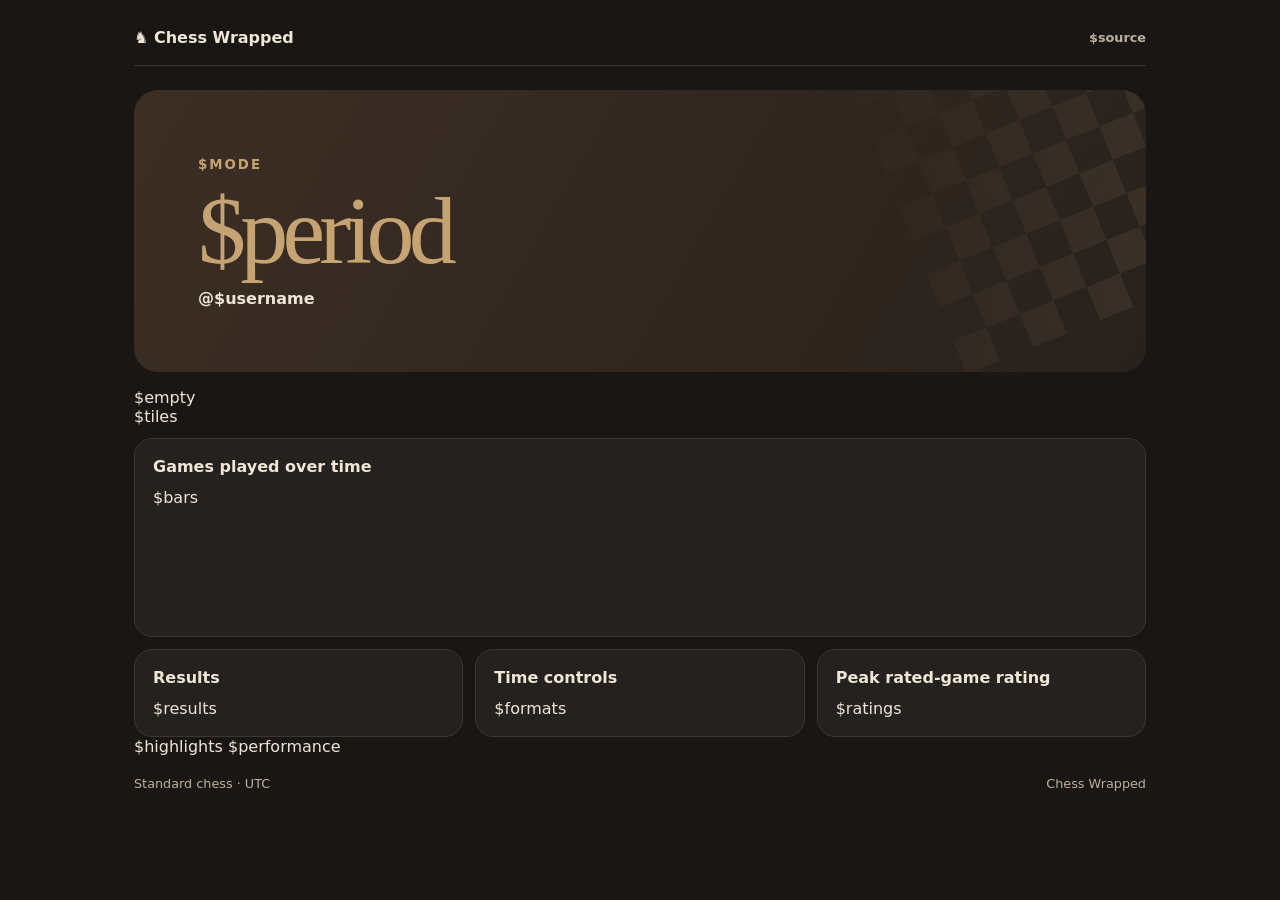
<file: python/report.html>
<!doctype html>
<html lang="en">
<head>
<meta charset="utf-8">
<meta name="viewport" content="width=device-width, initial-scale=1">
<title>$username · $period · Chess Wrapped</title>
<style>
:root{color-scheme:dark;--ink:#f0e6d8;--muted:#bdb0a1;--gold:#c5a373;--panel:#25211e;--line:#40362e}
*{box-sizing:border-box}
body{margin:0;background:#191614;color:var(--ink);font:16px system-ui,sans-serif}
main{max-width:1060px;margin:auto;padding:28px 24px 38px}
header,footer{display:flex;justify-content:space-between;gap:1rem;align-items:center}
header{border-bottom:1px solid var(--line);padding-bottom:18px;font-weight:700}
header span:last-child,footer{color:var(--muted);font-size:.8rem}
.hero{position:relative;isolation:isolate;overflow:hidden;background:linear-gradient(120deg,#3c2e24,#28211c);color:var(--ink);border-radius:24px;padding:clamp(24px,6vw,64px);margin:24px 0 16px}
.hero::after{content:"";position:absolute;z-index:-1;width:360px;height:360px;right:-100px;top:-130px;transform:rotate(-22deg);background:repeating-conic-gradient(#d9bd9422 0% 25%,transparent 0% 50%) 0/72px 72px;mask-image:linear-gradient(120deg,transparent,#000)}
h1{font:500 clamp(2.7rem,8vw,6rem)/.96 Georgia,serif;letter-spacing:-.06em;margin:12px 0}
.hero h1,.hero small{color:var(--gold)}
.hero p{margin:0;font-weight:700;overflow-wrap:anywhere}
.hero small{text-transform:uppercase;letter-spacing:.15em;font-weight:800}
.tiles,.details{display:grid;grid-template-columns:repeat(3,minmax(0,1fr));gap:12px}
.tile,article{background:var(--panel);border:1px solid var(--line);border-radius:18px;padding:18px}
.tile strong{display:block;color:var(--gold);font-size:clamp(1.3rem,4vw,2.6rem);line-height:1.1}
.tile span{display:block;color:var(--muted);font-size:.82rem;margin-top:7px}
.activity{margin:12px 0}
h2{font-size:1rem;margin:0 0 12px}
.chart{height:130px;display:flex;gap:clamp(2px,.7vw,8px);padding:0 0 20px}
.bar{flex:1;min-width:0;position:relative;display:flex;align-items:flex-end;background:#342b24;border-radius:4px}
.bar span{width:100%;background:linear-gradient(#c5a373,#92714f);border-radius:4px}
.bar small{position:absolute;left:50%;transform:translateX(-50%);bottom:-19px;color:var(--muted);font-size:clamp(.5rem,1.6vw,.7rem)}
ul{margin:0;padding:0;list-style:none}
li{display:flex;justify-content:space-between;gap:10px;padding:8px 0;border-top:1px solid var(--line);color:var(--muted);font-size:.88rem}
li strong{color:var(--ink)}
footer{margin-top:20px}
@media(max-width:560px){main{padding:20px 12px}.details{grid-template-columns:1fr}.tile{padding:12px}.tile span{font-size:.72rem}}
@media print{body{-webkit-print-color-adjust:exact;print-color-adjust:exact}}
.report-highlights{display:grid;grid-template-columns:2fr 1fr;gap:12px;margin-top:12px}
.report-highlights h3{font-size:.85rem;margin:0 0 8px}
.report-highlights p,.calendar-legend{font-size:.86rem;color:var(--muted)}
.opening-columns{display:grid;grid-template-columns:repeat(2,minmax(0,1fr));gap:12px}
.upset-gap{font-size:1.45rem;color:var(--gold)}
.report-highlights a{color:var(--gold);text-underline-offset:.2em}
.chess-calendar{grid-column:1/-1}
.calendar-months{display:grid;grid-template-columns:repeat(auto-fill,minmax(152px,1fr));gap:14px}
.calendar-month{max-width:230px;width:100%}
.calendar-grid{display:grid;grid-template-columns:repeat(7,minmax(0,1fr));gap:3px;text-align:center;font-size:.7rem;color:var(--muted)}
.calendar-day{display:grid;place-items:center;min-height:20px;border-radius:3px;color:var(--ink)}
.calendar-legend{display:flex;gap:4px;align-items:center;margin-top:12px}
.calendar-legend span{display:inline-block;width:12px;height:12px;border-radius:2px}
.level-0{background:#352d26}
.level-1{background:#574533}
.level-2{background:#71563c;color:var(--ink)}
.level-3{background:#a78961;color:#19130e}
.level-4{background:var(--gold);color:#19130e}
@media(max-width:680px){.report-highlights{grid-template-columns:1fr}}
.performance{display:grid;grid-template-columns:1fr 2fr;gap:12px;margin-top:12px}
.performance h3{font-size:.86rem;margin:0 0 6px}
.performance p,.rating-dates,.opening-score span{font-size:.83rem;color:var(--muted)}
.rating-journey{grid-column:1/-1}
.rating-series-grid{display:grid;grid-template-columns:repeat(auto-fit,minmax(min(100%,195px),1fr));gap:12px}
.rating-series{padding:12px;border:1px solid var(--line);border-radius:10px}
.rating-change{display:inline-block;margin-left:5px;color:var(--gold);font-size:.8rem}
.rating-series svg{display:block;width:100%;margin:6px 0;color:var(--gold)}
.rating-series polyline{fill:none;stroke:currentColor;stroke-width:1.5;vector-effect:non-scaling-stroke;stroke-linejoin:round}
.rating-series circle{fill:currentColor}
.performance-leader{font-size:1.3rem;color:var(--gold);overflow-wrap:anywhere}
.opening-score{text-align:right;flex-shrink:0}
.opening-score span{display:block}
.opening-best{display:block;color:var(--gold);font-size:.76rem}
.opening-replays a{color:var(--gold);display:inline-block;margin:4px 8px 0 0;font-size:.76rem;text-underline-offset:.15em}
@media(max-width:680px){.performance{grid-template-columns:1fr}.opening-score{white-space:normal;max-width:45%}}
.rating-milestones{margin-top:10px;border-top:1px solid var(--line);padding-top:9px;font-size:.82rem}
.rating-milestones summary{cursor:pointer;color:var(--gold);font-weight:650}
.rating-milestones ul{margin-top:8px}
.rating-milestones li span,.rating-milestones li a{display:block;margin-top:3px;overflow-wrap:anywhere}
.rating-milestones a{color:var(--gold);text-underline-offset:.18em}
</style>
</head>
<body>
<main>
<header><span>♞ Chess Wrapped</span><span>$source</span></header>
<section class="hero"><small>$mode</small><h1>$period</h1><p>@$username</p></section>
$empty
<section class="tiles" aria-label="Highlights">$tiles</section>
<article class="activity"><h2>Games played over time</h2><div class="chart">$bars</div></article>
<section class="details">
<article><h2>Results</h2><ul>$results</ul></article>
<article><h2>Time controls</h2><ul>$formats</ul></article>
<article><h2>Peak rated-game rating</h2><ul>$ratings</ul></article>
</section>
$highlights
$performance
<footer><span>Standard chess · UTC</span><span>Chess Wrapped</span></footer>
</main>
</body>
</html>
</file>
<file: report.css>
:root{color-scheme:dark;--ink:#f0e6d8;--muted:#bdb0a1;--gold:#c5a373;--panel:#25211e;--line:#40362e}
*{box-sizing:border-box}
body{margin:0;background:#191614;color:var(--ink);font:16px system-ui,sans-serif}
main{max-width:1060px;margin:auto;padding:28px 24px 38px}
header,footer{display:flex;justify-content:space-between;gap:1rem;align-items:center}
header{border-bottom:1px solid var(--line);padding-bottom:18px;font-weight:700}
header span:last-child,footer{color:var(--muted);font-size:.8rem}
.hero{position:relative;isolation:isolate;overflow:hidden;background:linear-gradient(120deg,#3c2e24,#28211c);color:var(--ink);border-radius:24px;padding:clamp(24px,6vw,64px);margin:24px 0 16px}
.hero::after{content:"";position:absolute;z-index:-1;width:360px;height:360px;right:-100px;top:-130px;transform:rotate(-22deg);background:repeating-conic-gradient(#d9bd9422 0% 25%,transparent 0% 50%) 0/72px 72px;mask-image:linear-gradient(120deg,transparent,#000)}
h1{font:500 clamp(2.7rem,8vw,6rem)/.96 Georgia,serif;letter-spacing:-.06em;margin:12px 0}
.hero h1,.hero small{color:var(--gold)}
.hero p{margin:0;font-weight:700;overflow-wrap:anywhere}
.hero small{text-transform:uppercase;letter-spacing:.15em;font-weight:800}
.tiles,.details{display:grid;grid-template-columns:repeat(3,minmax(0,1fr));gap:12px}
.tile,article{background:var(--panel);border:1px solid var(--line);border-radius:18px;padding:18px}
.tile strong{display:block;color:var(--gold);font-size:clamp(1.3rem,4vw,2.6rem);line-height:1.1}
.tile span{display:block;color:var(--muted);font-size:.82rem;margin-top:7px}
.activity{margin:12px 0}
h2{font-size:1rem;margin:0 0 12px}
.chart{height:130px;display:flex;gap:clamp(2px,.7vw,8px);padding:0 0 20px}
.bar{flex:1;min-width:0;position:relative;display:flex;align-items:flex-end;background:#342b24;border-radius:4px}
.bar span{width:100%;background:linear-gradient(#c5a373,#92714f);border-radius:4px}
.bar small{position:absolute;left:50%;transform:translateX(-50%);bottom:-19px;color:var(--muted);font-size:clamp(.5rem,1.6vw,.7rem)}
ul{margin:0;padding:0;list-style:none}
li{display:flex;justify-content:space-between;gap:10px;padding:8px 0;border-top:1px solid var(--line);color:var(--muted);font-size:.88rem}
li strong{color:var(--ink)}
footer{margin-top:20px}
@media(max-width:560px){main{padding:20px 12px}.details{grid-template-columns:1fr}.tile{padding:12px}.tile span{font-size:.72rem}}
@media print{body{-webkit-print-color-adjust:exact;print-color-adjust:exact}}
.report-highlights{display:grid;grid-template-columns:2fr 1fr;gap:12px;margin-top:12px}
.report-highlights h3{font-size:.85rem;margin:0 0 8px}
.report-highlights p,.calendar-legend{font-size:.86rem;color:var(--muted)}
.opening-columns{display:grid;grid-template-columns:repeat(2,minmax(0,1fr));gap:12px}
.upset-gap{font-size:1.45rem;color:var(--gold)}
.report-highlights a{color:var(--gold);text-underline-offset:.2em}
.chess-calendar{grid-column:1/-1}
.calendar-months{display:grid;grid-template-columns:repeat(auto-fill,minmax(152px,1fr));gap:14px}
.calendar-month{max-width:230px;width:100%}
.calendar-grid{display:grid;grid-template-columns:repeat(7,minmax(0,1fr));gap:3px;text-align:center;font-size:.7rem;color:var(--muted)}
.calendar-day{display:grid;place-items:center;min-height:20px;border-radius:3px;color:var(--ink)}
.calendar-legend{display:flex;gap:4px;align-items:center;margin-top:12px}
.calendar-legend span{display:inline-block;width:12px;height:12px;border-radius:2px}
.level-0{background:#352d26}
.level-1{background:#574533}
.level-2{background:#71563c;color:var(--ink)}
.level-3{background:#a78961;color:#19130e}
.level-4{background:var(--gold);color:#19130e}
@media(max-width:680px){.report-highlights{grid-template-columns:1fr}}
.performance{display:grid;grid-template-columns:1fr 2fr;gap:12px;margin-top:12px}
.performance h3{font-size:.86rem;margin:0 0 6px}
.performance p,.rating-dates,.opening-score span{font-size:.83rem;color:var(--muted)}
.rating-journey{grid-column:1/-1}
.rating-series-grid{display:grid;grid-template-columns:repeat(auto-fit,minmax(min(100%,195px),1fr));gap:12px}
.rating-series{padding:12px;border:1px solid var(--line);border-radius:10px}
.rating-change{display:inline-block;margin-left:5px;color:var(--gold);font-size:.8rem}
.rating-series svg{display:block;width:100%;margin:6px 0;color:var(--gold)}
.rating-series polyline{fill:none;stroke:currentColor;stroke-width:1.5;vector-effect:non-scaling-stroke;stroke-linejoin:round}
.rating-series circle{fill:currentColor}
.performance-leader{font-size:1.3rem;color:var(--gold);overflow-wrap:anywhere}
.opening-score{text-align:right;flex-shrink:0}
.opening-score span{display:block}
.opening-best{display:block;color:var(--gold);font-size:.76rem}
.opening-replays a{color:var(--gold);display:inline-block;margin:4px 8px 0 0;font-size:.76rem;text-underline-offset:.15em}
@media(max-width:680px){.performance{grid-template-columns:1fr}.opening-score{white-space:normal;max-width:45%}}
.rating-milestones{margin-top:10px;border-top:1px solid var(--line);padding-top:9px;font-size:.82rem}
.rating-milestones summary{cursor:pointer;color:var(--gold);font-weight:650}
.rating-milestones ul{margin-top:8px}
.rating-milestones li span,.rating-milestones li a{display:block;margin-top:3px;overflow-wrap:anywhere}
.rating-milestones a{color:var(--gold);text-underline-offset:.18em}
</file>
